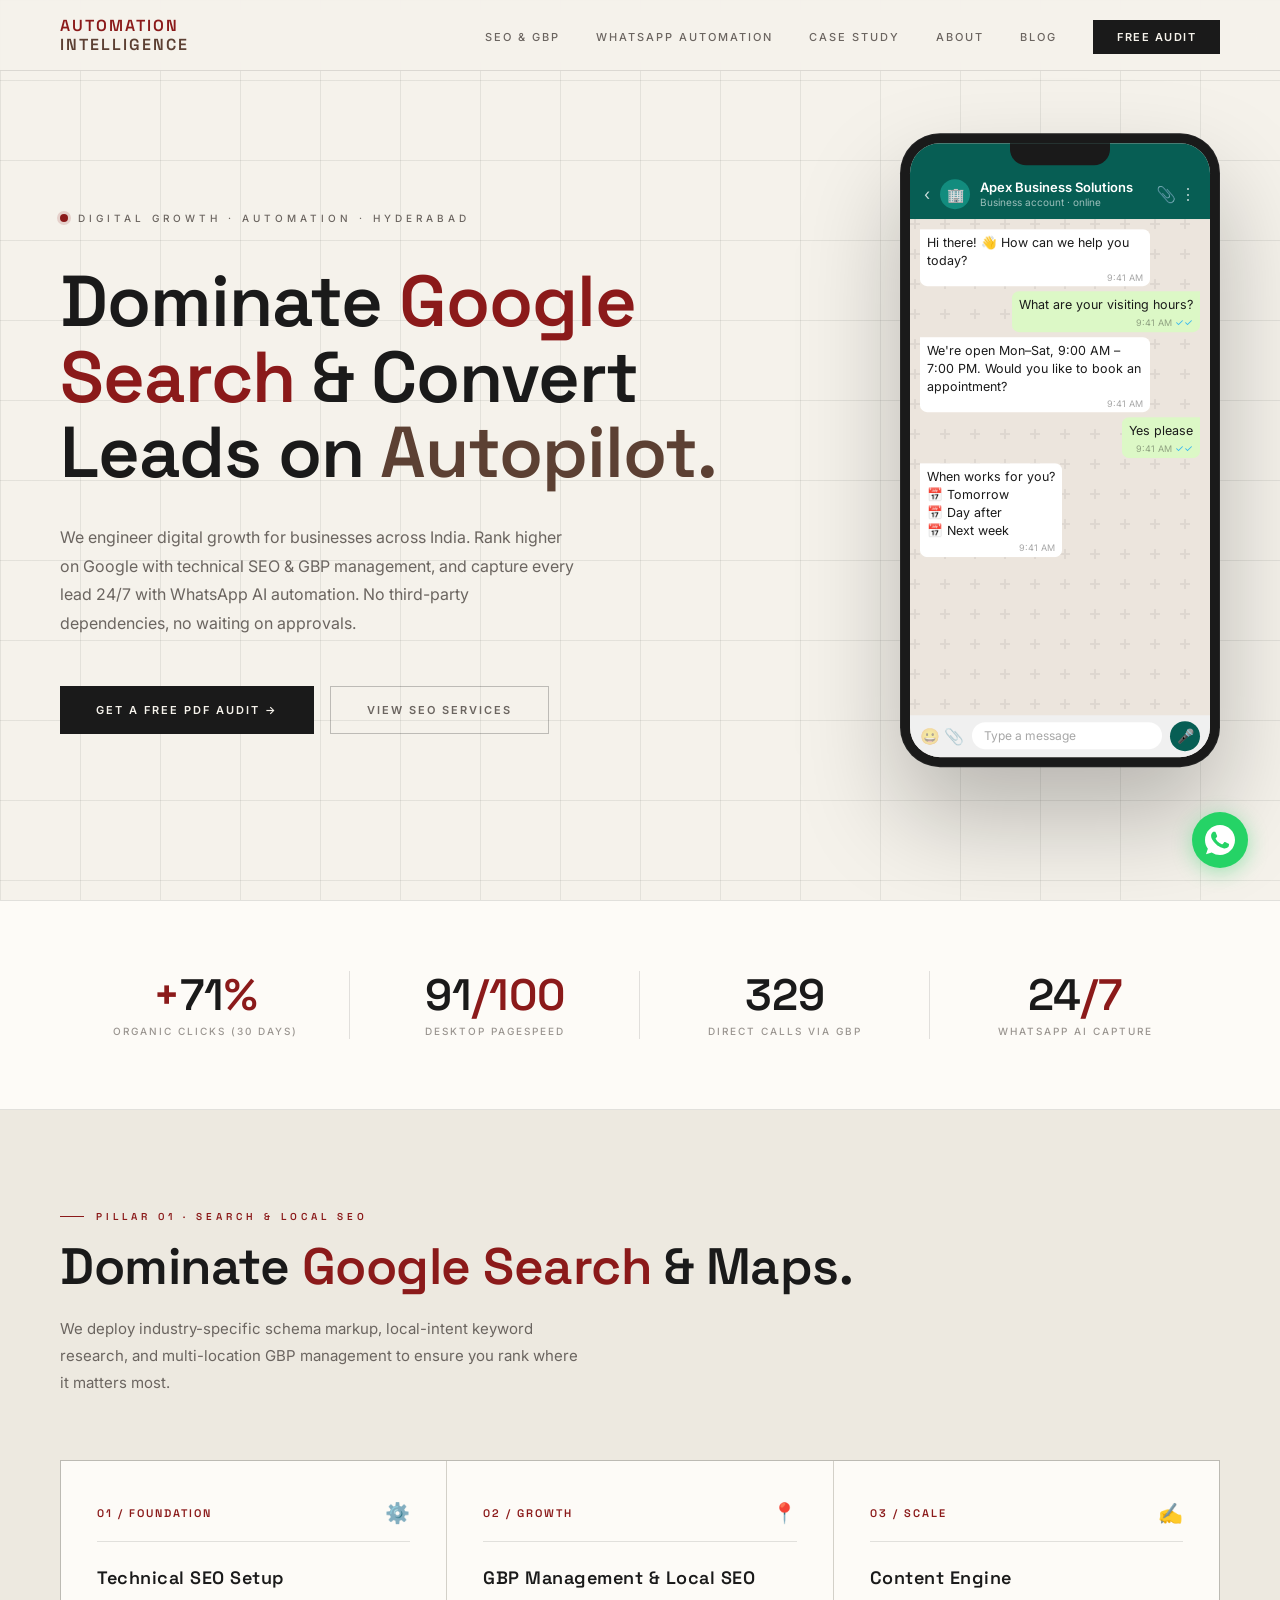
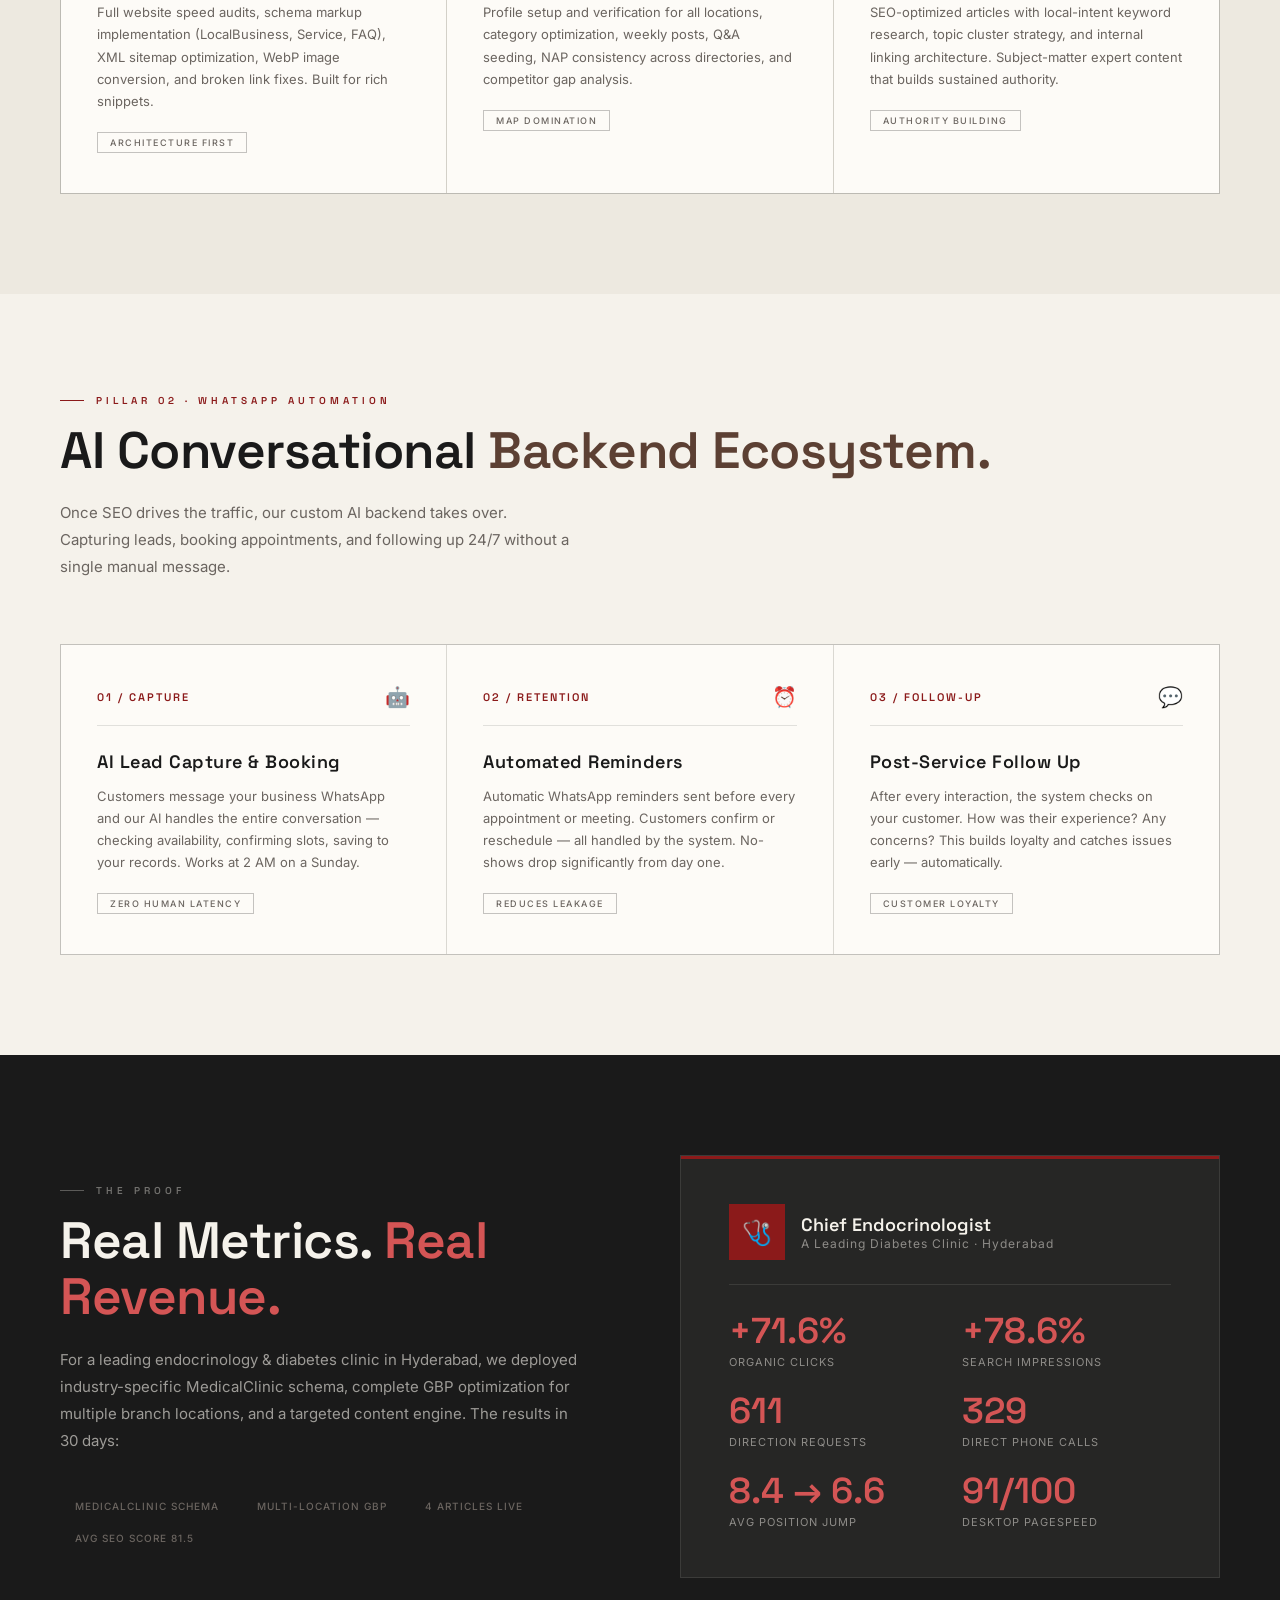
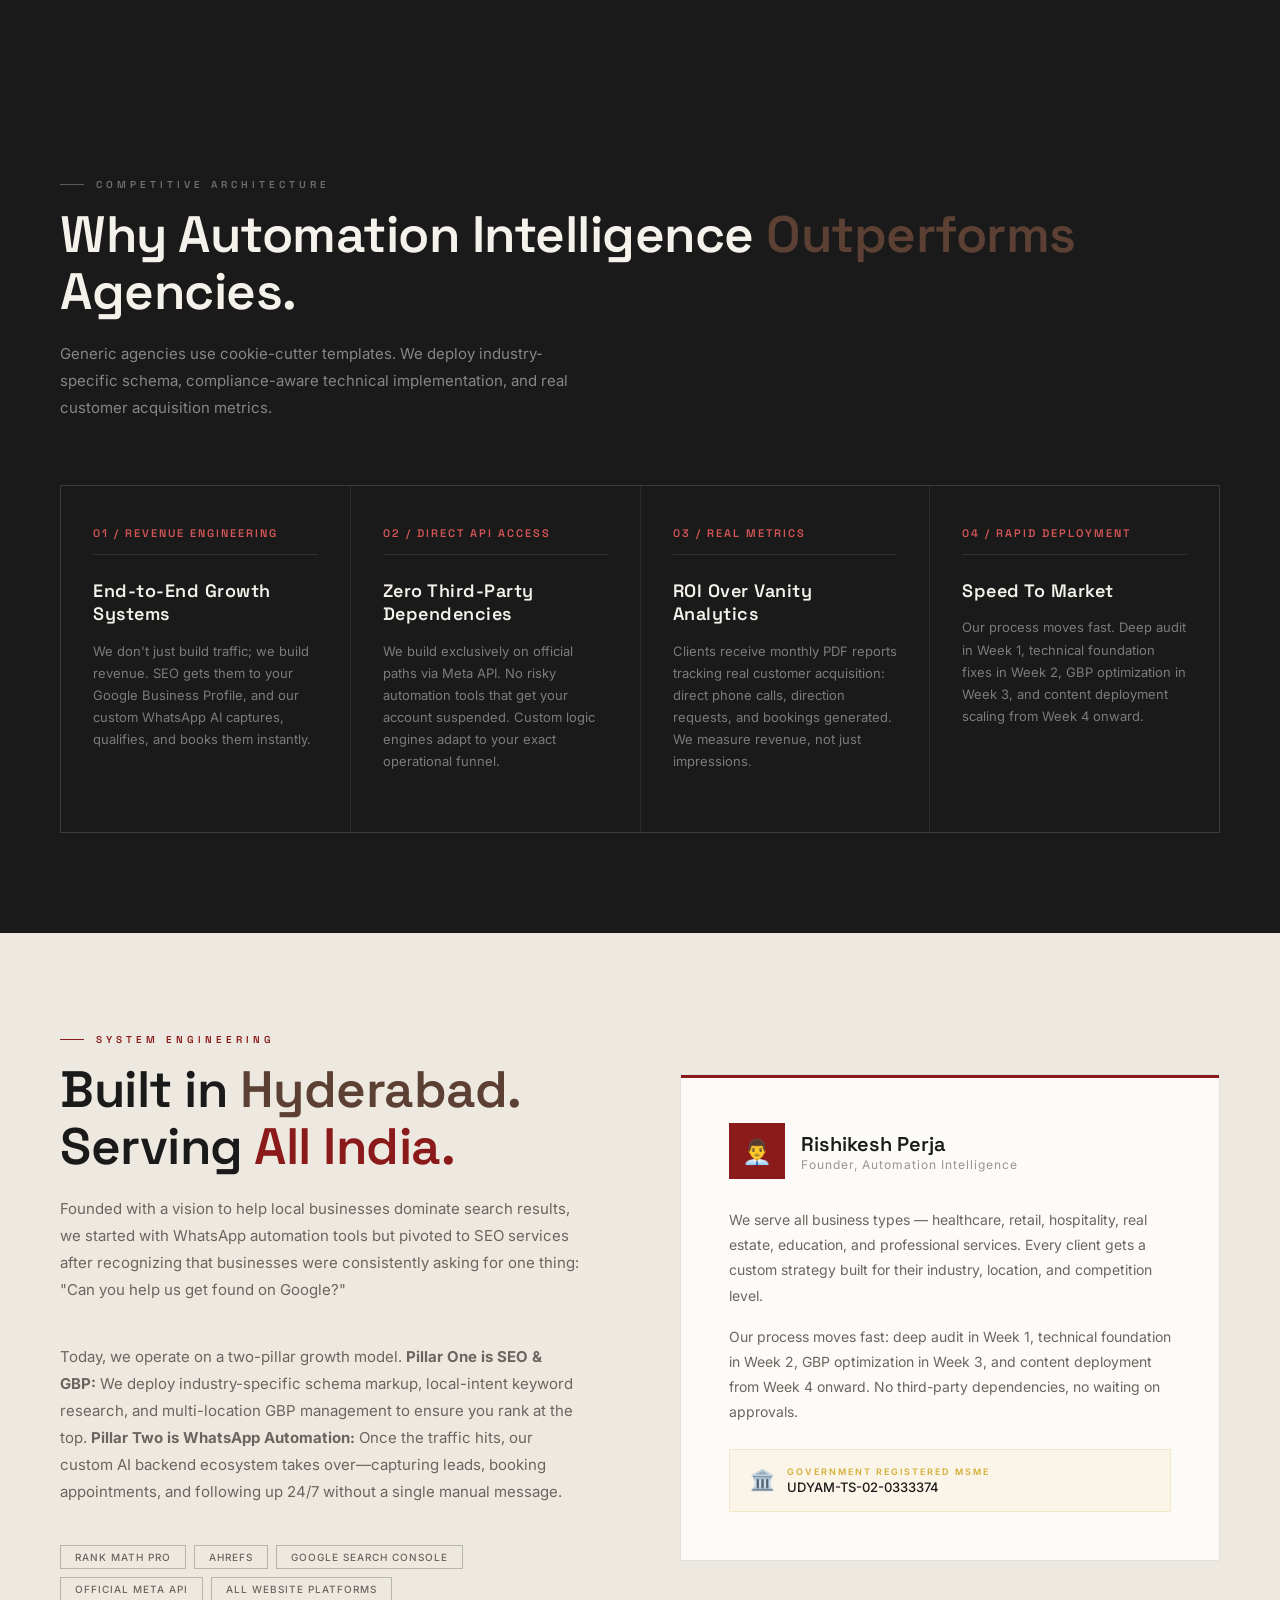
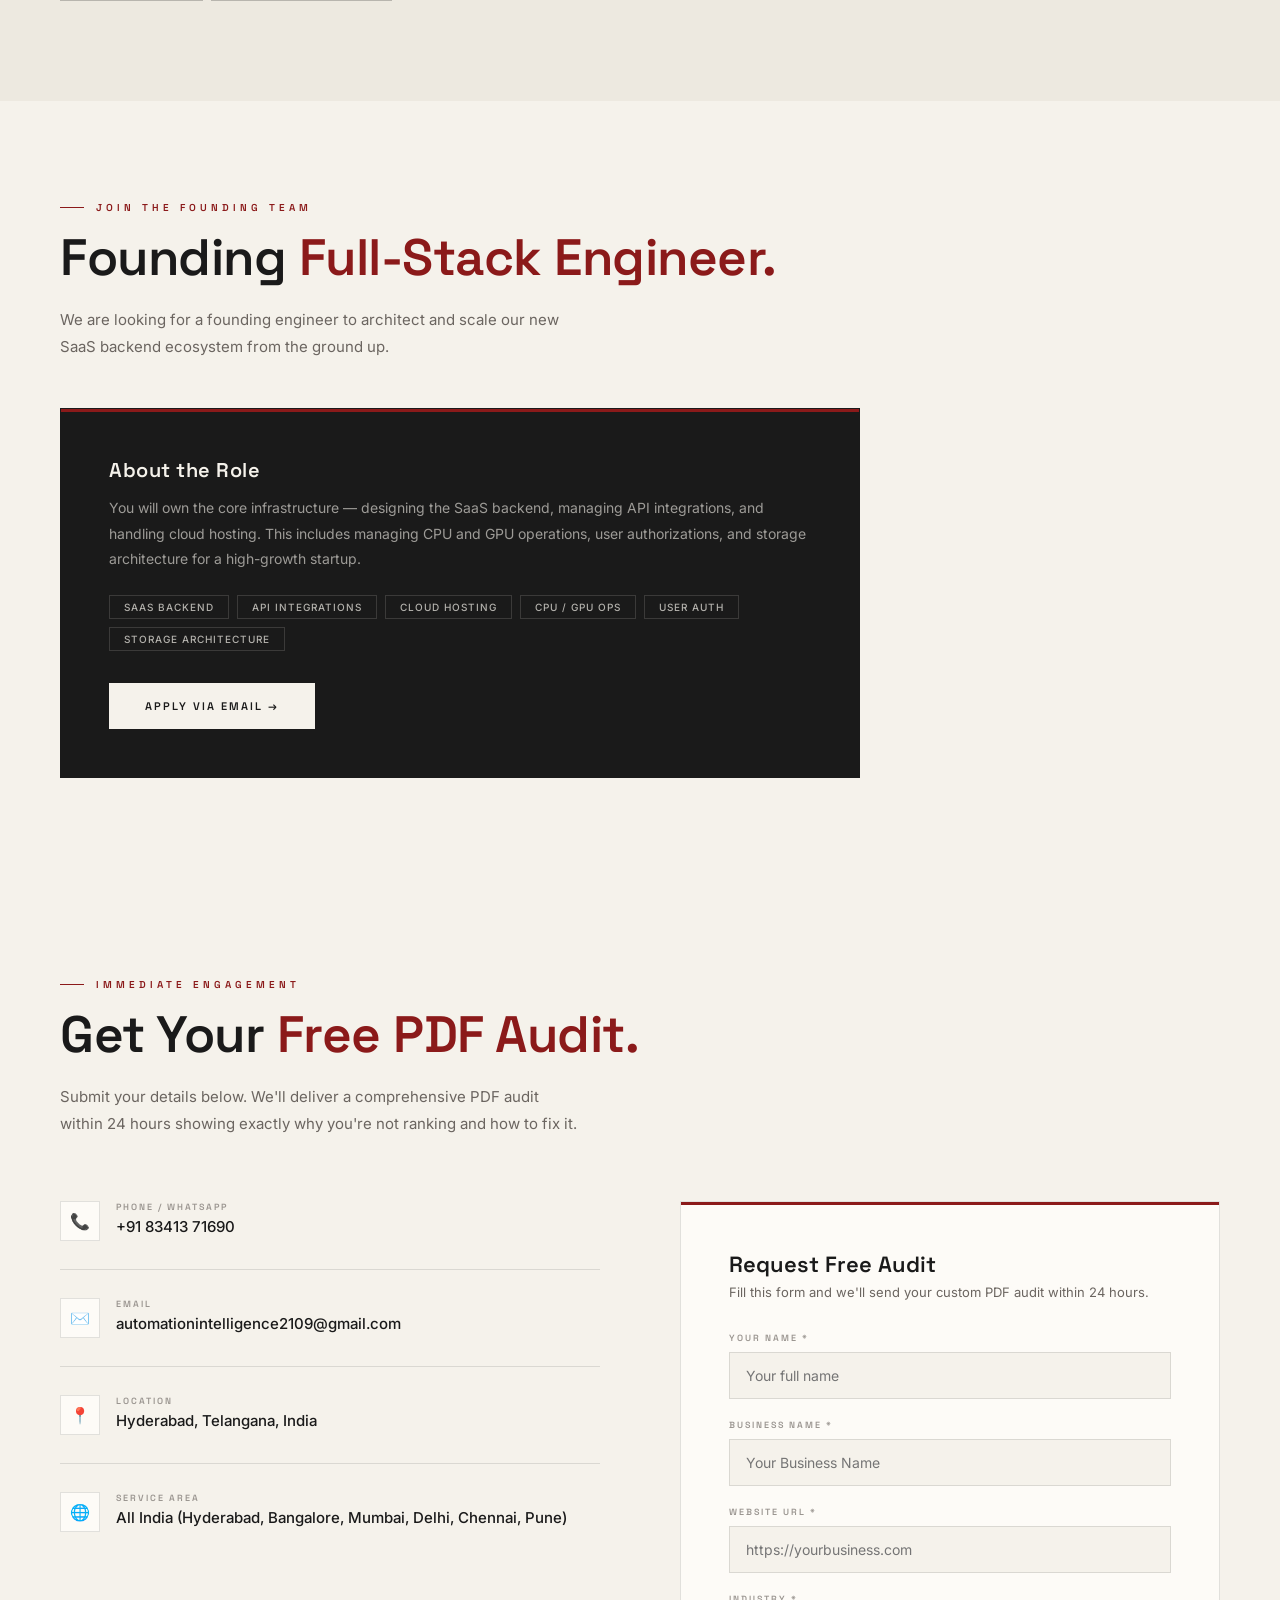
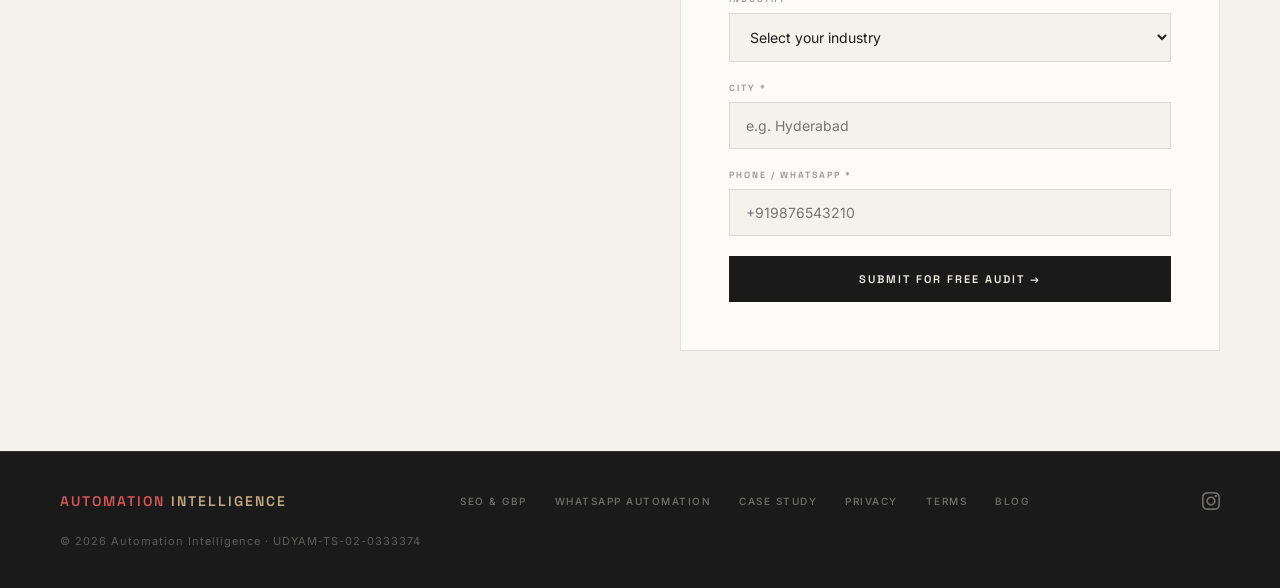
<file: index.html>
<!DOCTYPE html>
<html lang="en">
<head>
<meta charset="UTF-8">
<meta name="viewport" content="width=device-width, initial-scale=1.0">
<title>Automation Intelligence — SEO & WhatsApp Automation for Businesses</title>
<link rel="icon" type="image/x-icon" href="/favicon.ico">
<link rel="icon" type="image/png" sizes="32x32" href="/favicon-32x32.png">
<link rel="icon" type="image/png" sizes="16x16" href="/favicon-16x16.png">
<link rel="apple-touch-icon" sizes="180x180" href="/apple-touch-icon.png">
<link rel="manifest" href="/site.webmanifest">
<meta name="description" content="Automation Intelligence helps businesses across India dominate Google search and automate lead capture. Specializing in Technical SEO, Google Business Profile, and WhatsApp AI automation.">

<meta property="og:title" content="Automation Intelligence — Digital Growth & Automation">
<meta property="og:description" content="Dominate local search with industry-specific SEO and 24/7 WhatsApp AI automation.">
<meta property="og:type" content="website">
<meta property="og:url" content="https://automationintelligence.in/">
<meta property="og:image" content="https://automationintelligence.in/og-image.png">
<meta name="google-site-verification" content="5ESyq07wDT2f8B3qOu12J8its3qr6568YYkRnsnd6F0" />
<link rel="canonical" href="https://automationintelligence.in/">
<link href="https://fonts.googleapis.com/css2?family=Space+Grotesk:wght@300;400;500;600;700&family=Inter:wght@300;400;500;600&display=swap" rel="stylesheet">
<style>
:root {
  --bg: #F5F2EB;
  --bg-alt: #EDE9E0;
  --bg-card: #FDFBF7;
  --red: #8B1A1A;
  --red-light: #A63232;
  --brown: #5C4033;
  --brown-light: #7A6258;
  --text: #1A1A1A;
  --text-muted: #6B6560;
  --text-light: #9A9590;
  --border: rgba(26,26,26,0.12);
  --border-strong: rgba(26,26,26,0.25);
  --line: rgba(26,26,26,0.08);
  --wa-dark: #075E54;
  --wa-teal: #128C7E;
  --wa-light: #25D366;
  --wa-bg: #ECE5DD;
  --wa-bot: #FFFFFF;
  --wa-user: #DCF8C6;
}

* { margin: 0; padding: 0; box-sizing: border-box; }

html { scroll-behavior: smooth; }

body {
  font-family: 'Inter', sans-serif;
  background: var(--bg);
  color: var(--text);
  overflow-x: hidden;
  -webkit-font-smoothing: antialiased;
}

body::before {
  content: '';
  position: fixed;
  inset: 0;
  background-image: 
    linear-gradient(var(--line) 1px, transparent 1px),
    linear-gradient(90deg, var(--line) 1px, transparent 1px);
  background-size: 80px 80px;
  pointer-events: none;
  z-index: 0;
}

.circuit-dot {
  width: 8px;
  height: 8px;
  background: var(--red);
  border-radius: 50%;
  flex-shrink: 0;
  box-shadow: 0 0 0 3px rgba(139,26,26,0.15);
}

/* ─── NAVBAR ─── */
nav {
  position: fixed;
  top: 0;
  left: 0;
  right: 0;
  z-index: 100;
  padding: 16px 60px;
  display: flex;
  align-items: center;
  justify-content: space-between;
  backdrop-filter: blur(20px);
  background: rgba(245,242,235,0.9);
  border-bottom: 1px solid var(--border);
  transition: all 0.3s ease;
}

.nav-logo {
  font-family: 'Space Grotesk', sans-serif;
  font-size: 16px;
  font-weight: 600;
  letter-spacing: 2px;
  text-transform: uppercase;
  line-height: 1.2;
}

.nav-logo .red { color: var(--red); }
.nav-logo .brown { color: var(--brown); }

.nav-links {
  display: flex;
  gap: 36px;
  list-style: none;
  align-items: center;
}

.nav-links a {
  color: var(--text-muted);
  text-decoration: none;
  font-size: 11px;
  font-weight: 500;
  letter-spacing: 2px;
  text-transform: uppercase;
  transition: color 0.3s;
}

.nav-links a:hover { color: var(--text); }

.nav-cta {
  background: var(--text) !important;
  color: var(--bg) !important;
  padding: 10px 24px !important;
  border-radius: 0 !important;
  font-weight: 600 !important;
  letter-spacing: 1.5px !important;
}

.nav-cta:hover { background: var(--red) !important; color: white !important; }

/* ─── HAMBURGER ─── */
.nav-hamburger {
  display: none;
  flex-direction: column;
  gap: 5px;
  cursor: pointer;
  padding: 8px;
  z-index: 110;
}

.nav-hamburger span {
  width: 24px;
  height: 1.5px;
  background: var(--text);
  transition: all 0.3s;
}

.nav-hamburger.active span:nth-child(1) { transform: rotate(45deg) translate(5px, 5px); }
.nav-hamburger.active span:nth-child(2) { opacity: 0; }
.nav-hamburger.active span:nth-child(3) { transform: rotate(-45deg) translate(5px, -5px); }

/* ─── MOBILE MENU ─── */
.mobile-menu {
  display: none;
  position: fixed;
  inset: 0;
  background: rgba(245,242,235,0.98);
  z-index: 105;
  flex-direction: column;
  align-items: center;
  justify-content: center;
  gap: 28px;
  opacity: 0;
  pointer-events: none;
  transition: opacity 0.3s;
}

.mobile-menu.open { opacity: 1; pointer-events: all; }

.mobile-menu a {
  font-family: 'Space Grotesk', sans-serif;
  font-size: 24px;
  color: var(--text-muted);
  text-decoration: none;
  letter-spacing: 3px;
  text-transform: uppercase;
  font-weight: 500;
  transition: color 0.3s;
}

.mobile-menu a:hover { color: var(--red); }

/* ─── HERO ─── */
.hero {
  min-height: 100vh;
  display: flex;
  align-items: center;
  position: relative;
  overflow: hidden;
  padding: 140px 60px 100px;
}

.hero-content {
  position: relative;
  z-index: 2;
  max-width: 680px;
}

.hero-badge {
  display: inline-flex;
  align-items: center;
  gap: 10px;
  font-size: 10px;
  letter-spacing: 4px;
  text-transform: uppercase;
  color: var(--text-muted);
  margin-bottom: 40px;
  font-weight: 500;
}

.hero-badge .circuit-dot { animation: pulse 2s infinite; }

@keyframes pulse {
  0%, 100% { opacity: 1; transform: scale(1); }
  50% { opacity: 0.5; transform: scale(1.4); }
}

.hero h1 {
  font-family: 'Space Grotesk', sans-serif;
  font-size: clamp(40px, 6vw, 72px);
  font-weight: 600;
  line-height: 1.05;
  letter-spacing: -1px;
  margin-bottom: 32px;
}

.hero h1 .red { color: var(--red); }
.hero h1 .brown { color: var(--brown); }

.hero p {
  font-size: 16px;
  color: var(--text-muted);
  line-height: 1.8;
  max-width: 520px;
  margin-bottom: 48px;
  font-weight: 400;
}

.hero-actions {
  display: flex;
  gap: 16px;
  flex-wrap: wrap;
}

.btn-primary {
  background: var(--text);
  color: var(--bg);
  padding: 16px 36px;
  font-size: 11px;
  font-weight: 600;
  text-decoration: none;
  border: none;
  cursor: pointer;
  transition: all 0.3s;
  letter-spacing: 2px;
  text-transform: uppercase;
  display: inline-flex;
  align-items: center;
  gap: 8px;
}

.btn-primary:hover {
  background: var(--red);
  color: white;
  transform: translateY(-2px);
}

.btn-secondary {
  background: transparent;
  color: var(--text-muted);
  padding: 16px 36px;
  font-size: 11px;
  font-weight: 600;
  text-decoration: none;
  border: 1px solid var(--border-strong);
  cursor: pointer;
  transition: all 0.3s;
  letter-spacing: 2px;
  text-transform: uppercase;
  display: inline-flex;
  align-items: center;
  gap: 8px;
}

.btn-secondary:hover {
  border-color: var(--text);
  color: var(--text);
}

/* ─── PHONE MOCKUP ─── */
.hero-visual {
  position: absolute;
  right: 60px;
  top: 50%;
  transform: translateY(-50%);
  width: 320px;
}

.phone-frame {
  background: #1a1a1a;
  border-radius: 40px;
  padding: 10px;
  box-shadow: 
    0 50px 100px rgba(0,0,0,0.25),
    0 0 0 1px rgba(255,255,255,0.08),
    inset 0 0 0 1px rgba(255,255,255,0.05);
  position: relative;
}

.phone-notch {
  width: 100px;
  height: 22px;
  background: #1a1a1a;
  border-radius: 0 0 16px 16px;
  position: absolute;
  top: 10px;
  left: 50%;
  transform: translateX(-50%);
  z-index: 10;
}

.phone-screen {
  border-radius: 30px;
  overflow: hidden;
  background: var(--wa-bg);
}

/* ─── WHATSAPP CHAT UI ─── */
.wa-header {
  background: var(--wa-dark);
  padding: 36px 14px 10px;
  display: flex;
  align-items: center;
  gap: 10px;
}

.wa-back {
  color: rgba(255,255,255,0.8);
  font-size: 16px;
  flex-shrink: 0;
}

.wa-avatar {
  width: 30px;
  height: 30px;
  background: var(--wa-teal);
  border-radius: 50%;
  display: flex;
  align-items: center;
  justify-content: center;
  font-size: 14px;
  flex-shrink: 0;
}

.wa-header-info { flex: 1; }

.wa-header-name {
  font-family: 'Inter', sans-serif;
  font-size: 13px;
  font-weight: 600;
  color: white;
  line-height: 1.2;
}

.wa-header-status {
  font-family: 'Inter', sans-serif;
  font-size: 10px;
  color: rgba(255,255,255,0.6);
}

.wa-header-actions {
  display: flex;
  gap: 14px;
  color: rgba(255,255,255,0.7);
  font-size: 16px;
}

.wa-chat {
  padding: 10px 10px 14px;
  min-height: 340px;
  display: flex;
  flex-direction: column;
  gap: 5px;
  background: var(--wa-bg);
  position: relative;
}

.wa-chat::before {
  content: '';
  position: absolute;
  inset: 0;
  opacity: 0.06;
  background-image: url("data:image/svg+xml,%3Csvg width='60' height='60' viewBox='0 0 60 60' xmlns='http://www.w3.org/2000/svg'%3E%3Cg fill='none' fill-rule='evenodd'%3E%3Cg fill='%23000000' fill-opacity='1'%3E%3Cpath d='M36 34v-4h-2v4h-4v2h4v4h2v-4h4v-2h-4zm0-30V0h-2v4h-4v2h4v4h2V6h4V4h-4zM6 34v-4H4v4H0v2h4v4h2v-4h4v-2H6zM6 4V0H4v4H0v2h4v4h2V6h4V4H6z'/%3E%3C/g%3E%3C/g%3E%3C/svg%3E");
  pointer-events: none;
}

.wa-msg {
  max-width: 82%;
  padding: 5px 7px 2px;
  border-radius: 6px;
  font-family: 'Inter', sans-serif;
  font-size: 12.5px;
  line-height: 1.45;
  position: relative;
  z-index: 1;
}

.wa-msg.bot {
  background: var(--wa-bot);
  align-self: flex-start;
  border-radius: 0 7px 7px 7px;
  color: #1a1a1a;
}

.wa-msg.user {
  background: var(--wa-user);
  align-self: flex-end;
  border-radius: 7px 0 7px 7px;
  color: #1a1a1a;
}

.wa-msg .wa-time {
  font-size: 9px;
  color: rgba(0,0,0,0.35);
  text-align: right;
  margin-top: 1px;
  display: flex;
  align-items: center;
  justify-content: flex-end;
  gap: 3px;
}

.wa-msg .wa-time .wa-check {
  color: #34B7F1;
  font-size: 10px;
}

.wa-input-bar {
  background: #F0F0F0;
  padding: 6px 10px;
  display: flex;
  align-items: center;
  gap: 8px;
}

.wa-input {
  flex: 1;
  background: white;
  border-radius: 20px;
  padding: 6px 12px;
  font-size: 12px;
  color: rgba(0,0,0,0.35);
  font-family: 'Inter', sans-serif;
}

.wa-input-icons {
  display: flex;
  gap: 12px;
  color: rgba(0,0,0,0.4);
  font-size: 16px;
}

.wa-send {
  width: 30px;
  height: 30px;
  background: var(--wa-dark);
  border-radius: 50%;
  display: flex;
  align-items: center;
  justify-content: center;
  color: white;
  font-size: 14px;
  flex-shrink: 0;
}

/* ─── STATS ─── */
.stats {
  padding: 48px 60px;
  border-top: 1px solid var(--border);
  border-bottom: 1px solid var(--border);
  display: grid;
  grid-template-columns: repeat(4, 1fr);
  gap: 0;
  background: var(--bg-card);
  position: relative;
}

.stat-item {
  text-align: center;
  padding: 24px;
  position: relative;
}

.stat-item:not(:last-child)::after {
  content: '';
  position: absolute;
  right: 0;
  top: 20%;
  height: 60%;
  width: 1px;
  background: var(--border);
}

.stat-num {
  font-family: 'Space Grotesk', sans-serif;
  font-size: clamp(28px, 4vw, 44px);
  font-weight: 600;
  color: var(--text);
  line-height: 1;
  margin-bottom: 8px;
}

.stat-num span { color: var(--red); }

.stat-label {
  font-size: 10px;
  color: var(--text-light);
  letter-spacing: 2px;
  text-transform: uppercase;
  font-weight: 500;
}

/* ─── SECTION BASE ─── */
section { padding: 100px 60px; position: relative; }

.section-label {
  font-family: 'Space Grotesk', sans-serif;
  font-size: 10px;
  letter-spacing: 4px;
  text-transform: uppercase;
  color: var(--red);
  margin-bottom: 16px;
  font-weight: 600;
  display: flex;
  align-items: center;
  gap: 12px;
}

.section-label::before {
  content: '';
  width: 24px;
  height: 1px;
  background: var(--red);
}

.section-title {
  font-family: 'Space Grotesk', sans-serif;
  font-size: clamp(32px, 4vw, 52px);
  font-weight: 600;
  line-height: 1.1;
  margin-bottom: 20px;
  letter-spacing: -0.5px;
}

.section-title .red { color: var(--red); }
.section-title .brown { color: var(--brown); }

.section-sub {
  font-size: 15px;
  color: var(--text-muted);
  line-height: 1.8;
  max-width: 520px;
  font-weight: 400;
}

/* ─── SERVICES ─── */
#services-seo { background: var(--bg-alt); }
#services-wa { background: var(--bg); }

.services-grid {
  display: grid;
  grid-template-columns: repeat(3, 1fr);
  gap: 1px;
  margin-top: 64px;
  background: var(--border);
  border: 1px solid var(--border);
}

.service-card {
  background: var(--bg-card);
  padding: 40px 36px;
  transition: all 0.3s ease;
  position: relative;
}

.service-card:hover { background: var(--bg-alt); }

.service-card-header {
  display: flex;
  align-items: center;
  justify-content: space-between;
  margin-bottom: 24px;
  padding-bottom: 16px;
  border-bottom: 1px solid var(--border);
}

.service-num {
  font-family: 'Space Grotesk', sans-serif;
  font-size: 11px;
  font-weight: 600;
  color: var(--red);
  letter-spacing: 2px;
}

.service-icon { font-size: 20px; }

.service-card h3 {
  font-family: 'Space Grotesk', sans-serif;
  font-size: 18px;
  font-weight: 600;
  margin-bottom: 12px;
  color: var(--text);
  letter-spacing: 0.5px;
}

.service-card p {
  font-size: 13px;
  color: var(--text-muted);
  line-height: 1.7;
  font-weight: 400;
}

.service-tag {
  display: inline-block;
  border: 1px solid var(--border-strong);
  color: var(--text-muted);
  font-size: 9px;
  padding: 4px 12px;
  margin-top: 20px;
  letter-spacing: 1.5px;
  text-transform: uppercase;
  font-weight: 500;
}

/* ─── CASE STUDY ─── */
#case-study {
  background: var(--text);
  color: var(--bg);
  display: grid;
  grid-template-columns: 1fr 1fr;
  gap: 80px;
  align-items: center;
}

#case-study .section-label { color: rgba(245,242,235,0.4); }
#case-study .section-label::before { background: rgba(245,242,235,0.3); }
#case-study .section-title { color: var(--bg); }
#case-study .section-title .red { color: #D45555; }
#case-study .section-sub { color: rgba(245,242,235,0.6); }

.case-study-card {
  background: rgba(245,242,235,0.05);
  border: 1px solid rgba(245,242,235,0.1);
  padding: 48px;
  position: relative;
}

.case-study-card::before {
  content: '';
  position: absolute;
  top: 0;
  left: 0;
  right: 0;
  height: 3px;
  background: var(--red);
}

.case-study-header {
  display: flex;
  align-items: center;
  gap: 16px;
  margin-bottom: 28px;
  padding-bottom: 24px;
  border-bottom: 1px solid rgba(245,242,235,0.1);
}

.case-study-avatar {
  width: 56px;
  height: 56px;
  background: var(--red);
  display: flex;
  align-items: center;
  justify-content: center;
  font-size: 24px;
  color: white;
}

.case-study-name {
  font-family: 'Space Grotesk', sans-serif;
  font-size: 18px;
  font-weight: 600;
  color: var(--bg);
}

.case-study-title {
  font-size: 12px;
  color: rgba(245,242,235,0.5);
  letter-spacing: 1px;
}

.case-study-stats {
  display: grid;
  grid-template-columns: 1fr 1fr;
  gap: 24px;
}

.cs-stat-num {
  font-family: 'Space Grotesk', sans-serif;
  font-size: clamp(28px, 3vw, 36px);
  font-weight: 600;
  color: #D45555;
  line-height: 1;
  margin-bottom: 6px;
}

.cs-stat-label {
  font-size: 11px;
  color: rgba(245,242,235,0.5);
  letter-spacing: 1px;
  text-transform: uppercase;
}

/* ─── WHY BETTER ─── */
#why {
  background: var(--text);
  color: var(--bg);
}

#why .section-label { color: rgba(245,242,235,0.4); }
#why .section-label::before { background: rgba(245,242,235,0.3); }
#why .section-title { color: var(--bg); }
#why .section-title .red { color: #D45555; }
#why .section-sub { color: rgba(245,242,235,0.5); }

.why-grid {
  display: grid;
  grid-template-columns: repeat(4, 1fr);
  gap: 1px;
  margin-top: 64px;
  background: rgba(245,242,235,0.08);
  border: 1px solid rgba(245,242,235,0.08);
}

.why-card {
  background: var(--text);
  padding: 40px 32px;
  transition: background 0.3s;
}

.why-card:hover { background: rgba(245,242,235,0.03); }

.why-card-num {
  font-family: 'Space Grotesk', sans-serif;
  font-size: 11px;
  font-weight: 600;
  color: #D45555;
  letter-spacing: 2px;
  margin-bottom: 24px;
  padding-bottom: 14px;
  border-bottom: 1px solid rgba(245,242,235,0.1);
}

.why-card h3 {
  font-family: 'Space Grotesk', sans-serif;
  font-size: 18px;
  font-weight: 600;
  color: var(--bg);
  margin-bottom: 14px;
  letter-spacing: 0.5px;
  line-height: 1.3;
}

.why-card > p {
  font-size: 13px;
  color: rgba(245,242,235,0.45);
  line-height: 1.7;
  margin-bottom: 20px;
}

/* ─── ABOUT ─── */
#about {
  background: var(--bg-alt);
  display: grid;
  grid-template-columns: 1fr 1fr;
  gap: 80px;
  align-items: center;
}

.about-card {
  background: var(--bg-card);
  border: 1px solid var(--border);
  padding: 48px;
  position: relative;
}

.about-card::before {
  content: '';
  position: absolute;
  top: 0;
  left: 0;
  right: 0;
  height: 3px;
  background: var(--red);
}

.about-card-header {
  display: flex;
  align-items: center;
  gap: 16px;
  margin-bottom: 28px;
}

.about-avatar {
  width: 56px;
  height: 56px;
  background: var(--red);
  display: flex;
  align-items: center;
  justify-content: center;
  font-size: 24px;
  color: white;
}

.about-name {
  font-family: 'Space Grotesk', sans-serif;
  font-size: 20px;
  font-weight: 600;
  color: var(--text);
}

.about-title { font-size: 12px; color: var(--text-light); letter-spacing: 1px; }

.about-card p {
  font-size: 14px;
  color: var(--text-muted);
  line-height: 1.8;
  font-weight: 400;
  margin-bottom: 16px;
}

.about-tags { display: flex; flex-wrap: wrap; gap: 8px; margin-top: 24px; }

.about-tag {
  border: 1px solid var(--border-strong);
  color: var(--text-muted);
  font-size: 10px;
  padding: 5px 14px;
  letter-spacing: 1px;
  text-transform: uppercase;
  font-weight: 500;
}

.msme-badge {
  background: rgba(212,175,55,0.08);
  border: 1px solid rgba(212,175,55,0.2);
  padding: 16px 20px;
  margin-top: 24px;
  display: flex;
  align-items: center;
  gap: 12px;
}

.msme-badge .icon { font-size: 20px; }
.msme-badge .msme-label { font-size: 9px; color: #D4AF37; letter-spacing: 2px; text-transform: uppercase; font-weight: 600; }
.msme-badge .msme-num { font-size: 13px; color: var(--text); font-weight: 500; margin-top: 2px; }

/* ─── HIRING ─── */
#hiring {
  background: var(--bg);
  position: relative;
}

.hiring-card {
  background: var(--text);
  color: var(--bg);
  border: 1px solid var(--text);
  padding: 48px;
  position: relative;
  margin-top: 48px;
  max-width: 800px;
}

.hiring-card::before {
  content: '';
  position: absolute;
  top: 0;
  left: 0;
  right: 0;
  height: 3px;
  background: var(--red);
}

.hiring-tags {
  display: flex;
  flex-wrap: wrap;
  gap: 8px;
  margin: 24px 0 32px;
}

.hiring-tag {
  border: 1px solid rgba(245,242,235,0.15);
  color: rgba(245,242,235,0.7);
  font-size: 10px;
  padding: 5px 14px;
  letter-spacing: 1px;
  text-transform: uppercase;
  font-weight: 500;
}

.btn-apply {
  display: inline-flex;
  align-items: center;
  gap: 8px;
  background: var(--bg);
  color: var(--text);
  padding: 16px 36px;
  font-family: 'Space Grotesk', sans-serif;
  font-size: 11px;
  font-weight: 600;
  text-decoration: none;
  border: none;
  cursor: pointer;
  transition: all 0.3s;
  letter-spacing: 2px;
  text-transform: uppercase;
}

.btn-apply:hover {
  background: #D45555;
  color: white;
  transform: translateY(-2px);
}

/* ─── CONTACT ─── */
#contact { background: var(--bg); }

.contact-grid {
  display: grid;
  grid-template-columns: 1fr 1fr;
  gap: 80px;
  margin-top: 64px;
  align-items: start;
}

.contact-info { display: flex; flex-direction: column; gap: 28px; }

.contact-item {
  display: flex;
  gap: 16px;
  align-items: flex-start;
  padding-bottom: 28px;
  border-bottom: 1px solid var(--border);
}

.contact-item:last-child { border-bottom: none; padding-bottom: 0; }

.contact-icon {
  width: 40px;
  height: 40px;
  background: var(--bg-card);
  border: 1px solid var(--border);
  display: flex;
  align-items: center;
  justify-content: center;
  font-size: 16px;
  flex-shrink: 0;
}

.contact-label {
  font-family: 'Space Grotesk', sans-serif;
  font-size: 9px;
  color: var(--text-light);
  letter-spacing: 2px;
  text-transform: uppercase;
  margin-bottom: 4px;
  font-weight: 600;
}

.contact-value { font-size: 15px; color: var(--text); font-weight: 500; }
.contact-value a { color: var(--text); text-decoration: none; }
.contact-value a:hover { color: var(--red); }

.contact-form {
  background: var(--bg-card);
  border: 1px solid var(--border);
  padding: 48px;
  position: relative;
}

.contact-form::before {
  content: '';
  position: absolute;
  top: 0;
  left: 0;
  right: 0;
  height: 3px;
  background: var(--red);
}

.contact-form h3 {
  font-family: 'Space Grotesk', sans-serif;
  font-size: 22px;
  margin-bottom: 6px;
  font-weight: 600;
}

.contact-form > p {
  font-size: 13px;
  color: var(--text-muted);
  margin-bottom: 32px;
  font-weight: 400;
}

.form-group { margin-bottom: 20px; }

.form-group label {
  display: block;
  font-family: 'Space Grotesk', sans-serif;
  font-size: 9px;
  color: var(--text-light);
  letter-spacing: 2px;
  text-transform: uppercase;
  margin-bottom: 8px;
  font-weight: 600;
}

.form-group input,
.form-group textarea,
.form-group select {
  width: 100%;
  background: var(--bg);
  border: 1px solid var(--border);
  padding: 14px 16px;
  color: var(--text);
  font-family: 'Inter', sans-serif;
  font-size: 14px;
  transition: border-color 0.3s;
  outline: none;
}

.form-group input:focus,
.form-group textarea:focus,
.form-group select:focus { border-color: var(--red); }

.form-group input.error,
.form-group textarea.error { border-color: #D45555; }

.form-group select option { background: var(--bg); color: var(--text); }
.form-group textarea { height: 80px; resize: none; }

.form-submit {
  width: 100%;
  background: var(--text);
  color: var(--bg);
  border: none;
  padding: 16px;
  font-family: 'Space Grotesk', sans-serif;
  font-size: 11px;
  font-weight: 600;
  letter-spacing: 2px;
  text-transform: uppercase;
  cursor: pointer;
  transition: all 0.3s;
}

.form-submit:hover { background: var(--red); color: white; }
.form-submit:disabled { opacity: 0.5; cursor: not-allowed; }

.form-submit .spinner {
  display: inline-block;
  width: 14px;
  height: 14px;
  border: 2px solid rgba(245,242,235,0.3);
  border-top-color: var(--bg);
  border-radius: 50%;
  animation: spin 0.6s linear infinite;
  vertical-align: middle;
  margin-right: 8px;
}

@keyframes spin { to { transform: rotate(360deg); } }

.form-status {
  margin-top: 16px;
  padding: 12px 16px;
  font-size: 13px;
  display: none;
}

.form-status.success {
  display: block;
  background: rgba(139,26,26,0.06);
  border: 1px solid rgba(139,26,26,0.2);
  color: var(--red);
}

.form-status.error {
  display: block;
  background: rgba(212,85,85,0.06);
  border: 1px solid rgba(212,85,85,0.2);
  color: #D45555;
}

/* ─── TOAST ─── */
.toast {
  position: fixed;
  bottom: 32px;
  left: 50%;
  transform: translateX(-50%) translateY(20px);
  background: var(--text);
  color: var(--bg);
  padding: 14px 28px;
  font-size: 12px;
  font-weight: 500;
  letter-spacing: 1px;
  z-index: 200;
  opacity: 0;
  pointer-events: none;
  transition: all 0.3s ease;
}

.toast.show { opacity: 1; transform: translateX(-50%) translateY(0); }

/* ─── FOOTER ─── */
footer {
  background: var(--text);
  border-top: 1px solid rgba(245,242,235,0.1);
  padding: 40px 60px;
  display: flex;
  align-items: center;
  justify-content: space-between;
  flex-wrap: wrap;
  gap: 24px;
}

.footer-logo {
  font-family: 'Space Grotesk', sans-serif;
  font-size: 14px;
  font-weight: 600;
  color: var(--bg);
  letter-spacing: 2px;
  text-transform: uppercase;
}

.footer-logo .red { color: #D45555; }
.footer-logo .brown { color: #C4A882; }

.footer-links { display: flex; gap: 28px; flex-wrap: wrap; }

.footer-links a {
  color: rgba(245,242,235,0.4);
  text-decoration: none;
  font-size: 10px;
  letter-spacing: 1.5px;
  text-transform: uppercase;
  font-weight: 500;
  transition: color 0.3s;
}

.footer-links a:hover { color: var(--bg); }

.footer-social { display: flex; gap: 16px; align-items: center; }
.footer-social a { color: rgba(245,242,235,0.4); transition: color 0.3s; display: flex; align-items: center; }
.footer-social a:hover { color: var(--bg); }
.footer-social svg { width: 18px; height: 18px; fill: currentColor; }

.footer-copy { font-size: 11px; color: rgba(245,242,235,0.3); letter-spacing: 1px; }

/* ─── ANIMATIONS ─── */
@keyframes fadeUp {
  from { opacity: 0; transform: translateY(30px); }
  to { opacity: 1; transform: translateY(0); }
}

.reveal {
  opacity: 0;
  transform: translateY(40px);
  transition: all 0.7s ease;
}

.reveal.visible { opacity: 1; transform: translateY(0); }

/* ─── WHATSAPP FLOAT ─── */
.wa-float {
  position: fixed;
  bottom: 32px;
  right: 32px;
  background: #25D366;
  width: 56px;
  height: 56px;
  border-radius: 50%;
  display: flex;
  align-items: center;
  justify-content: center;
  box-shadow: 0 4px 20px rgba(37,211,102,0.4);
  text-decoration: none;
  z-index: 99;
  transition: all 0.3s;
  animation: bounceIn 1s ease 1s both;
}

.wa-float:hover {
  transform: scale(1.1);
  box-shadow: 0 8px 30px rgba(37,211,102,0.5);
}

.wa-float svg {
  width: 30px;
  height: 30px;
  fill: white;
}

@keyframes bounceIn {
  from { opacity: 0; transform: scale(0); }
  to { opacity: 1; transform: scale(1); }
}

/* ─── MOBILE ─── */
@media (max-width: 900px) {
  nav { padding: 14px 24px; }
  .nav-links { display: none; }
  .nav-hamburger { display: flex; }
  .mobile-menu { display: flex; }

  .hero {
    padding: 120px 24px 60px;
    flex-direction: column;
    min-height: auto;
  }

  .hero-content {
    max-width: 100%;
  }

  .hero-visual {
    position: relative;
    right: auto;
    top: auto;
    transform: none;
    width: 100%;
    max-width: 340px;
    margin: 48px auto 0;
  }

  .wa-chat {
    min-height: 260px;
  }

  .stats { grid-template-columns: repeat(2, 1fr); padding: 32px 24px; gap: 0; }
  .stat-item:not(:last-child)::after { display: none; }
  .stat-item { border-bottom: 1px solid var(--border); padding-bottom: 20px; }
  section { padding: 60px 24px; }
  .services-grid { grid-template-columns: 1fr; }
  .service-card { padding: 28px 24px; }
  .why-grid { grid-template-columns: 1fr; }
  .why-card { padding: 32px 24px; }
  #case-study { grid-template-columns: 1fr; gap: 40px; }
  .case-study-card { padding: 32px 24px; }
  #about { grid-template-columns: 1fr; padding: 60px 24px; }
  .about-card { padding: 32px 24px; }
  .contact-grid { grid-template-columns: 1fr; }
  .contact-form { padding: 32px 24px; }
  footer { flex-direction: column; gap: 20px; padding: 32px 24px; text-align: center; }
  .footer-links { flex-wrap: wrap; justify-content: center; }
  .wa-float { bottom: 20px; right: 20px; width: 48px; height: 48px; }
  .wa-float svg { width: 26px; height: 26px; }
}
</style>
  <meta name="google-site-verification" content="fMJnXVGP9mSZp2E3HaQVcEvlOTZJjWzz9yiZ0RetNEw" />
  <meta name="facebook-domain-verification" content="6gsje1o5a2cf0ddndj0oj4sil7uveu" />
</head>
<body>

<!-- NAVBAR -->
<nav>
  <div class="nav-logo"><span class="red">Automation</span><br><span class="brown">Intelligence</span></div>
  <ul class="nav-links">
    <li><a href="#services-seo">SEO & GBP</a></li>
    <li><a href="#services-wa">WhatsApp Automation</a></li>
    <li><a href="#case-study">Case Study</a></li>
    <li><a href="#about">About</a></li>
    <li><a href="/blog/">Blog</a></li>
    <li><a href="#contact" class="nav-cta">Free Audit</a></li>
  </ul>
  <div class="nav-hamburger" id="hamburger" aria-label="Menu" role="button" tabindex="0">
    <span></span><span></span><span></span>
  </div>
</nav>

<!-- MOBILE MENU -->
<div class="mobile-menu" id="mobileMenu">
  <a href="#services-seo" class="mobile-nav-link">SEO & GBP</a>
  <a href="#services-wa" class="mobile-nav-link">WhatsApp Automation</a>
  <a href="#case-study" class="mobile-nav-link">Case Study</a>
  <a href="#about" class="mobile-nav-link">About</a>
  <a href="/blog/" class="mobile-nav-link">Blog</a>
  <a href="#contact" class="mobile-nav-link" style="color: var(--red);">Free Audit →</a>
</div>

<!-- HERO -->
<section class="hero">
  <div class="hero-content">
    <div class="hero-badge">
      <div class="circuit-dot"></div>
      Digital Growth · Automation · Hyderabad
    </div>
    <h1>Dominate <span class="red">Google Search</span> & Convert Leads on <span class="brown">Autopilot.</span></h1>
    <p>We engineer digital growth for businesses across India. Rank higher on Google with technical SEO & GBP management, and capture every lead 24/7 with WhatsApp AI automation. No third-party dependencies, no waiting on approvals.</p>
    <div class="hero-actions">
      <a href="#contact" class="btn-primary">Get a Free PDF Audit →</a>
      <a href="#services-seo" class="btn-secondary">View SEO Services</a>
    </div>
  </div>
  <div class="hero-visual">
    <div class="phone-frame">
      <div class="phone-notch"></div>
      <div class="phone-screen">
        <div class="wa-header">
          <div class="wa-back">‹</div>
          <div class="wa-avatar">🏢</div>
          <div class="wa-header-info">
            <div class="wa-header-name">Apex Business Solutions</div>
            <div class="wa-header-status">Business account · online</div>
          </div>
          <div class="wa-header-actions">📎 ⋮</div>
        </div>
        <div class="wa-chat">
          <div class="wa-msg bot">
            Hi there! 👋 How can we help you today?
            <div class="wa-time">9:41 AM</div>
          </div>
          <div class="wa-msg user">
            What are your visiting hours?
            <div class="wa-time">9:41 AM <span class="wa-check">✓✓</span></div>
          </div>
          <div class="wa-msg bot">
            We're open Mon–Sat, 9:00 AM – 7:00 PM. Would you like to book an appointment?
            <div class="wa-time">9:41 AM</div>
          </div>
          <div class="wa-msg user">
            Yes please
            <div class="wa-time">9:41 AM <span class="wa-check">✓✓</span></div>
          </div>
          <div class="wa-msg bot">
            When works for you?<br>📅 Tomorrow<br>📅 Day after<br>📅 Next week
            <div class="wa-time">9:41 AM</div>
          </div>
          <div class="wa-msg user">
            Tomorrow
            <div class="wa-time">9:41 AM <span class="wa-check">✓✓</span></div>
          </div>
          <div class="wa-msg bot">
            ✅ Appointment confirmed!<br>Tomorrow, 11:00 AM.<br>We'll send you a reminder. See you tomorrow! 😊
            <div class="wa-time">9:41 AM</div>
          </div>
        </div>
        <div class="wa-input-bar">
          <div class="wa-input-icons">😀 📎</div>
          <div class="wa-input">Type a message</div>
          <div class="wa-send">🎤</div>
        </div>
      </div>
    </div>
  </div>
</section>

<!-- STATS -->
<div class="stats">
  <div class="stat-item reveal">
    <div class="stat-num"><span>+</span>71<span>%</span></div>
    <div class="stat-label">Organic Clicks (30 Days)</div>
  </div>
  <div class="stat-item reveal">
    <div class="stat-num">91<span>/100</span></div>
    <div class="stat-label">Desktop PageSpeed</div>
  </div>
  <div class="stat-item reveal">
    <div class="stat-num">329</div>
    <div class="stat-label">Direct Calls via GBP</div>
  </div>
  <div class="stat-item reveal">
    <div class="stat-num">24<span>/7</span></div>
    <div class="stat-label">WhatsApp AI Capture</div>
  </div>
</div>

<!-- SERVICES: SEO & GBP (Primary) -->
<section id="services-seo">
  <div class="section-label">Pillar 01 · Search & Local SEO</div>
  <h2 class="section-title">Dominate <span class="red">Google Search</span> & Maps.</h2>
  <p class="section-sub">We deploy industry-specific schema markup, local-intent keyword research, and multi-location GBP management to ensure you rank where it matters most.</p>

  <div class="services-grid">
    <div class="service-card reveal">
      <div class="service-card-header">
        <div class="service-num">01 / FOUNDATION</div>
        <div class="service-icon">⚙️</div>
      </div>
      <h3>Technical SEO Setup</h3>
      <p>Full website speed audits, schema markup implementation (LocalBusiness, Service, FAQ), XML sitemap optimization, WebP image conversion, and broken link fixes. Built for rich snippets.</p>
      <span class="service-tag">Architecture First</span>
    </div>
    <div class="service-card reveal">
      <div class="service-card-header">
        <div class="service-num">02 / GROWTH</div>
        <div class="service-icon">📍</div>
      </div>
      <h3>GBP Management & Local SEO</h3>
      <p>Profile setup and verification for all locations, category optimization, weekly posts, Q&A seeding, NAP consistency across directories, and competitor gap analysis.</p>
      <span class="service-tag">Map Domination</span>
    </div>
    <div class="service-card reveal">
      <div class="service-card-header">
        <div class="service-num">03 / SCALE</div>
        <div class="service-icon">✍️</div>
      </div>
      <h3>Content Engine</h3>
      <p>SEO-optimized articles with local-intent keyword research, topic cluster strategy, and internal linking architecture. Subject-matter expert content that builds sustained authority.</p>
      <span class="service-tag">Authority Building</span>
    </div>
  </div>
</section>

<!-- SERVICES: WHATSAPP AUTOMATION -->
<section id="services-wa">
  <div class="section-label">Pillar 02 · WhatsApp Automation</div>
  <h2 class="section-title">AI Conversational <span class="brown">Backend Ecosystem.</span></h2>
  <p class="section-sub">Once SEO drives the traffic, our custom AI backend takes over. Capturing leads, booking appointments, and following up 24/7 without a single manual message.</p>

  <div class="services-grid">
    <div class="service-card reveal">
      <div class="service-card-header">
        <div class="service-num">01 / CAPTURE</div>
        <div class="service-icon">🤖</div>
      </div>
      <h3>AI Lead Capture & Booking</h3>
      <p>Customers message your business WhatsApp and our AI handles the entire conversation — checking availability, confirming slots, saving to your records. Works at 2 AM on a Sunday.</p>
      <span class="service-tag">Zero Human Latency</span>
    </div>
    <div class="service-card reveal">
      <div class="service-card-header">
        <div class="service-num">02 / RETENTION</div>
        <div class="service-icon">⏰</div>
      </div>
      <h3>Automated Reminders</h3>
      <p>Automatic WhatsApp reminders sent before every appointment or meeting. Customers confirm or reschedule — all handled by the system. No-shows drop significantly from day one.</p>
      <span class="service-tag">Reduces Leakage</span>
    </div>
    <div class="service-card reveal">
      <div class="service-card-header">
        <div class="service-num">03 / FOLLOW-UP</div>
        <div class="service-icon">💬</div>
      </div>
      <h3>Post-Service Follow Up</h3>
      <p>After every interaction, the system checks on your customer. How was their experience? Any concerns? This builds loyalty and catches issues early — automatically.</p>
      <span class="service-tag">Customer Loyalty</span>
    </div>
  </div>
</section>

<!-- CASE STUDY -->
<section id="case-study">
  <div>
    <div class="section-label">The Proof</div>
    <h2 class="section-title">Real Metrics. <span class="red">Real Revenue.</span></h2>
<p class="section-sub" style="margin-bottom:40px;">For a leading endocrinology & diabetes clinic in Hyderabad, we deployed industry-specific MedicalClinic schema, complete GBP optimization for multiple branch locations, and a targeted content engine. The results in 30 days:</p>    <div class="about-tags">
      <span class="about-tag">MedicalClinic Schema</span>
      <span class="about-tag">Multi-Location GBP</span>
      <span class="about-tag">4 Articles Live</span>
      <span class="about-tag">Avg SEO Score 81.5</span>
    </div>
  </div>

  <div class="case-study-card reveal">
    <div class="case-study-header">
      <div class="case-study-avatar">🩺</div>
      <div>
       <!--- <div class="case-study-name">Dr. Shalini Patlolla</div>
        <div class="case-study-title">Endocrinologist · Asian Diabetes Center</div> -->
      <div class="case-study-name">Chief Endocrinologist</div>
      <div class="case-study-title">A Leading Diabetes Clinic · Hyderabad</div>  
      </div>
    </div>
    <div class="case-study-stats">
      <div><div class="cs-stat-num">+71.6%</div><div class="cs-stat-label">Organic Clicks</div></div>
      <div><div class="cs-stat-num">+78.6%</div><div class="cs-stat-label">Search Impressions</div></div>
      <div><div class="cs-stat-num">611</div><div class="cs-stat-label">Direction Requests</div></div>
      <div><div class="cs-stat-num">329</div><div class="cs-stat-label">Direct Phone Calls</div></div>
      <div><div class="cs-stat-num">8.4 → 6.6</div><div class="cs-stat-label">Avg Position Jump</div></div>
      <div><div class="cs-stat-num">91/100</div><div class="cs-stat-label">Desktop PageSpeed</div></div>
    </div>
  </div>
</section>

<!-- WHY BETTER -->
<section id="why">
  <div class="section-label">Competitive Architecture</div>
  <h2 class="section-title">Why Automation Intelligence <span class="brown">Outperforms</span> Agencies.</h2>
  <p class="section-sub">Generic agencies use cookie-cutter templates. We deploy industry-specific schema, compliance-aware technical implementation, and real customer acquisition metrics.</p>

  <div class="why-grid">
    <div class="why-card reveal">
      <div class="why-card-num">01 / REVENUE ENGINEERING</div>
      <h3>End-to-End Growth Systems</h3>
      <p>We don't just build traffic; we build revenue. SEO gets them to your Google Business Profile, and our custom WhatsApp AI captures, qualifies, and books them instantly.</p>
    </div>
    <div class="why-card reveal">
      <div class="why-card-num">02 / DIRECT API ACCESS</div>
      <h3>Zero Third-Party Dependencies</h3>
      <p>We build exclusively on official paths via Meta API. No risky automation tools that get your account suspended. Custom logic engines adapt to your exact operational funnel.</p>
    </div>
    <div class="why-card reveal">
      <div class="why-card-num">03 / REAL METRICS</div>
      <h3>ROI Over Vanity Analytics</h3>
      <p>Clients receive monthly PDF reports tracking real customer acquisition: direct phone calls, direction requests, and bookings generated. We measure revenue, not just impressions.</p>
    </div>
    <div class="why-card reveal">
      <div class="why-card-num">04 / RAPID DEPLOYMENT</div>
      <h3>Speed To Market</h3>
      <p>Our process moves fast. Deep audit in Week 1, technical foundation fixes in Week 2, GBP optimization in Week 3, and content deployment scaling from Week 4 onward.</p>
    </div>
  </div>
</section>

<!-- ABOUT -->
<section id="about">
  <div>
    <div class="section-label">System Engineering</div>
    <h2 class="section-title">Built in <span class="brown">Hyderabad.</span><br>Serving <span class="red">All India.</span></h2>
    <p class="section-sub" style="margin-bottom:40px;">Founded with a vision to help local businesses dominate search results, we started with WhatsApp automation tools but pivoted to SEO services after recognizing that businesses were consistently asking for one thing: "Can you help us get found on Google?"</p>
    <p class="section-sub" style="margin-bottom:40px;">Today, we operate on a two-pillar growth model. <strong>Pillar One is SEO & GBP:</strong> We deploy industry-specific schema markup, local-intent keyword research, and multi-location GBP management to ensure you rank at the top. <strong>Pillar Two is WhatsApp Automation:</strong> Once the traffic hits, our custom AI backend ecosystem takes over—capturing leads, booking appointments, and following up 24/7 without a single manual message.</p>
    <div class="about-tags">
      <span class="about-tag">Rank Math Pro</span>
      <span class="about-tag">Ahrefs</span>
      <span class="about-tag">Google Search Console</span>
      <span class="about-tag">Official Meta API</span>
      <span class="about-tag">All Website Platforms</span>
    </div>
  </div>

  <div class="about-card reveal">
    <div class="about-card-header">
      <div class="about-avatar">👨‍💼</div>
      <div>
        <div class="about-name">Rishikesh Perja</div>
        <div class="about-title">Founder, Automation Intelligence</div>
      </div>
    </div>
    <p>We serve all business types — healthcare, retail, hospitality, real estate, education, and professional services. Every client gets a custom strategy built for their industry, location, and competition level.</p>
    <p>Our process moves fast: deep audit in Week 1, technical foundation in Week 2, GBP optimization in Week 3, and content deployment from Week 4 onward. No third-party dependencies, no waiting on approvals.</p>
    <div class="msme-badge">
      <div class="icon">🏛️</div>
      <div>
        <div class="msme-label">Government Registered MSME</div>
        <div class="msme-num">UDYAM-TS-02-0333374</div>
      </div>
    </div>
  </div>
</section>

<!-- HIRING -->
<section id="hiring">
  <div class="section-label">Join the Founding Team</div>
  <h2 class="section-title">Founding <span class="red">Full-Stack Engineer.</span></h2>
  <p class="section-sub">We are looking for a founding engineer to architect and scale our new SaaS backend ecosystem from the ground up.</p>

  <div class="hiring-card reveal">
    <h3 style="font-family: 'Space Grotesk', sans-serif; font-size: 20px; font-weight: 600; color: var(--bg); margin-bottom: 12px; letter-spacing: 0.5px;">About the Role</h3>
    <p style="font-size: 14px; color: rgba(245,242,235,0.6); line-height: 1.8; margin-bottom: 8px;">
      You will own the core infrastructure — designing the SaaS backend, managing API integrations, and handling cloud hosting. This includes managing CPU and GPU operations, user authorizations, and storage architecture for a high-growth startup.
    </p>

    <div class="hiring-tags">
      <span class="hiring-tag">SaaS Backend</span>
      <span class="hiring-tag">API Integrations</span>
      <span class="hiring-tag">Cloud Hosting</span>
      <span class="hiring-tag">CPU / GPU Ops</span>
      <span class="hiring-tag">User Auth</span>
      <span class="hiring-tag">Storage Architecture</span>
    </div>

    <a href="mailto:automationintelligence2109@gmail.com?subject=Application: Founding Full-Stack Engineer" class="btn-apply">
      Apply via Email →
    </a>
  </div>
</section>

<!-- CONTACT -->
<section id="contact">
  <div class="section-label">Immediate Engagement</div>
  <h2 class="section-title">Get Your <span class="red">Free PDF Audit.</span></h2>
  <p class="section-sub">Submit your details below. We'll deliver a comprehensive PDF audit within 24 hours showing exactly why you're not ranking and how to fix it.</p>

  <div class="contact-grid">
    <div class="contact-info reveal">
      <div class="contact-item">
        <div class="contact-icon">📞</div>
        <div>
          <div class="contact-label">Phone / WhatsApp</div>
          <div class="contact-value"><a href="https://wa.me/918341371690">+91 83413 71690</a></div>
        </div>
      </div>
      <div class="contact-item">
        <div class="contact-icon">✉️</div>
        <div>
          <div class="contact-label">Email</div>
          <div class="contact-value"><a href="mailto:automationintelligence2109@gmail.com">automationintelligence2109@gmail.com</a></div>
        </div>
      </div>
      <div class="contact-item">
        <div class="contact-icon">📍</div>
        <div>
          <div class="contact-label">Location</div>
          <div class="contact-value">Hyderabad, Telangana, India</div>
        </div>
      </div>
      <div class="contact-item">
        <div class="contact-icon">🌐</div>
        <div>
          <div class="contact-label">Service Area</div>
          <div class="contact-value">All India (Hyderabad, Bangalore, Mumbai, Delhi, Chennai, Pune)</div>
        </div>
      </div>
    </div>

    <div class="contact-form reveal">
      <h3>Request Free Audit</h3>
      <p>Fill this form and we'll send your custom PDF audit within 24 hours.</p>
      <form id="demoForm">
        <input type="hidden" name="access_key" value="YOUR_ACCESS_KEY_HERE">
        <input type="hidden" name="subject" value="New Free SEO Audit Request — Automation Intelligence">
        <input type="hidden" name="from_name" value="Automation Intelligence Website">
        <input type="checkbox" name="botcheck" style="display:none">

        <div class="form-group">
          <label for="formName">Your Name *</label>
          <input type="text" id="formName" name="name" placeholder="Your full name" required>
        </div>
        <div class="form-group">
          <label for="formBusiness">Business Name *</label>
          <input type="text" id="formBusiness" name="business" placeholder="Your Business Name" required>
        </div>
        <div class="form-group">
          <label for="formUrl">Website URL *</label>
          <input type="url" id="formUrl" name="website" placeholder="https://yourbusiness.com" required>
        </div>
        <div class="form-group">
          <label for="formIndustry">Industry *</label>
          <select id="formIndustry" name="industry" required>
            <option value="">Select your industry</option>
            <option value="Healthcare">Healthcare / Medical</option>
            <option value="Retail">Retail</option>
            <option value="Hospitality">Hospitality</option>
            <option value="Real Estate">Real Estate</option>
            <option value="Education">Education</option>
            <option value="Professional Services">Professional Services</option>
            <option value="Other">Other</option>
          </select>
        </div>
        <div class="form-group">
          <label for="formCity">City *</label>
          <input type="text" id="formCity" name="city" placeholder="e.g. Hyderabad" required>
        </div>
        <div class="form-group">
          <label for="formPhone">Phone / WhatsApp *</label>
          <input type="tel" id="formPhone" name="phone" placeholder="+919876543210" required>
        </div>
        <button type="submit" class="form-submit" id="submitBtn">
          Submit for Free Audit →
        </button>
        <div class="form-status" id="formStatus"></div>
      </form>
    </div>
  </div>
</section>

<!-- FOOTER -->
<footer>
  <div class="footer-logo"><span class="red">Automation</span> <span class="brown">Intelligence</span></div>
  <div class="footer-links">
    <a href="#services-seo">SEO & GBP</a>
    <a href="#services-wa">WhatsApp Automation</a>
    <a href="#case-study">Case Study</a>
    <a href="privacy-policy.html">Privacy</a>
    <a href="terms-of-service.html">Terms</a>
    <a href="/blog/">Blog</a>
  </div>
  <div class="footer-social">
    <a href="https://www.instagram.com/automationintelligence.in" target="_blank" aria-label="Instagram">
      <svg viewBox="0 0 24 24"><path d="M12 2.163c3.204 0 3.584.012 4.85.07 3.252.148 4.771 1.691 4.919 4.919.058 1.265.069 1.645.069 4.849 0 3.205-.012 3.584-.069 4.849-.149 3.225-1.664 4.771-4.919 4.919-1.266.058-1.644.07-4.85.07-3.204 0-3.584-.012-4.849-.07-3.26-.149-4.771-1.699-4.919-4.92-.058-1.265-.07-1.644-.07-4.849 0-3.204.013-3.583.07-4.849.149-3.227 1.664-4.771 4.919-4.919 1.266-.057 1.645-.069 4.849-.069zm0-2.163c-3.259 0-3.667.014-4.947.072-4.358.2-6.78 2.618-6.98 6.98-.059 1.281-.073 1.689-.073 4.948 0 3.259.014 3.668.072 4.948.2 4.358 2.618 6.78 6.98 6.98 1.281.058 1.689.072 4.948.072 3.259 0 3.668-.014 4.948-.072 4.354-.2 6.782-2.618 6.979-6.98.059-1.28.073-1.689.073-4.948 0-3.259-.014-3.667-.072-4.947-.196-4.354-2.617-6.78-6.979-6.98-1.281-.059-1.69-.073-4.949-.073zm0 5.838c-3.403 0-6.162 2.759-6.162 6.162s2.759 6.163 6.162 6.163 6.162-2.759 6.162-6.163c0-3.403-2.759-6.162-6.162-6.162zm0 10.162c-2.209 0-4-1.79-4-4 0-2.209 1.791-4 4-4s4 1.791 4 4c0 2.21-1.791 4-4 4zm6.406-11.845c-.796 0-1.441.645-1.441 1.44s.645 1.44 1.441 1.44c.795 0 1.439-.645 1.439-1.44s-.644-1.44-1.439-1.44z"/></svg>
    </a>
  </div>
  <div class="footer-copy">© <span id="currentYear"></span> Automation Intelligence · UDYAM-TS-02-0333374</div>
</footer>

<!-- WHATSAPP FLOAT -->
<a href="https://wa.me/918341371690?text=Hi%20Rishikesh%2C%20I%20want%20to%20know%20more%20about%20business%20automation." class="wa-float" target="_blank" aria-label="Chat on WhatsApp">
  <svg viewBox="0 0 32 32" xmlns="http://www.w3.org/2000/svg">
    <path d="M16.004 0h-.008C7.174 0 0 7.176 0 16c0 3.5 1.132 6.742 3.054 9.38L1.054 31.2l6.054-1.952A15.914 15.914 0 0016.004 32C24.826 32 32 24.822 32 16S24.826 0 16.004 0zm9.314 22.61c-.39 1.1-1.932 2.014-3.17 2.282-.846.18-1.95.322-5.67-1.218-4.762-1.97-7.826-6.81-8.064-7.126-.23-.316-1.928-2.568-1.928-4.896s1.22-3.474 1.654-3.95c.434-.476.948-.596 1.264-.596.316 0 .632.004.908.016.292.014.684-.11 1.07.816.39.934 1.326 3.236 1.442 3.47.116.234.194.508.04.816-.156.316-.234.508-.47.784-.234.278-.494.62-.706.832-.236.236-.48.49-.206.962.274.47 1.222 2.016 2.624 3.266 1.804 1.608 3.324 2.106 3.796 2.34.47.234.744.196 1.018-.118.278-.316 1.186-1.382 1.502-1.858.316-.47.632-.39 1.066-.234.434.156 2.742 1.294 3.214 1.528.47.234.784.352.902.548.116.196.116 1.126-.274 2.226z"/>
  </svg>
</a>

<!-- TOAST -->
<div class="toast" id="toast"></div>

<script>
document.getElementById('currentYear').textContent = new Date().getFullYear();

const reveals = document.querySelectorAll('.reveal');
const observer = new IntersectionObserver((entries) => {
  entries.forEach((entry, i) => {
    if (entry.isIntersecting) {
      setTimeout(() => entry.target.classList.add('visible'), i * 80);
      observer.unobserve(entry.target);
    }
  });
}, { threshold: 0.1 });
reveals.forEach(el => observer.observe(el));

window.addEventListener('scroll', () => {
  const nav = document.querySelector('nav');
  nav.style.padding = window.scrollY > 50 ? '12px 60px' : '16px 60px';
});

const hamburger = document.getElementById('hamburger');
const mobileMenu = document.getElementById('mobileMenu');

hamburger.addEventListener('click', () => {
  hamburger.classList.toggle('active');
  mobileMenu.classList.toggle('open');
  document.body.style.overflow = mobileMenu.classList.contains('open') ? 'hidden' : '';
});

document.querySelectorAll('.mobile-nav-link').forEach(link => {
  link.addEventListener('click', () => {
    hamburger.classList.remove('active');
    mobileMenu.classList.remove('open');
    document.body.style.overflow = '';
  });
});

function showToast(message, duration = 3000) {
  const toast = document.getElementById('toast');
  toast.textContent = message;
  toast.classList.add('show');
  setTimeout(() => toast.classList.remove('show'), duration);
}

const demoForm = document.getElementById('demoForm');
const submitBtn = document.getElementById('submitBtn');
const formStatus = document.getElementById('formStatus');

demoForm.addEventListener('submit', async function(e) {
  e.preventDefault();

  document.querySelectorAll('.form-group input, .form-group select, .form-group textarea').forEach(el => el.classList.remove('error'));
  formStatus.className = 'form-status';
  formStatus.style.display = 'none';

  const name = document.getElementById('formName').value.trim();
  const business = document.getElementById('formBusiness').value.trim();
  const url = document.getElementById('formUrl').value.trim();
  const industry = document.getElementById('formIndustry').value;
  const city = document.getElementById('formCity').value.trim();
  const phone = document.getElementById('formPhone').value.trim();

  let hasError = false;
  if (!name) { document.getElementById('formName').classList.add('error'); hasError = true; }
  if (!business) { document.getElementById('formBusiness').classList.add('error'); hasError = true; }
  if (!url) { document.getElementById('formUrl').classList.add('error'); hasError = true; }
  if (!industry) { document.getElementById('formIndustry').classList.add('error'); hasError = true; }
  if (!city) { document.getElementById('formCity').classList.add('error'); hasError = true; }
  if (!phone) { document.getElementById('formPhone').classList.add('error'); hasError = true; }

  if (hasError) {
    formStatus.className = 'form-status error';
    formStatus.textContent = 'Please fill in all required fields correctly.';
    formStatus.style.display = 'block';
    return;
  }

  submitBtn.disabled = true;
  submitBtn.innerHTML = '<span class="spinner"></span> SUBMITTING…';

  try {
    const formData = new FormData(demoForm);
    const response = await fetch('https://api.web3forms.com/submit', {
      method: 'POST',
      body: formData
    });
    const result = await response.json();

    if (result.success) {
      formStatus.className = 'form-status success';
      formStatus.innerHTML = '✓ Thank you! We will review your site and send your comprehensive PDF audit within 24 hours.';
      formStatus.style.display = 'block';
      demoForm.reset();
      showToast('Audit request submitted successfully!');
    } else {
      throw new Error(result.message || 'Submission failed');
    }
  } catch (error) {
    formStatus.className = 'form-status error';
    formStatus.textContent = 'Something went wrong. Please try again or contact us directly on WhatsApp.';
    formStatus.style.display = 'block';
    showToast('Submission failed. Please try again.');
  } finally {
    submitBtn.disabled = false;
    submitBtn.innerHTML = 'Submit for Free Audit →';
  }
});

// WhatsApp chat animation
const waMsgs = document.querySelectorAll('.wa-msg');
waMsgs.forEach((msg, i) => {
  msg.style.opacity = '0';
  msg.style.transform = 'translateY(8px)';
  msg.style.transition = 'all 0.35s ease';
  setTimeout(() => {
    msg.style.opacity = '1';
    msg.style.transform = 'translateY(0)';
  }, 600 + i * 500);
});
</script>

</body>
</html>
</file>
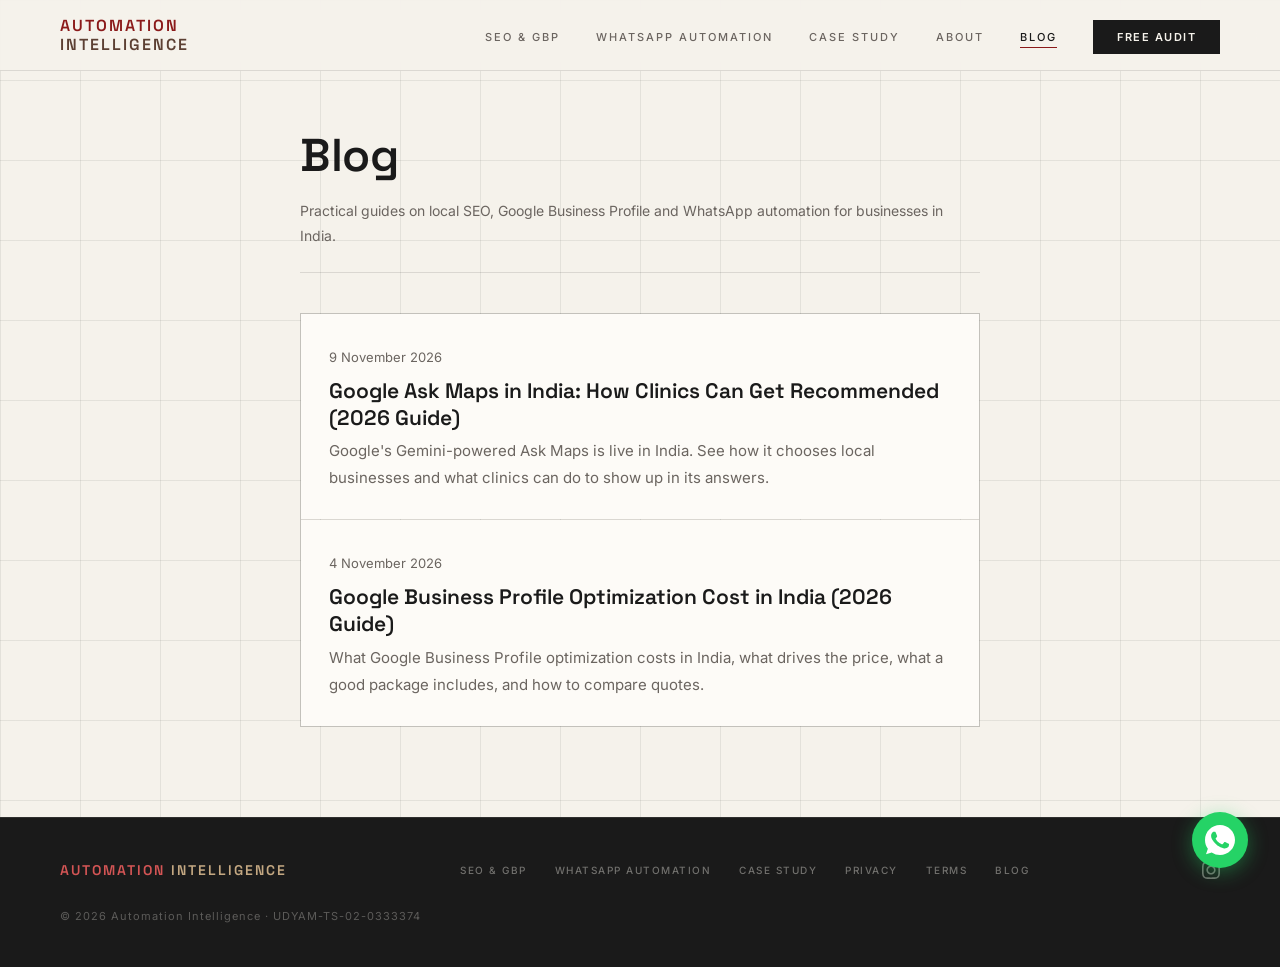
<file: blog/index.html>
<!DOCTYPE html>
<html lang="en"><head>
<meta charset="UTF-8"><meta name="viewport" content="width=device-width, initial-scale=1.0">
<link rel="icon" type="image/x-icon" href="/favicon.ico"><link rel="apple-touch-icon" sizes="180x180" href="/apple-touch-icon.png"><link rel="manifest" href="/site.webmanifest">
<link href="https://fonts.googleapis.com/css2?family=Space+Grotesk:wght@300;400;500;600;700&family=Inter:wght@300;400;500;600&display=swap" rel="stylesheet">
<link rel="stylesheet" href="/blog/blog.css">
<title>Blog: Local SEO, Google Business Profile &amp; WhatsApp Automation | Automation Intelligence</title>
<meta name="description" content="Practical guides on local SEO, Google Business Profile optimization and WhatsApp automation for clinics and local businesses in India.">
<link rel="canonical" href="https://automationintelligence.in/blog/">
</head><body>
<nav>
  <a class="nav-logo" href="/"><span class="red">Automation</span><br><span class="brown">Intelligence</span></a>
  <ul class="nav-links">
    <li><a href="/#services-seo">SEO &amp; GBP</a></li>
    <li><a href="/#services-wa">WhatsApp Automation</a></li>
    <li><a href="/#case-study">Case Study</a></li>
    <li><a href="/#about">About</a></li>
    <li><a href="/blog/" class="active">Blog</a></li>
    <li><a href="/#contact" class="nav-cta">Free Audit</a></li>
  </ul>
  <div class="nav-hamburger" id="hamburger" aria-label="Menu" role="button" tabindex="0"><span></span><span></span><span></span></div>
</nav>
<div class="mobile-menu" id="mobileMenu">
  <a href="/#services-seo" class="mobile-nav-link">SEO &amp; GBP</a>
  <a href="/#services-wa" class="mobile-nav-link">WhatsApp Automation</a>
  <a href="/#case-study" class="mobile-nav-link">Case Study</a>
  <a href="/#about" class="mobile-nav-link">About</a>
  <a href="/blog/" class="mobile-nav-link">Blog</a>
  <a href="/#contact" class="mobile-nav-link" style="color: var(--red);">Free Audit →</a>
</div>
<main><h1>Blog</h1>
<p class="meta">Practical guides on local SEO, Google Business Profile and WhatsApp automation for businesses in India.</p>
<div class="list"><a class="card" href="/blog/google-ask-maps-india-clinics/"><time datetime="2026-11-09">9 November 2026</time><h2>Google Ask Maps in India: How Clinics Can Get Recommended (2026 Guide)</h2><p>Google&#x27;s Gemini-powered Ask Maps is live in India. See how it chooses local businesses and what clinics can do to show up in its answers.</p></a><a class="card" href="/blog/gbp-optimization-cost-india/"><time datetime="2026-11-04">4 November 2026</time><h2>Google Business Profile Optimization Cost in India (2026 Guide)</h2><p>What Google Business Profile optimization costs in India, what drives the price, what a good package includes, and how to compare quotes.</p></a></div></main>
<footer>
  <div class="footer-logo"><span class="red">Automation</span> <span class="brown">Intelligence</span></div>
  <div class="footer-links">
    <a href="/#services-seo">SEO &amp; GBP</a>
    <a href="/#services-wa">WhatsApp Automation</a>
    <a href="/#case-study">Case Study</a>
    <a href="/privacy-policy.html">Privacy</a>
    <a href="/terms-of-service.html">Terms</a>
    <a href="/blog/">Blog</a>
  </div>
  <div class="footer-social">
    <a href="https://www.instagram.com/automationintelligence.in" target="_blank" rel="noopener" aria-label="Instagram">
      <svg viewBox="0 0 24 24"><path d="M12 2.163c3.204 0 3.584.012 4.85.07 3.252.148 4.771 1.691 4.919 4.919.058 1.265.069 1.645.069 4.849 0 3.205-.012 3.584-.069 4.849-.149 3.225-1.664 4.771-4.919 4.919-1.266.058-1.644.07-4.85.07-3.204 0-3.584-.012-4.849-.07-3.26-.149-4.771-1.699-4.919-4.92-.058-1.265-.07-1.644-.07-4.849 0-3.204.013-3.583.07-4.849.149-3.227 1.664-4.771 4.919-4.919 1.266-.057 1.645-.069 4.849-.069zm0-2.163c-3.259 0-3.667.014-4.947.072-4.358.2-6.78 2.618-6.98 6.98-.059 1.281-.073 1.689-.073 4.948 0 3.259.014 3.668.072 4.948.2 4.358 2.618 6.78 6.98 6.98 1.281.058 1.689.072 4.948.072 3.259 0 3.668-.014 4.948-.072 4.354-.2 6.782-2.618 6.979-6.98.059-1.28.073-1.689.073-4.948 0-3.259-.014-3.667-.072-4.947-.196-4.354-2.617-6.78-6.979-6.98-1.281-.059-1.69-.073-4.949-.073zm0 5.838c-3.403 0-6.162 2.759-6.162 6.162s2.759 6.163 6.162 6.163 6.162-2.759 6.162-6.163c0-3.403-2.759-6.162-6.162-6.162zm0 10.162c-2.209 0-4-1.79-4-4 0-2.209 1.791-4 4-4s4 1.791 4 4c0 2.21-1.791 4-4 4zm6.406-11.845c-.796 0-1.441.645-1.441 1.44s.645 1.44 1.441 1.44c.795 0 1.439-.645 1.439-1.44s-.644-1.44-1.439-1.44z"/></svg>
    </a>
  </div>
  <div class="footer-copy">© <span id="currentYear"></span> Automation Intelligence · UDYAM-TS-02-0333374</div>
</footer>
<a href="https://wa.me/918341371690?text=Hi%20Rishikesh%2C%20I%20want%20to%20know%20more%20about%20business%20automation." class="wa-float" target="_blank" rel="noopener" aria-label="Chat on WhatsApp">
  <svg viewBox="0 0 32 32" xmlns="http://www.w3.org/2000/svg"><path d="M16.004 0h-.008C7.174 0 0 7.176 0 16c0 3.5 1.132 6.742 3.054 9.38L1.054 31.2l6.054-1.952A15.914 15.914 0 0016.004 32C24.826 32 32 24.822 32 16S24.826 0 16.004 0zm9.314 22.61c-.39 1.1-1.932 2.014-3.17 2.282-.846.18-1.95.322-5.67-1.218-4.762-1.97-7.826-6.81-8.064-7.126-.23-.316-1.928-2.568-1.928-4.896s1.22-3.474 1.654-3.95c.434-.476.948-.596 1.264-.596.316 0 .632.004.908.016.292.014.684-.11 1.07.816.39.934 1.326 3.236 1.442 3.47.116.234.194.508.04.816-.156.316-.234.508-.47.784-.234.278-.494.62-.706.832-.236.236-.48.49-.206.962.274.47 1.222 2.016 2.624 3.266 1.804 1.608 3.324 2.106 3.796 2.34.47.234.744.196 1.018-.118.278-.316 1.186-1.382 1.502-1.858.316-.47.632-.39 1.066-.234.434.156 2.742 1.294 3.214 1.528.47.234.784.352.902.548.116.196.116 1.126-.274 2.226z"/></svg>
</a>
<script>
document.getElementById('currentYear').textContent = new Date().getFullYear();
var h=document.getElementById('hamburger'),m=document.getElementById('mobileMenu');
function tog(){h.classList.toggle('active');m.classList.toggle('open');document.body.style.overflow=m.classList.contains('open')?'hidden':'';}
h.addEventListener('click',tog);
h.addEventListener('keydown',function(e){if(e.key==='Enter'||e.key===' '){e.preventDefault();tog();}});
document.querySelectorAll('.mobile-nav-link').forEach(function(l){l.addEventListener('click',function(){h.classList.remove('active');m.classList.remove('open');document.body.style.overflow='';});});
window.addEventListener('scroll',function(){var n=document.querySelector('nav');if(window.innerWidth>900)n.style.padding=window.scrollY>50?'12px 60px':'16px 60px';});
</script>
</body></html>
</file>
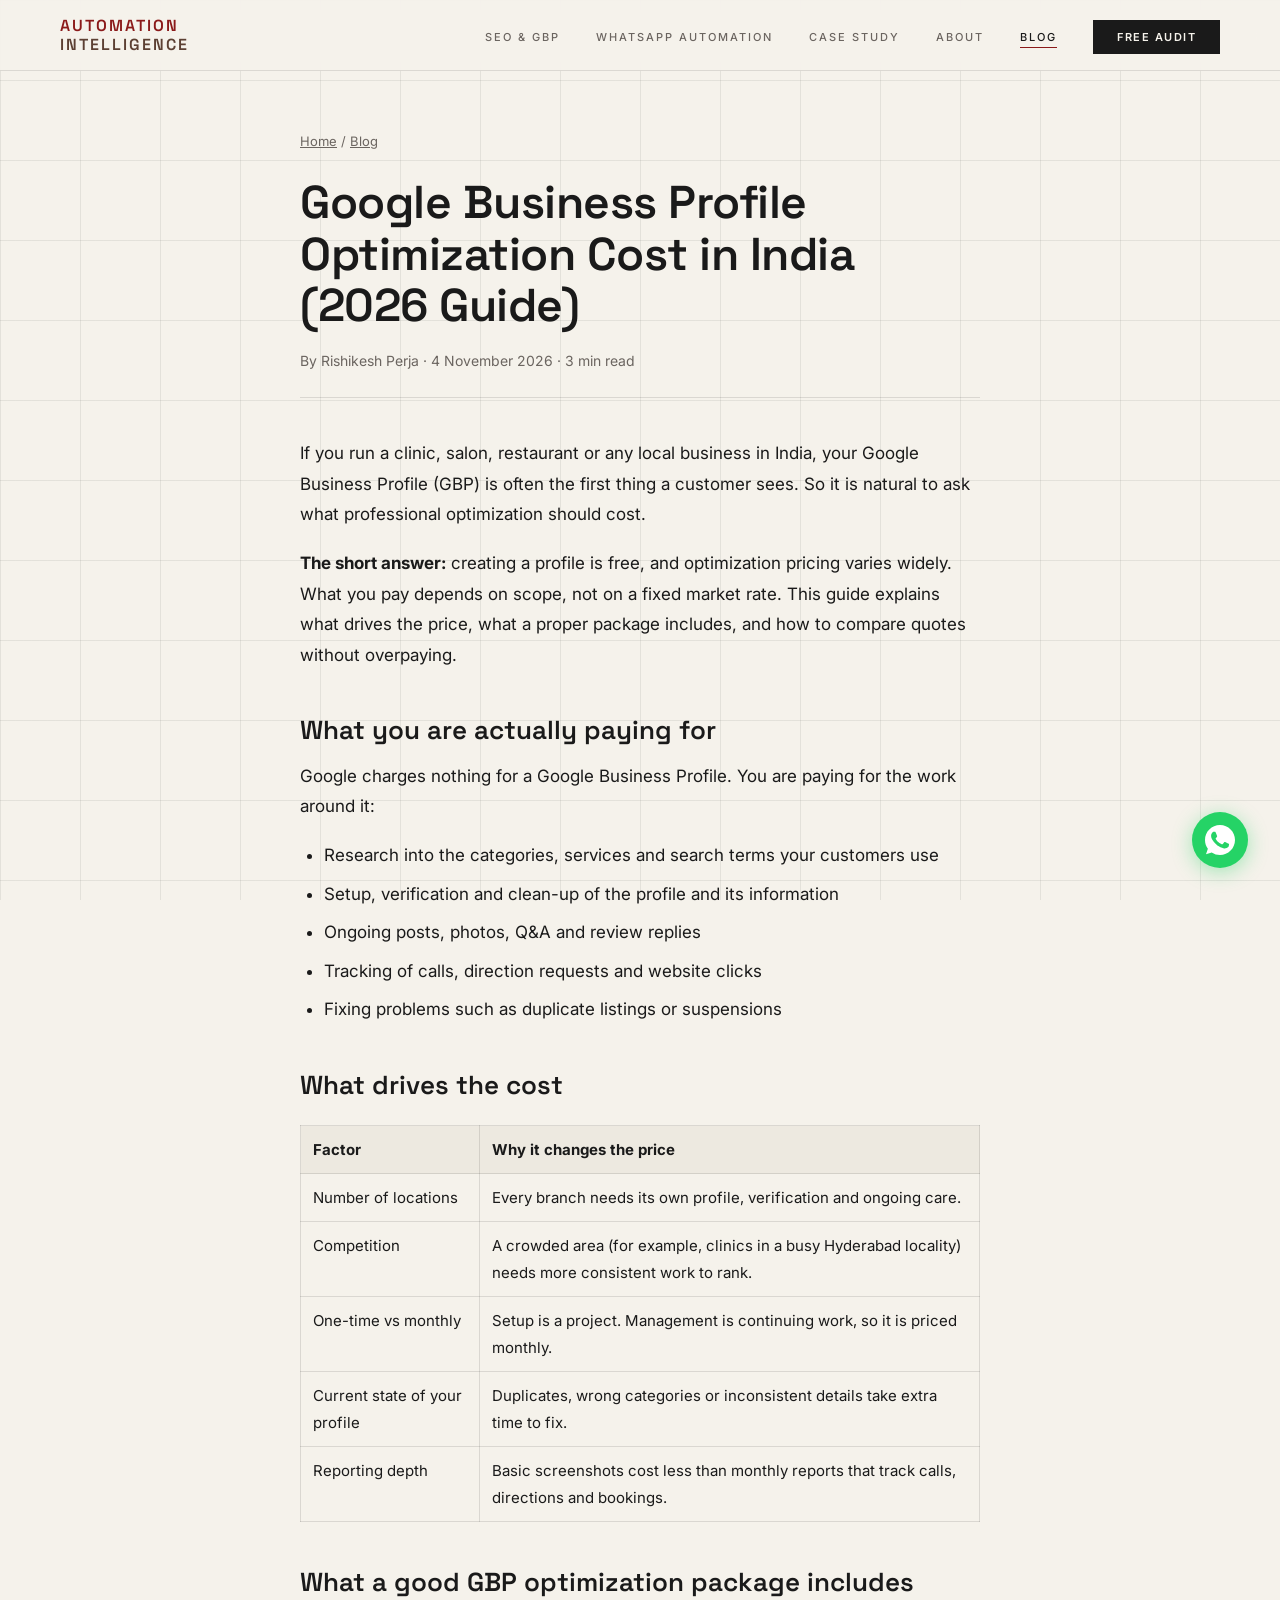
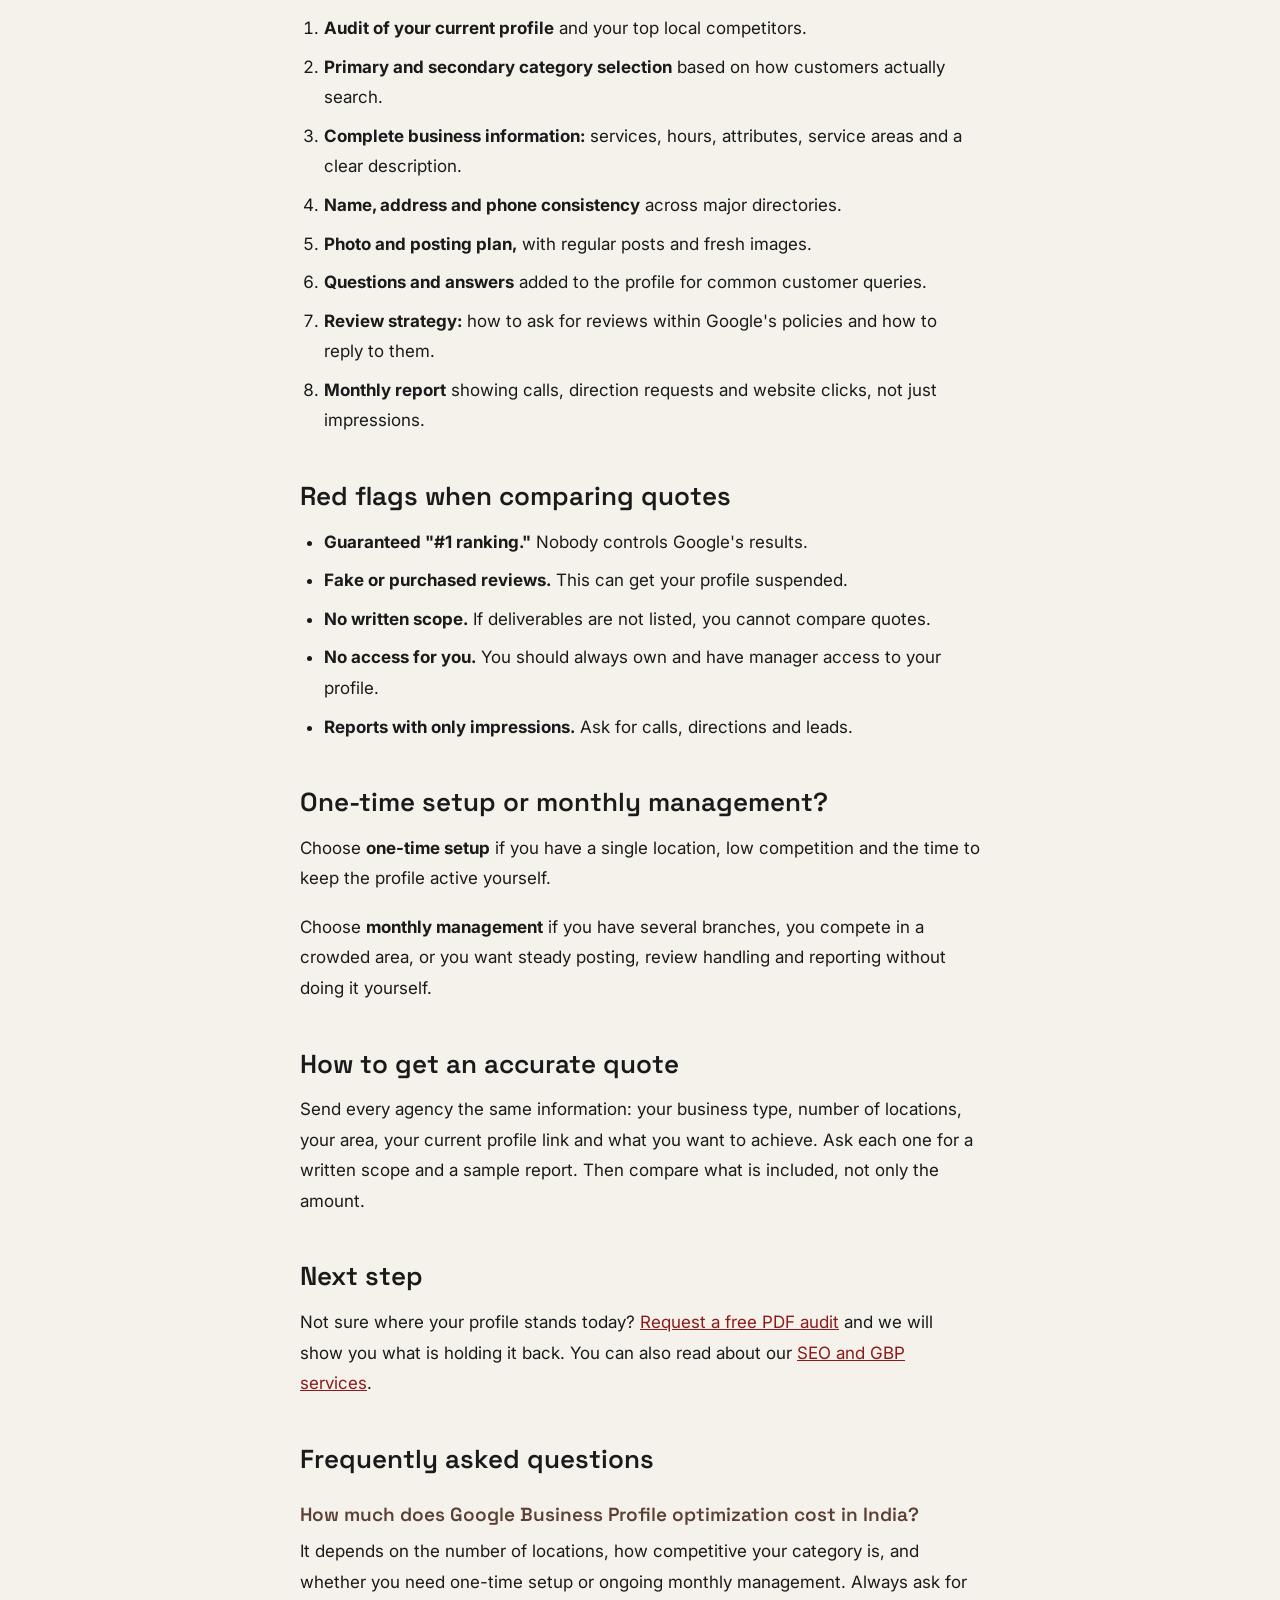
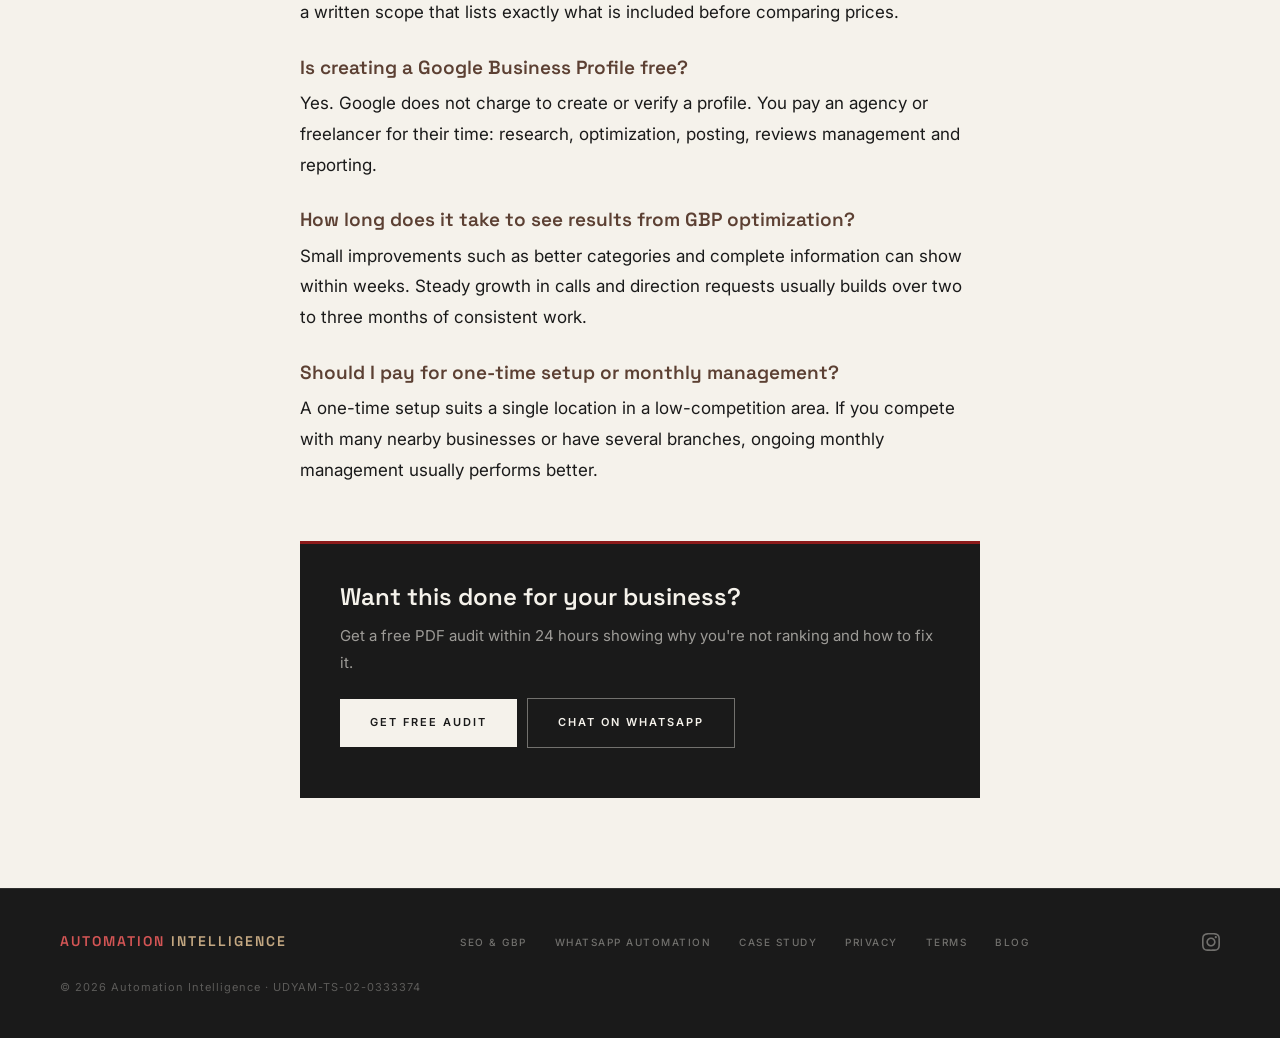
<file: blog/gbp-optimization-cost-india/index.html>
<!DOCTYPE html>
<html lang="en"><head>
<meta charset="UTF-8"><meta name="viewport" content="width=device-width, initial-scale=1.0">
<link rel="icon" type="image/x-icon" href="/favicon.ico"><link rel="apple-touch-icon" sizes="180x180" href="/apple-touch-icon.png"><link rel="manifest" href="/site.webmanifest">
<link href="https://fonts.googleapis.com/css2?family=Space+Grotesk:wght@300;400;500;600;700&family=Inter:wght@300;400;500;600&display=swap" rel="stylesheet">
<link rel="stylesheet" href="/blog/blog.css">
<title>Google Business Profile Optimization Cost in India (2026 Guide) | Automation Intelligence</title>
<meta name="description" content="What Google Business Profile optimization costs in India, what drives the price, what a good package includes, and how to compare quotes.">
<link rel="canonical" href="https://automationintelligence.in/blog/gbp-optimization-cost-india/">
<meta property="og:type" content="article"><meta property="og:title" content="Google Business Profile Optimization Cost in India (2026 Guide)">
<meta property="og:description" content="What Google Business Profile optimization costs in India, what drives the price, what a good package includes, and how to compare quotes."><meta property="og:url" content="https://automationintelligence.in/blog/gbp-optimization-cost-india/">
<meta property="og:image" content="https://automationintelligence.in/og-image.png">
<meta name="twitter:card" content="summary_large_image">
<script type="application/ld+json">{"@context": "https://schema.org", "@graph": [{"@type": "Article", "headline": "Google Business Profile Optimization Cost in India (2026 Guide)", "description": "What Google Business Profile optimization costs in India, what drives the price, what a good package includes, and how to compare quotes.", "datePublished": "2026-11-04", "dateModified": "2026-11-04", "mainEntityOfPage": "https://automationintelligence.in/blog/gbp-optimization-cost-india/", "image": "https://automationintelligence.in/og-image.png", "author": {"@type": "Person", "name": "Rishikesh Perja"}, "publisher": {"@type": "Organization", "name": "Automation Intelligence", "logo": {"@type": "ImageObject", "url": "https://automationintelligence.in/web-app-manifest-512x512.png"}}}, {"@type": "BreadcrumbList", "itemListElement": [{"@type": "ListItem", "position": 1, "name": "Home", "item": "https://automationintelligence.in/"}, {"@type": "ListItem", "position": 2, "name": "Blog", "item": "https://automationintelligence.in/blog/"}, {"@type": "ListItem", "position": 3, "name": "Google Business Profile Optimization Cost in India (2026 Guide)", "item": "https://automationintelligence.in/blog/gbp-optimization-cost-india/"}]}, {"@type": "FAQPage", "mainEntity": [{"@type": "Question", "name": "How much does Google Business Profile optimization cost in India?", "acceptedAnswer": {"@type": "Answer", "text": "It depends on the number of locations, how competitive your category is, and whether you need one-time setup or ongoing monthly management. Always ask for a written scope that lists exactly what is included before comparing prices."}}, {"@type": "Question", "name": "Is creating a Google Business Profile free?", "acceptedAnswer": {"@type": "Answer", "text": "Yes. Google does not charge to create or verify a profile. You pay an agency or freelancer for their time: research, optimization, posting, reviews management and reporting."}}, {"@type": "Question", "name": "How long does it take to see results from GBP optimization?", "acceptedAnswer": {"@type": "Answer", "text": "Small improvements such as better categories and complete information can show within weeks. Steady growth in calls and direction requests usually builds over two to three months of consistent work."}}, {"@type": "Question", "name": "Should I pay for one-time setup or monthly management?", "acceptedAnswer": {"@type": "Answer", "text": "A one-time setup suits a single location in a low-competition area. If you compete with many nearby businesses or have several branches, ongoing monthly management usually performs better."}}]}]}</script>
</head><body>
<nav>
  <a class="nav-logo" href="/"><span class="red">Automation</span><br><span class="brown">Intelligence</span></a>
  <ul class="nav-links">
    <li><a href="/#services-seo">SEO &amp; GBP</a></li>
    <li><a href="/#services-wa">WhatsApp Automation</a></li>
    <li><a href="/#case-study">Case Study</a></li>
    <li><a href="/#about">About</a></li>
    <li><a href="/blog/" class="active">Blog</a></li>
    <li><a href="/#contact" class="nav-cta">Free Audit</a></li>
  </ul>
  <div class="nav-hamburger" id="hamburger" aria-label="Menu" role="button" tabindex="0"><span></span><span></span><span></span></div>
</nav>
<div class="mobile-menu" id="mobileMenu">
  <a href="/#services-seo" class="mobile-nav-link">SEO &amp; GBP</a>
  <a href="/#services-wa" class="mobile-nav-link">WhatsApp Automation</a>
  <a href="/#case-study" class="mobile-nav-link">Case Study</a>
  <a href="/#about" class="mobile-nav-link">About</a>
  <a href="/blog/" class="mobile-nav-link">Blog</a>
  <a href="/#contact" class="mobile-nav-link" style="color: var(--red);">Free Audit →</a>
</div>
<main>
<p class="crumbs"><a href="/">Home</a> / <a href="/blog/">Blog</a></p>
<h1>Google Business Profile Optimization Cost in India (2026 Guide)</h1>
<p class="meta">By Rishikesh Perja &middot; <time datetime="2026-11-04">4 November 2026</time> &middot; 3 min read</p>
<article><p>If you run a clinic, salon, restaurant or any local business in India, your Google Business Profile (GBP) is often the first thing a customer sees. So it is natural to ask what professional optimization should cost.</p>
<p><strong>The short answer:</strong> creating a profile is free, and optimization pricing varies widely. What you pay depends on scope, not on a fixed market rate. This guide explains what drives the price, what a proper package includes, and how to compare quotes without overpaying.</p>
<h2>What you are actually paying for</h2>
<p>Google charges nothing for a Google Business Profile. You are paying for the work around it:</p>
<ul>
<li>Research into the categories, services and search terms your customers use</li>
<li>Setup, verification and clean-up of the profile and its information</li>
<li>Ongoing posts, photos, Q&amp;A and review replies</li>
<li>Tracking of calls, direction requests and website clicks</li>
<li>Fixing problems such as duplicate listings or suspensions</li>
</ul>
<h2>What drives the cost</h2>
<table>
<thead>
<tr>
<th>Factor</th>
<th>Why it changes the price</th>
</tr>
</thead>
<tbody>
<tr>
<td>Number of locations</td>
<td>Every branch needs its own profile, verification and ongoing care.</td>
</tr>
<tr>
<td>Competition</td>
<td>A crowded area (for example, clinics in a busy Hyderabad locality) needs more consistent work to rank.</td>
</tr>
<tr>
<td>One-time vs monthly</td>
<td>Setup is a project. Management is continuing work, so it is priced monthly.</td>
</tr>
<tr>
<td>Current state of your profile</td>
<td>Duplicates, wrong categories or inconsistent details take extra time to fix.</td>
</tr>
<tr>
<td>Reporting depth</td>
<td>Basic screenshots cost less than monthly reports that track calls, directions and bookings.</td>
</tr>
</tbody>
</table>
<h2>What a good GBP optimization package includes</h2>
<ol>
<li><strong>Audit of your current profile</strong> and your top local competitors.</li>
<li><strong>Primary and secondary category selection</strong> based on how customers actually search.</li>
<li><strong>Complete business information:</strong> services, hours, attributes, service areas and a clear description.</li>
<li><strong>Name, address and phone consistency</strong> across major directories.</li>
<li><strong>Photo and posting plan,</strong> with regular posts and fresh images.</li>
<li><strong>Questions and answers</strong> added to the profile for common customer queries.</li>
<li><strong>Review strategy:</strong> how to ask for reviews within Google's policies and how to reply to them.</li>
<li><strong>Monthly report</strong> showing calls, direction requests and website clicks, not just impressions.</li>
</ol>
<h2>Red flags when comparing quotes</h2>
<ul>
<li><strong>Guaranteed "#1 ranking."</strong> Nobody controls Google's results.</li>
<li><strong>Fake or purchased reviews.</strong> This can get your profile suspended.</li>
<li><strong>No written scope.</strong> If deliverables are not listed, you cannot compare quotes.</li>
<li><strong>No access for you.</strong> You should always own and have manager access to your profile.</li>
<li><strong>Reports with only impressions.</strong> Ask for calls, directions and leads.</li>
</ul>
<h2>One-time setup or monthly management?</h2>
<p>Choose <strong>one-time setup</strong> if you have a single location, low competition and the time to keep the profile active yourself.</p>
<p>Choose <strong>monthly management</strong> if you have several branches, you compete in a crowded area, or you want steady posting, review handling and reporting without doing it yourself.</p>
<h2>How to get an accurate quote</h2>
<p>Send every agency the same information: your business type, number of locations, your area, your current profile link and what you want to achieve. Ask each one for a written scope and a sample report. Then compare what is included, not only the amount.</p>
<h2>Next step</h2>
<p>Not sure where your profile stands today? <a href="/#contact">Request a free PDF audit</a> and we will show you what is holding it back. You can also read about our <a href="/#services-seo">SEO and GBP services</a>.</p><h2>Frequently asked questions</h2><h3>How much does Google Business Profile optimization cost in India?</h3><p>It depends on the number of locations, how competitive your category is, and whether you need one-time setup or ongoing monthly management. Always ask for a written scope that lists exactly what is included before comparing prices.</p><h3>Is creating a Google Business Profile free?</h3><p>Yes. Google does not charge to create or verify a profile. You pay an agency or freelancer for their time: research, optimization, posting, reviews management and reporting.</p><h3>How long does it take to see results from GBP optimization?</h3><p>Small improvements such as better categories and complete information can show within weeks. Steady growth in calls and direction requests usually builds over two to three months of consistent work.</p><h3>Should I pay for one-time setup or monthly management?</h3><p>A one-time setup suits a single location in a low-competition area. If you compete with many nearby businesses or have several branches, ongoing monthly management usually performs better.</p></article>
<div class="cta-box"><h2>Want this done for your business?</h2>
<p>Get a free PDF audit within 24 hours showing why you're not ranking and how to fix it.</p>
<a href="/#contact">Get free audit</a><a class="alt" href="https://wa.me/918341371690?text=Hi%20Rishikesh%2C%20I%20read%20your%20blog%20and%20want%20an%20SEO%20audit.">Chat on WhatsApp</a></div>
</main>
<footer>
  <div class="footer-logo"><span class="red">Automation</span> <span class="brown">Intelligence</span></div>
  <div class="footer-links">
    <a href="/#services-seo">SEO &amp; GBP</a>
    <a href="/#services-wa">WhatsApp Automation</a>
    <a href="/#case-study">Case Study</a>
    <a href="/privacy-policy.html">Privacy</a>
    <a href="/terms-of-service.html">Terms</a>
    <a href="/blog/">Blog</a>
  </div>
  <div class="footer-social">
    <a href="https://www.instagram.com/automationintelligence.in" target="_blank" rel="noopener" aria-label="Instagram">
      <svg viewBox="0 0 24 24"><path d="M12 2.163c3.204 0 3.584.012 4.85.07 3.252.148 4.771 1.691 4.919 4.919.058 1.265.069 1.645.069 4.849 0 3.205-.012 3.584-.069 4.849-.149 3.225-1.664 4.771-4.919 4.919-1.266.058-1.644.07-4.85.07-3.204 0-3.584-.012-4.849-.07-3.26-.149-4.771-1.699-4.919-4.92-.058-1.265-.07-1.644-.07-4.849 0-3.204.013-3.583.07-4.849.149-3.227 1.664-4.771 4.919-4.919 1.266-.057 1.645-.069 4.849-.069zm0-2.163c-3.259 0-3.667.014-4.947.072-4.358.2-6.78 2.618-6.98 6.98-.059 1.281-.073 1.689-.073 4.948 0 3.259.014 3.668.072 4.948.2 4.358 2.618 6.78 6.98 6.98 1.281.058 1.689.072 4.948.072 3.259 0 3.668-.014 4.948-.072 4.354-.2 6.782-2.618 6.979-6.98.059-1.28.073-1.689.073-4.948 0-3.259-.014-3.667-.072-4.947-.196-4.354-2.617-6.78-6.979-6.98-1.281-.059-1.69-.073-4.949-.073zm0 5.838c-3.403 0-6.162 2.759-6.162 6.162s2.759 6.163 6.162 6.163 6.162-2.759 6.162-6.163c0-3.403-2.759-6.162-6.162-6.162zm0 10.162c-2.209 0-4-1.79-4-4 0-2.209 1.791-4 4-4s4 1.791 4 4c0 2.21-1.791 4-4 4zm6.406-11.845c-.796 0-1.441.645-1.441 1.44s.645 1.44 1.441 1.44c.795 0 1.439-.645 1.439-1.44s-.644-1.44-1.439-1.44z"/></svg>
    </a>
  </div>
  <div class="footer-copy">© <span id="currentYear"></span> Automation Intelligence · UDYAM-TS-02-0333374</div>
</footer>
<a href="https://wa.me/918341371690?text=Hi%20Rishikesh%2C%20I%20want%20to%20know%20more%20about%20business%20automation." class="wa-float" target="_blank" rel="noopener" aria-label="Chat on WhatsApp">
  <svg viewBox="0 0 32 32" xmlns="http://www.w3.org/2000/svg"><path d="M16.004 0h-.008C7.174 0 0 7.176 0 16c0 3.5 1.132 6.742 3.054 9.38L1.054 31.2l6.054-1.952A15.914 15.914 0 0016.004 32C24.826 32 32 24.822 32 16S24.826 0 16.004 0zm9.314 22.61c-.39 1.1-1.932 2.014-3.17 2.282-.846.18-1.95.322-5.67-1.218-4.762-1.97-7.826-6.81-8.064-7.126-.23-.316-1.928-2.568-1.928-4.896s1.22-3.474 1.654-3.95c.434-.476.948-.596 1.264-.596.316 0 .632.004.908.016.292.014.684-.11 1.07.816.39.934 1.326 3.236 1.442 3.47.116.234.194.508.04.816-.156.316-.234.508-.47.784-.234.278-.494.62-.706.832-.236.236-.48.49-.206.962.274.47 1.222 2.016 2.624 3.266 1.804 1.608 3.324 2.106 3.796 2.34.47.234.744.196 1.018-.118.278-.316 1.186-1.382 1.502-1.858.316-.47.632-.39 1.066-.234.434.156 2.742 1.294 3.214 1.528.47.234.784.352.902.548.116.196.116 1.126-.274 2.226z"/></svg>
</a>
<script>
document.getElementById('currentYear').textContent = new Date().getFullYear();
var h=document.getElementById('hamburger'),m=document.getElementById('mobileMenu');
function tog(){h.classList.toggle('active');m.classList.toggle('open');document.body.style.overflow=m.classList.contains('open')?'hidden':'';}
h.addEventListener('click',tog);
h.addEventListener('keydown',function(e){if(e.key==='Enter'||e.key===' '){e.preventDefault();tog();}});
document.querySelectorAll('.mobile-nav-link').forEach(function(l){l.addEventListener('click',function(){h.classList.remove('active');m.classList.remove('open');document.body.style.overflow='';});});
window.addEventListener('scroll',function(){var n=document.querySelector('nav');if(window.innerWidth>900)n.style.padding=window.scrollY>50?'12px 60px':'16px 60px';});
</script>
</body></html>
</file>
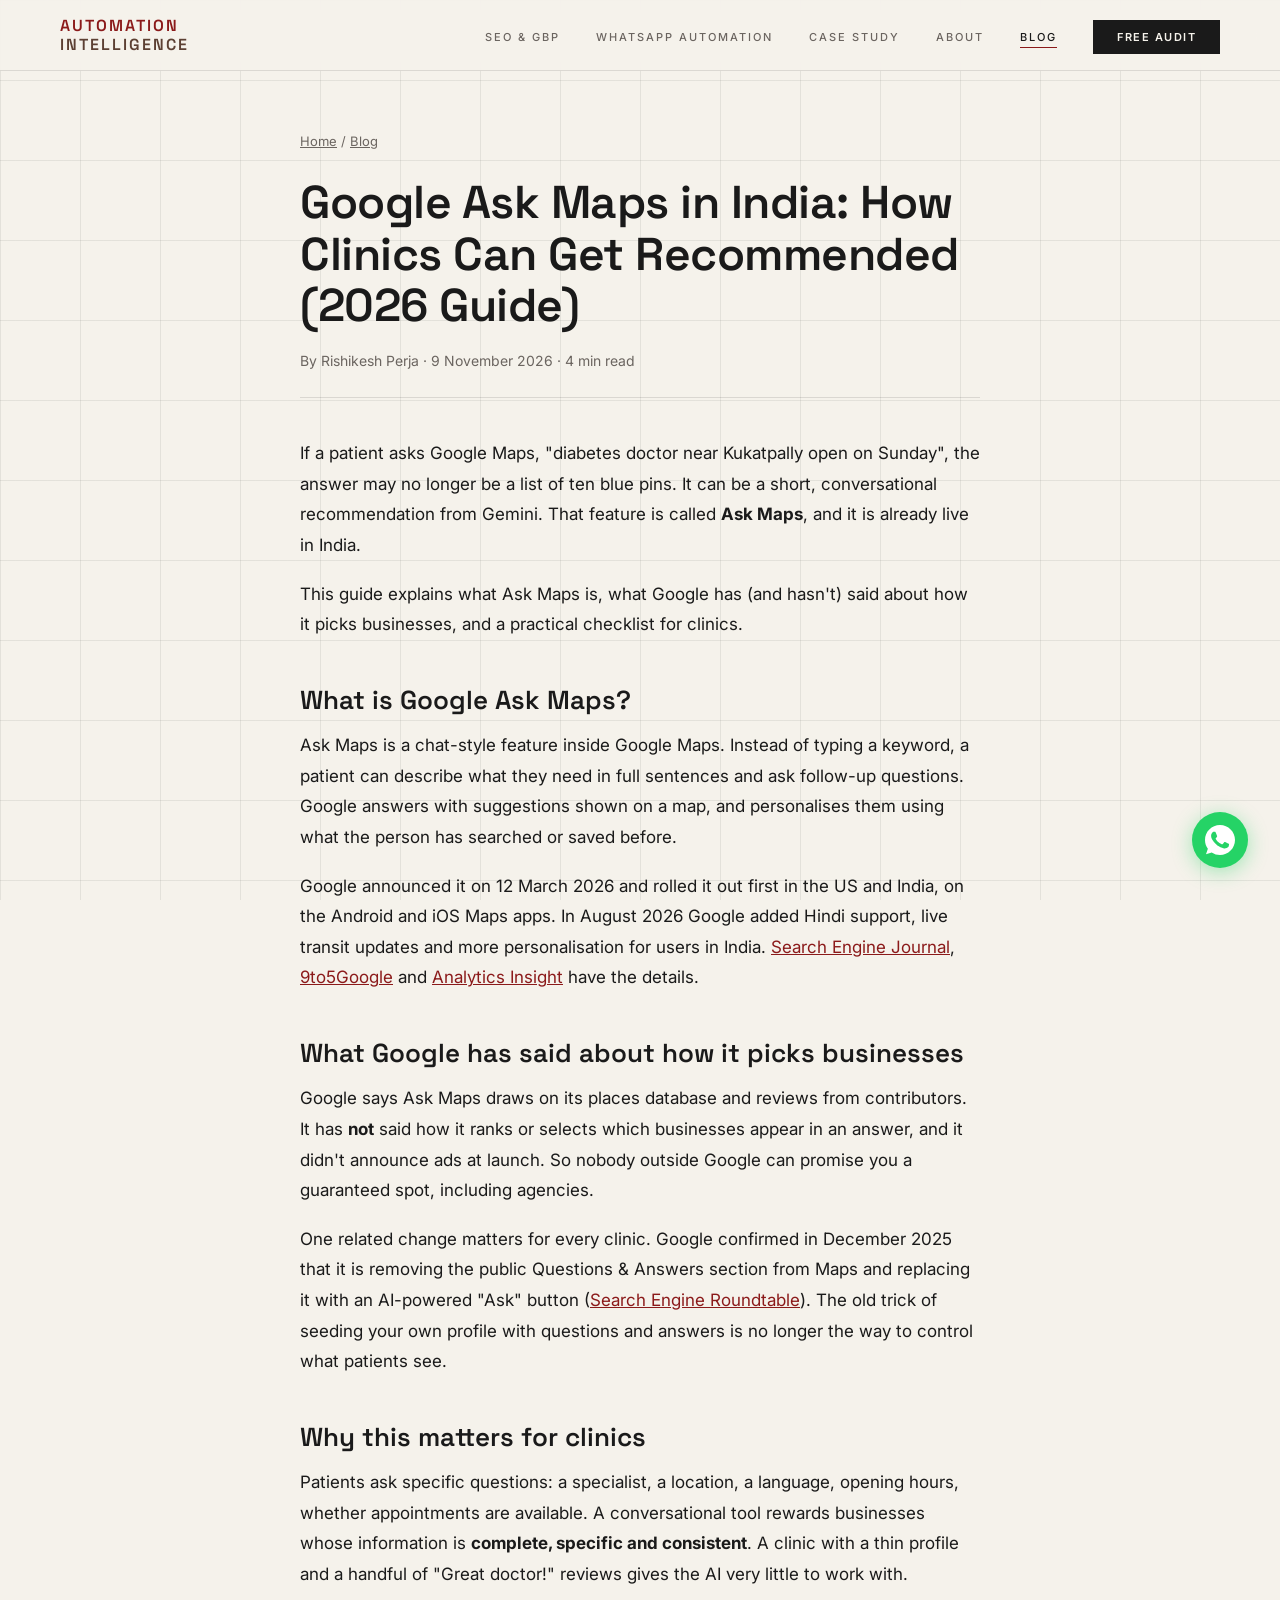
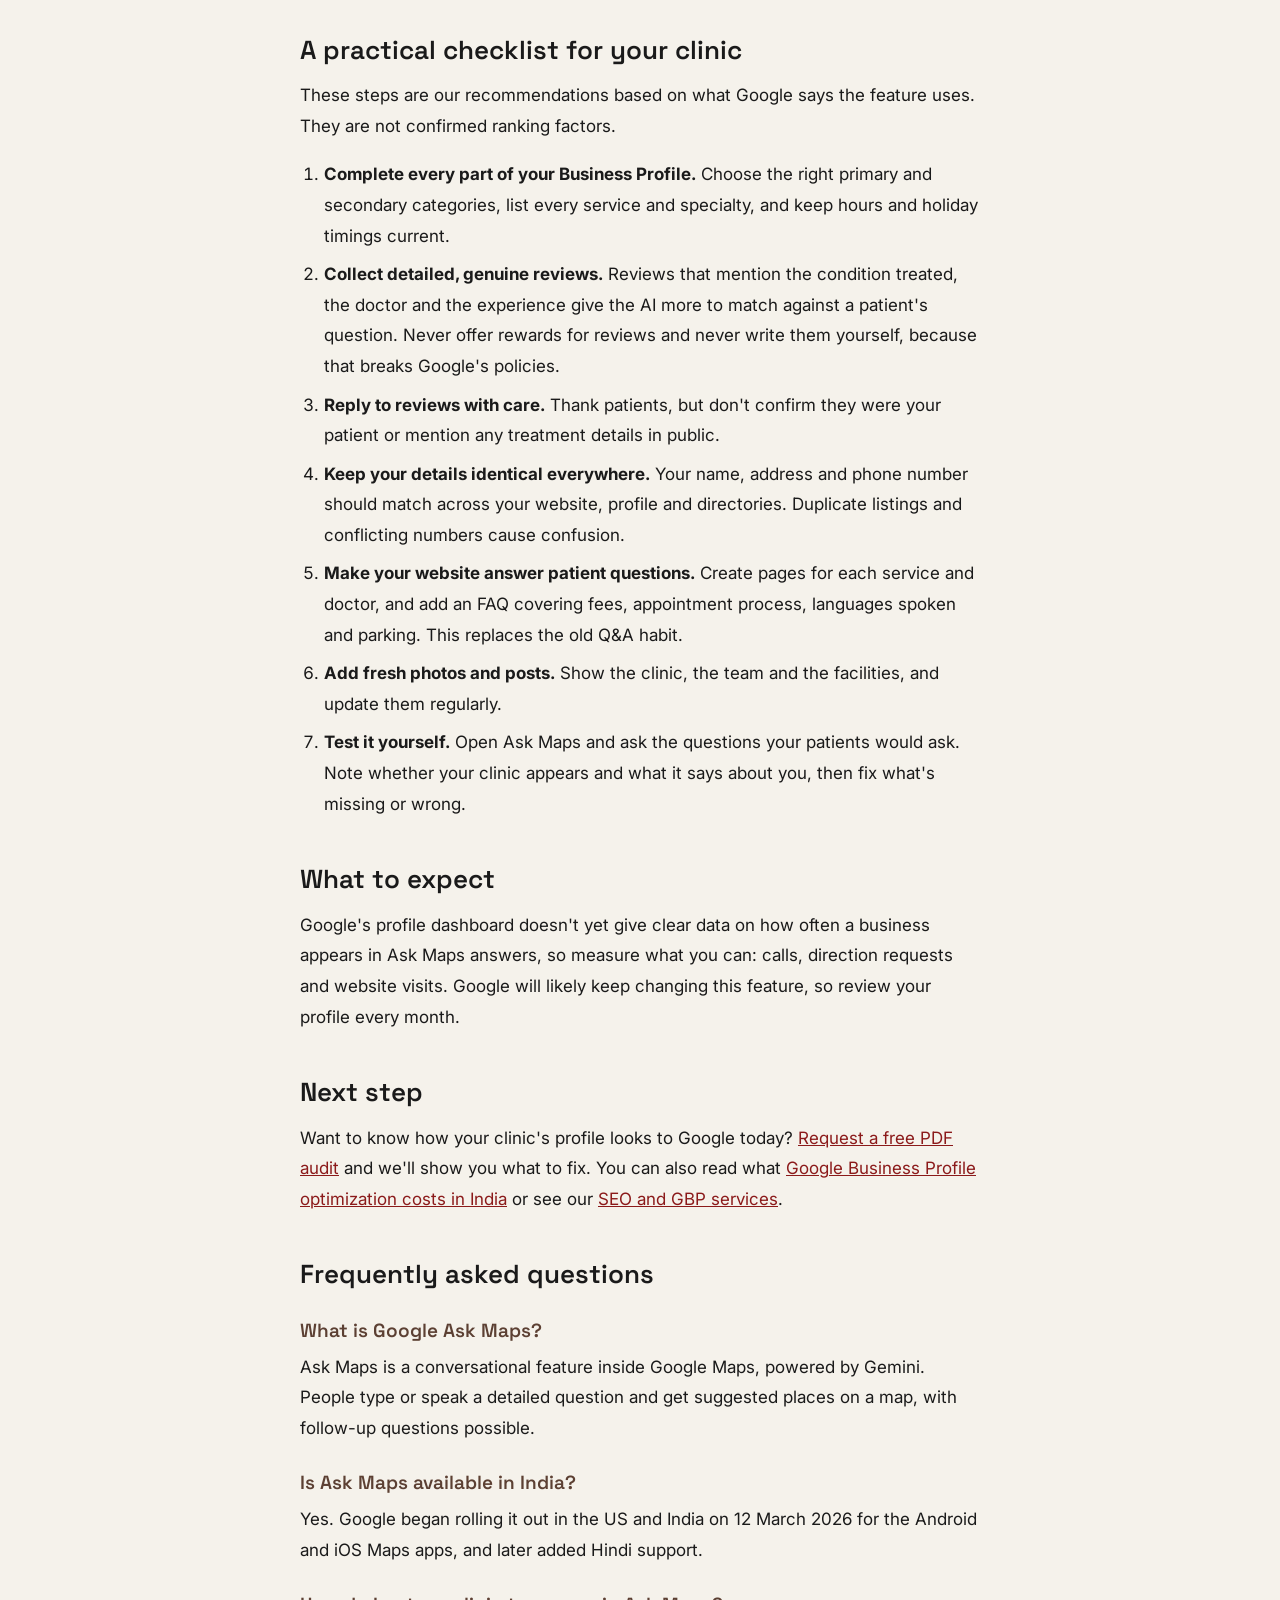
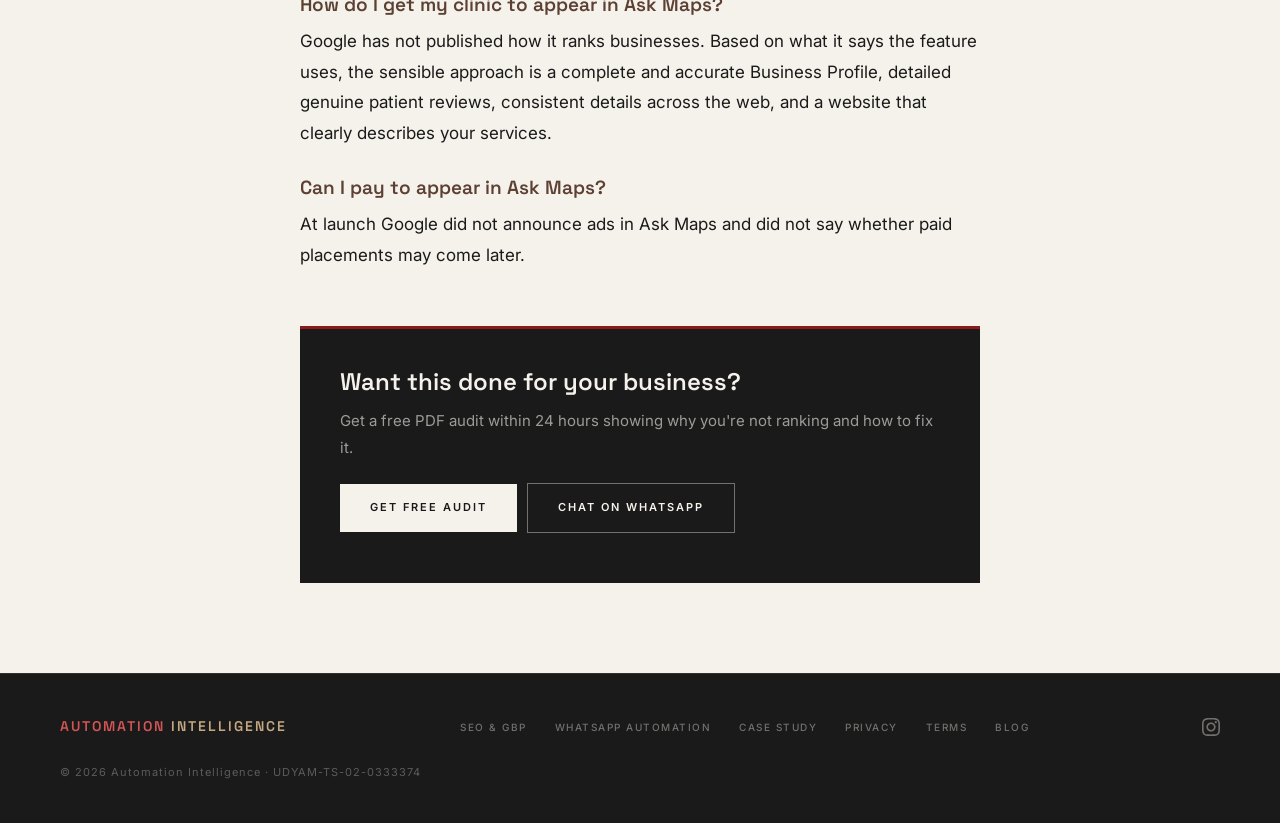
<file: blog/google-ask-maps-india-clinics/index.html>
<!DOCTYPE html>
<html lang="en"><head>
<meta charset="UTF-8"><meta name="viewport" content="width=device-width, initial-scale=1.0">
<link rel="icon" type="image/x-icon" href="/favicon.ico"><link rel="apple-touch-icon" sizes="180x180" href="/apple-touch-icon.png"><link rel="manifest" href="/site.webmanifest">
<link href="https://fonts.googleapis.com/css2?family=Space+Grotesk:wght@300;400;500;600;700&family=Inter:wght@300;400;500;600&display=swap" rel="stylesheet">
<link rel="stylesheet" href="/blog/blog.css">
<title>Google Ask Maps in India: How Clinics Can Get Recommended (2026 Guide) | Automation Intelligence</title>
<meta name="description" content="Google&#x27;s Gemini-powered Ask Maps is live in India. See how it chooses local businesses and what clinics can do to show up in its answers.">
<link rel="canonical" href="https://automationintelligence.in/blog/google-ask-maps-india-clinics/">
<meta property="og:type" content="article"><meta property="og:title" content="Google Ask Maps in India: How Clinics Can Get Recommended (2026 Guide)">
<meta property="og:description" content="Google&#x27;s Gemini-powered Ask Maps is live in India. See how it chooses local businesses and what clinics can do to show up in its answers."><meta property="og:url" content="https://automationintelligence.in/blog/google-ask-maps-india-clinics/">
<meta property="og:image" content="https://automationintelligence.in/og-image.png">
<meta name="twitter:card" content="summary_large_image">
<script type="application/ld+json">{"@context": "https://schema.org", "@graph": [{"@type": "Article", "headline": "Google Ask Maps in India: How Clinics Can Get Recommended (2026 Guide)", "description": "Google's Gemini-powered Ask Maps is live in India. See how it chooses local businesses and what clinics can do to show up in its answers.", "datePublished": "2026-11-09", "dateModified": "2026-11-09", "mainEntityOfPage": "https://automationintelligence.in/blog/google-ask-maps-india-clinics/", "image": "https://automationintelligence.in/og-image.png", "author": {"@type": "Person", "name": "Rishikesh Perja"}, "publisher": {"@type": "Organization", "name": "Automation Intelligence", "logo": {"@type": "ImageObject", "url": "https://automationintelligence.in/web-app-manifest-512x512.png"}}}, {"@type": "BreadcrumbList", "itemListElement": [{"@type": "ListItem", "position": 1, "name": "Home", "item": "https://automationintelligence.in/"}, {"@type": "ListItem", "position": 2, "name": "Blog", "item": "https://automationintelligence.in/blog/"}, {"@type": "ListItem", "position": 3, "name": "Google Ask Maps in India: How Clinics Can Get Recommended (2026 Guide)", "item": "https://automationintelligence.in/blog/google-ask-maps-india-clinics/"}]}, {"@type": "FAQPage", "mainEntity": [{"@type": "Question", "name": "What is Google Ask Maps?", "acceptedAnswer": {"@type": "Answer", "text": "Ask Maps is a conversational feature inside Google Maps, powered by Gemini. People type or speak a detailed question and get suggested places on a map, with follow-up questions possible."}}, {"@type": "Question", "name": "Is Ask Maps available in India?", "acceptedAnswer": {"@type": "Answer", "text": "Yes. Google began rolling it out in the US and India on 12 March 2026 for the Android and iOS Maps apps, and later added Hindi support."}}, {"@type": "Question", "name": "How do I get my clinic to appear in Ask Maps?", "acceptedAnswer": {"@type": "Answer", "text": "Google has not published how it ranks businesses. Based on what it says the feature uses, the sensible approach is a complete and accurate Business Profile, detailed genuine patient reviews, consistent details across the web, and a website that clearly describes your services."}}, {"@type": "Question", "name": "Can I pay to appear in Ask Maps?", "acceptedAnswer": {"@type": "Answer", "text": "At launch Google did not announce ads in Ask Maps and did not say whether paid placements may come later."}}]}]}</script>
</head><body>
<nav>
  <a class="nav-logo" href="/"><span class="red">Automation</span><br><span class="brown">Intelligence</span></a>
  <ul class="nav-links">
    <li><a href="/#services-seo">SEO &amp; GBP</a></li>
    <li><a href="/#services-wa">WhatsApp Automation</a></li>
    <li><a href="/#case-study">Case Study</a></li>
    <li><a href="/#about">About</a></li>
    <li><a href="/blog/" class="active">Blog</a></li>
    <li><a href="/#contact" class="nav-cta">Free Audit</a></li>
  </ul>
  <div class="nav-hamburger" id="hamburger" aria-label="Menu" role="button" tabindex="0"><span></span><span></span><span></span></div>
</nav>
<div class="mobile-menu" id="mobileMenu">
  <a href="/#services-seo" class="mobile-nav-link">SEO &amp; GBP</a>
  <a href="/#services-wa" class="mobile-nav-link">WhatsApp Automation</a>
  <a href="/#case-study" class="mobile-nav-link">Case Study</a>
  <a href="/#about" class="mobile-nav-link">About</a>
  <a href="/blog/" class="mobile-nav-link">Blog</a>
  <a href="/#contact" class="mobile-nav-link" style="color: var(--red);">Free Audit →</a>
</div>
<main>
<p class="crumbs"><a href="/">Home</a> / <a href="/blog/">Blog</a></p>
<h1>Google Ask Maps in India: How Clinics Can Get Recommended (2026 Guide)</h1>
<p class="meta">By Rishikesh Perja &middot; <time datetime="2026-11-09">9 November 2026</time> &middot; 4 min read</p>
<article><p>If a patient asks Google Maps, "diabetes doctor near Kukatpally open on Sunday", the answer may no longer be a list of ten blue pins. It can be a short, conversational recommendation from Gemini. That feature is called <strong>Ask Maps</strong>, and it is already live in India.</p>
<p>This guide explains what Ask Maps is, what Google has (and hasn't) said about how it picks businesses, and a practical checklist for clinics.</p>
<h2>What is Google Ask Maps?</h2>
<p>Ask Maps is a chat-style feature inside Google Maps. Instead of typing a keyword, a patient can describe what they need in full sentences and ask follow-up questions. Google answers with suggestions shown on a map, and personalises them using what the person has searched or saved before.</p>
<p>Google announced it on 12 March 2026 and rolled it out first in the US and India, on the Android and iOS Maps apps. In August 2026 Google added Hindi support, live transit updates and more personalisation for users in India. <a href="https://www.searchenginejournal.com/google-maps-launches-ai-conversational-search-with-ask-maps/569585/">Search Engine Journal</a>, <a href="https://9to5google.com/2026/03/31/google-shows-how-you-should-use-ask-maps-as-the-feature-rolls-out-widely/">9to5Google</a> and <a href="https://www.analyticsinsight.net/news/google-maps-adds-hindi-live-transit-updates-to-ask-maps">Analytics Insight</a> have the details.</p>
<h2>What Google has said about how it picks businesses</h2>
<p>Google says Ask Maps draws on its places database and reviews from contributors. It has <strong>not</strong> said how it ranks or selects which businesses appear in an answer, and it didn't announce ads at launch. So nobody outside Google can promise you a guaranteed spot, including agencies.</p>
<p>One related change matters for every clinic. Google confirmed in December 2025 that it is removing the public Questions &amp; Answers section from Maps and replacing it with an AI-powered "Ask" button (<a href="https://www.seroundtable.com/google-maps-qa-feature-ask-40594.html">Search Engine Roundtable</a>). The old trick of seeding your own profile with questions and answers is no longer the way to control what patients see.</p>
<h2>Why this matters for clinics</h2>
<p>Patients ask specific questions: a specialist, a location, a language, opening hours, whether appointments are available. A conversational tool rewards businesses whose information is <strong>complete, specific and consistent</strong>. A clinic with a thin profile and a handful of "Great doctor!" reviews gives the AI very little to work with.</p>
<h2>A practical checklist for your clinic</h2>
<p>These steps are our recommendations based on what Google says the feature uses. They are not confirmed ranking factors.</p>
<ol>
<li><strong>Complete every part of your Business Profile.</strong> Choose the right primary and secondary categories, list every service and specialty, and keep hours and holiday timings current.</li>
<li><strong>Collect detailed, genuine reviews.</strong> Reviews that mention the condition treated, the doctor and the experience give the AI more to match against a patient's question. Never offer rewards for reviews and never write them yourself, because that breaks Google's policies.</li>
<li><strong>Reply to reviews with care.</strong> Thank patients, but don't confirm they were your patient or mention any treatment details in public.</li>
<li><strong>Keep your details identical everywhere.</strong> Your name, address and phone number should match across your website, profile and directories. Duplicate listings and conflicting numbers cause confusion.</li>
<li><strong>Make your website answer patient questions.</strong> Create pages for each service and doctor, and add an FAQ covering fees, appointment process, languages spoken and parking. This replaces the old Q&amp;A habit.</li>
<li><strong>Add fresh photos and posts.</strong> Show the clinic, the team and the facilities, and update them regularly.</li>
<li><strong>Test it yourself.</strong> Open Ask Maps and ask the questions your patients would ask. Note whether your clinic appears and what it says about you, then fix what's missing or wrong.</li>
</ol>
<h2>What to expect</h2>
<p>Google's profile dashboard doesn't yet give clear data on how often a business appears in Ask Maps answers, so measure what you can: calls, direction requests and website visits. Google will likely keep changing this feature, so review your profile every month.</p>
<h2>Next step</h2>
<p>Want to know how your clinic's profile looks to Google today? <a href="/#contact">Request a free PDF audit</a> and we'll show you what to fix. You can also read what <a href="/blog/gbp-optimization-cost-india/">Google Business Profile optimization costs in India</a> or see our <a href="/#services-seo">SEO and GBP services</a>.</p><h2>Frequently asked questions</h2><h3>What is Google Ask Maps?</h3><p>Ask Maps is a conversational feature inside Google Maps, powered by Gemini. People type or speak a detailed question and get suggested places on a map, with follow-up questions possible.</p><h3>Is Ask Maps available in India?</h3><p>Yes. Google began rolling it out in the US and India on 12 March 2026 for the Android and iOS Maps apps, and later added Hindi support.</p><h3>How do I get my clinic to appear in Ask Maps?</h3><p>Google has not published how it ranks businesses. Based on what it says the feature uses, the sensible approach is a complete and accurate Business Profile, detailed genuine patient reviews, consistent details across the web, and a website that clearly describes your services.</p><h3>Can I pay to appear in Ask Maps?</h3><p>At launch Google did not announce ads in Ask Maps and did not say whether paid placements may come later.</p></article>
<div class="cta-box"><h2>Want this done for your business?</h2>
<p>Get a free PDF audit within 24 hours showing why you're not ranking and how to fix it.</p>
<a href="/#contact">Get free audit</a><a class="alt" href="https://wa.me/918341371690?text=Hi%20Rishikesh%2C%20I%20read%20your%20blog%20and%20want%20an%20SEO%20audit.">Chat on WhatsApp</a></div>
</main>
<footer>
  <div class="footer-logo"><span class="red">Automation</span> <span class="brown">Intelligence</span></div>
  <div class="footer-links">
    <a href="/#services-seo">SEO &amp; GBP</a>
    <a href="/#services-wa">WhatsApp Automation</a>
    <a href="/#case-study">Case Study</a>
    <a href="/privacy-policy.html">Privacy</a>
    <a href="/terms-of-service.html">Terms</a>
    <a href="/blog/">Blog</a>
  </div>
  <div class="footer-social">
    <a href="https://www.instagram.com/automationintelligence.in" target="_blank" rel="noopener" aria-label="Instagram">
      <svg viewBox="0 0 24 24"><path d="M12 2.163c3.204 0 3.584.012 4.85.07 3.252.148 4.771 1.691 4.919 4.919.058 1.265.069 1.645.069 4.849 0 3.205-.012 3.584-.069 4.849-.149 3.225-1.664 4.771-4.919 4.919-1.266.058-1.644.07-4.85.07-3.204 0-3.584-.012-4.849-.07-3.26-.149-4.771-1.699-4.919-4.92-.058-1.265-.07-1.644-.07-4.849 0-3.204.013-3.583.07-4.849.149-3.227 1.664-4.771 4.919-4.919 1.266-.057 1.645-.069 4.849-.069zm0-2.163c-3.259 0-3.667.014-4.947.072-4.358.2-6.78 2.618-6.98 6.98-.059 1.281-.073 1.689-.073 4.948 0 3.259.014 3.668.072 4.948.2 4.358 2.618 6.78 6.98 6.98 1.281.058 1.689.072 4.948.072 3.259 0 3.668-.014 4.948-.072 4.354-.2 6.782-2.618 6.979-6.98.059-1.28.073-1.689.073-4.948 0-3.259-.014-3.667-.072-4.947-.196-4.354-2.617-6.78-6.979-6.98-1.281-.059-1.69-.073-4.949-.073zm0 5.838c-3.403 0-6.162 2.759-6.162 6.162s2.759 6.163 6.162 6.163 6.162-2.759 6.162-6.163c0-3.403-2.759-6.162-6.162-6.162zm0 10.162c-2.209 0-4-1.79-4-4 0-2.209 1.791-4 4-4s4 1.791 4 4c0 2.21-1.791 4-4 4zm6.406-11.845c-.796 0-1.441.645-1.441 1.44s.645 1.44 1.441 1.44c.795 0 1.439-.645 1.439-1.44s-.644-1.44-1.439-1.44z"/></svg>
    </a>
  </div>
  <div class="footer-copy">© <span id="currentYear"></span> Automation Intelligence · UDYAM-TS-02-0333374</div>
</footer>
<a href="https://wa.me/918341371690?text=Hi%20Rishikesh%2C%20I%20want%20to%20know%20more%20about%20business%20automation." class="wa-float" target="_blank" rel="noopener" aria-label="Chat on WhatsApp">
  <svg viewBox="0 0 32 32" xmlns="http://www.w3.org/2000/svg"><path d="M16.004 0h-.008C7.174 0 0 7.176 0 16c0 3.5 1.132 6.742 3.054 9.38L1.054 31.2l6.054-1.952A15.914 15.914 0 0016.004 32C24.826 32 32 24.822 32 16S24.826 0 16.004 0zm9.314 22.61c-.39 1.1-1.932 2.014-3.17 2.282-.846.18-1.95.322-5.67-1.218-4.762-1.97-7.826-6.81-8.064-7.126-.23-.316-1.928-2.568-1.928-4.896s1.22-3.474 1.654-3.95c.434-.476.948-.596 1.264-.596.316 0 .632.004.908.016.292.014.684-.11 1.07.816.39.934 1.326 3.236 1.442 3.47.116.234.194.508.04.816-.156.316-.234.508-.47.784-.234.278-.494.62-.706.832-.236.236-.48.49-.206.962.274.47 1.222 2.016 2.624 3.266 1.804 1.608 3.324 2.106 3.796 2.34.47.234.744.196 1.018-.118.278-.316 1.186-1.382 1.502-1.858.316-.47.632-.39 1.066-.234.434.156 2.742 1.294 3.214 1.528.47.234.784.352.902.548.116.196.116 1.126-.274 2.226z"/></svg>
</a>
<script>
document.getElementById('currentYear').textContent = new Date().getFullYear();
var h=document.getElementById('hamburger'),m=document.getElementById('mobileMenu');
function tog(){h.classList.toggle('active');m.classList.toggle('open');document.body.style.overflow=m.classList.contains('open')?'hidden':'';}
h.addEventListener('click',tog);
h.addEventListener('keydown',function(e){if(e.key==='Enter'||e.key===' '){e.preventDefault();tog();}});
document.querySelectorAll('.mobile-nav-link').forEach(function(l){l.addEventListener('click',function(){h.classList.remove('active');m.classList.remove('open');document.body.style.overflow='';});});
window.addEventListener('scroll',function(){var n=document.querySelector('nav');if(window.innerWidth>900)n.style.padding=window.scrollY>50?'12px 60px':'16px 60px';});
</script>
</body></html>
</file>
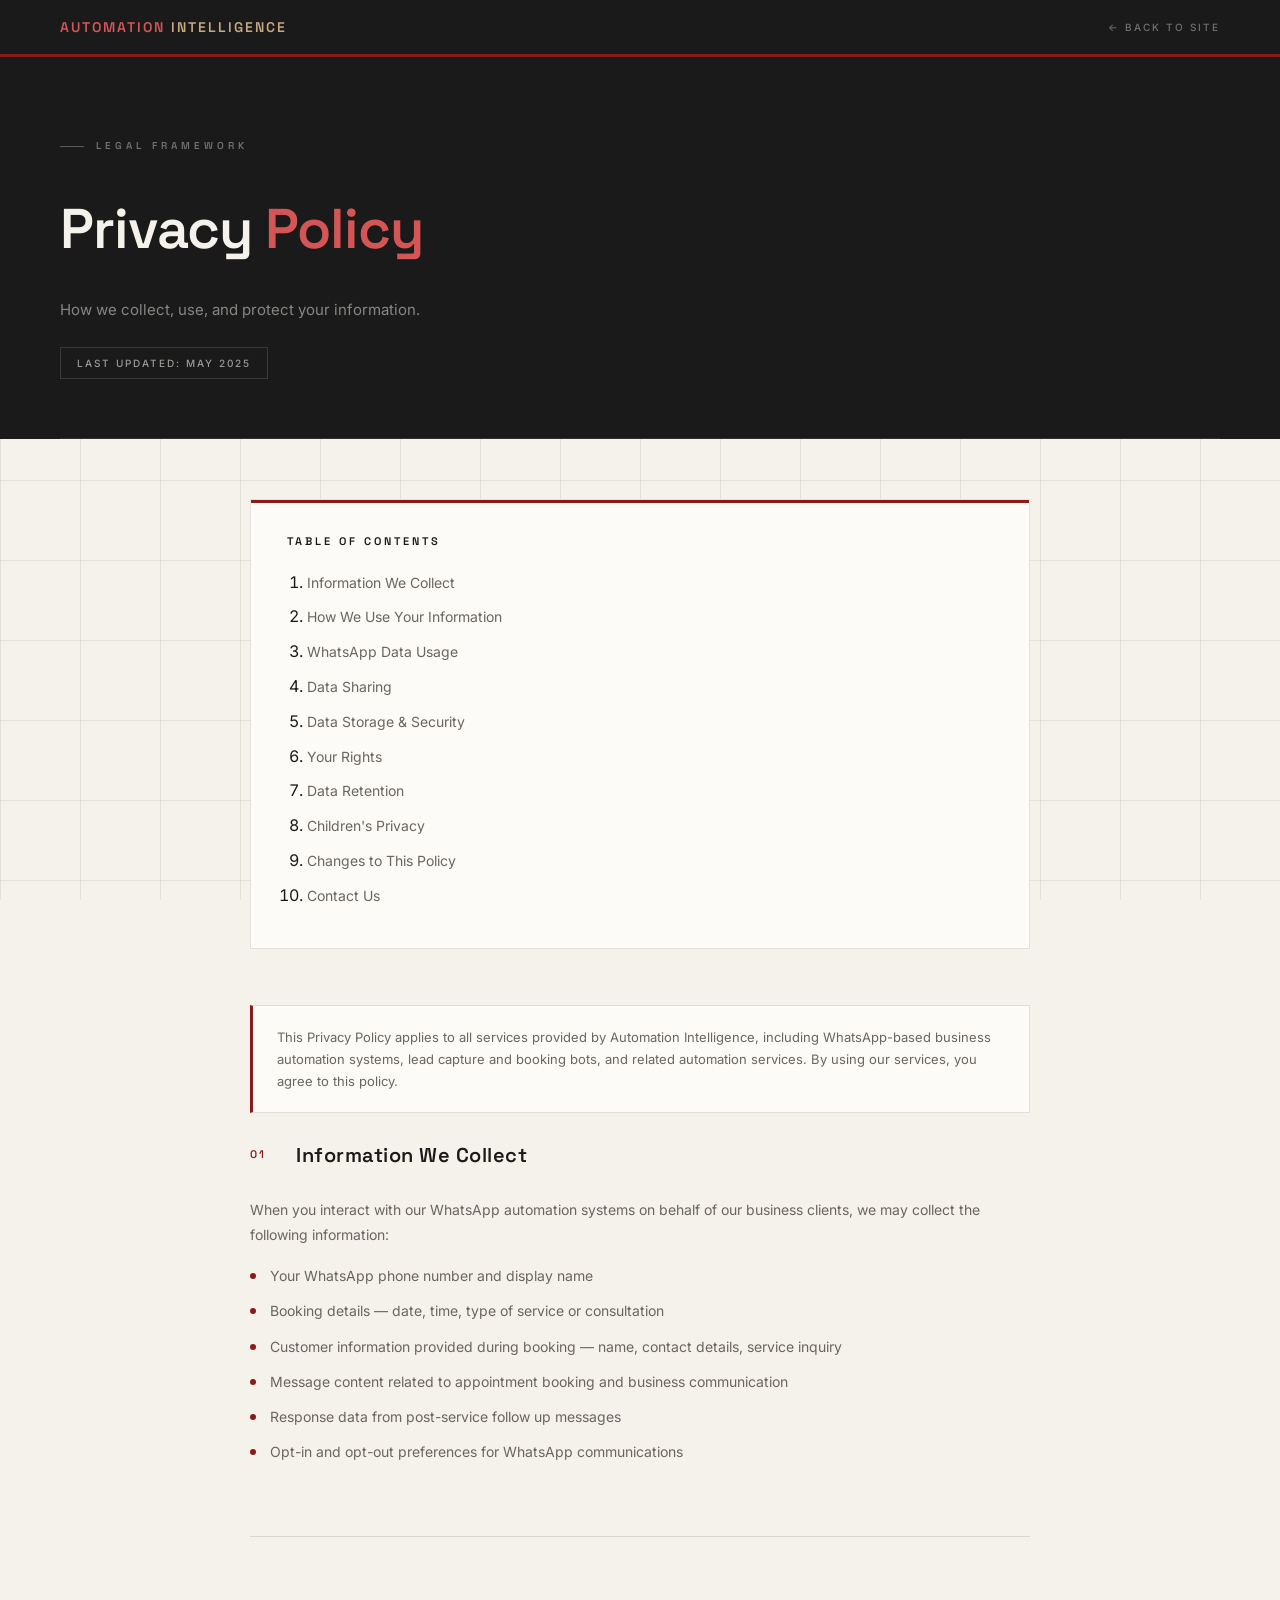
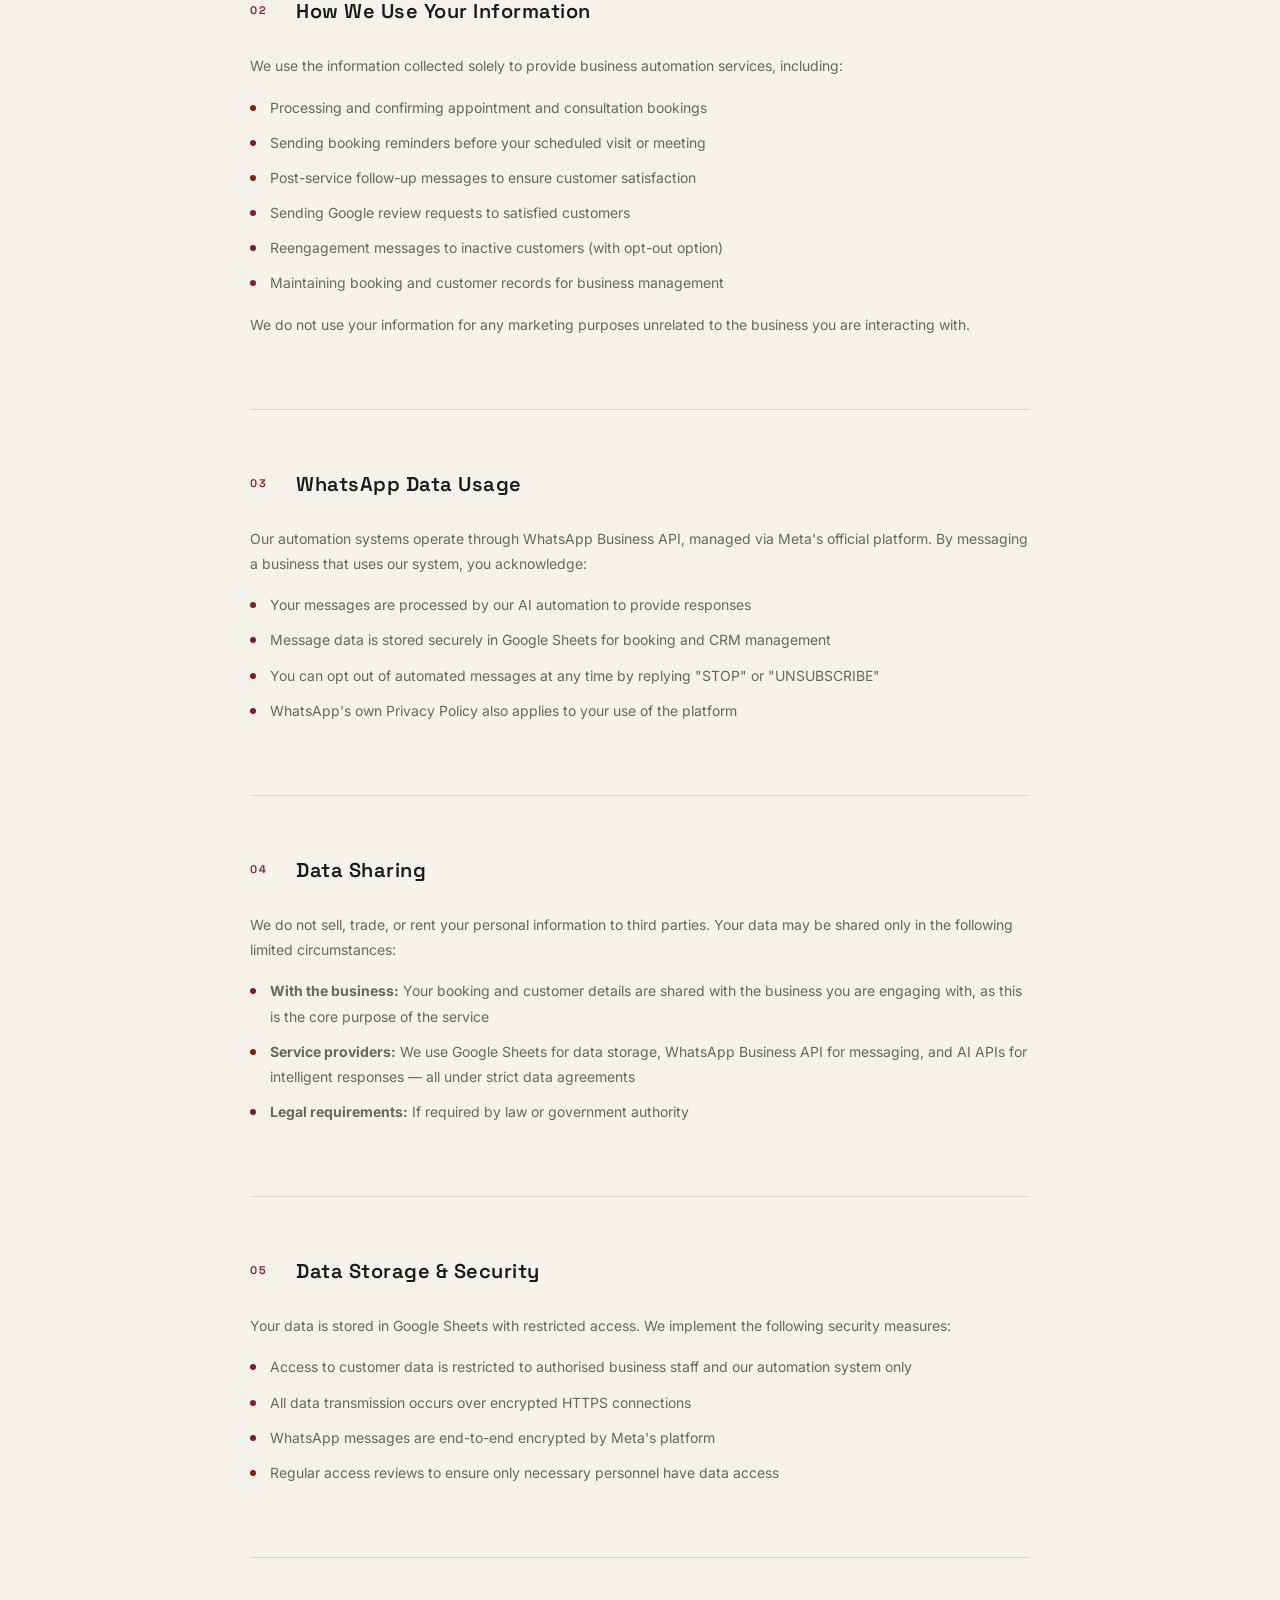
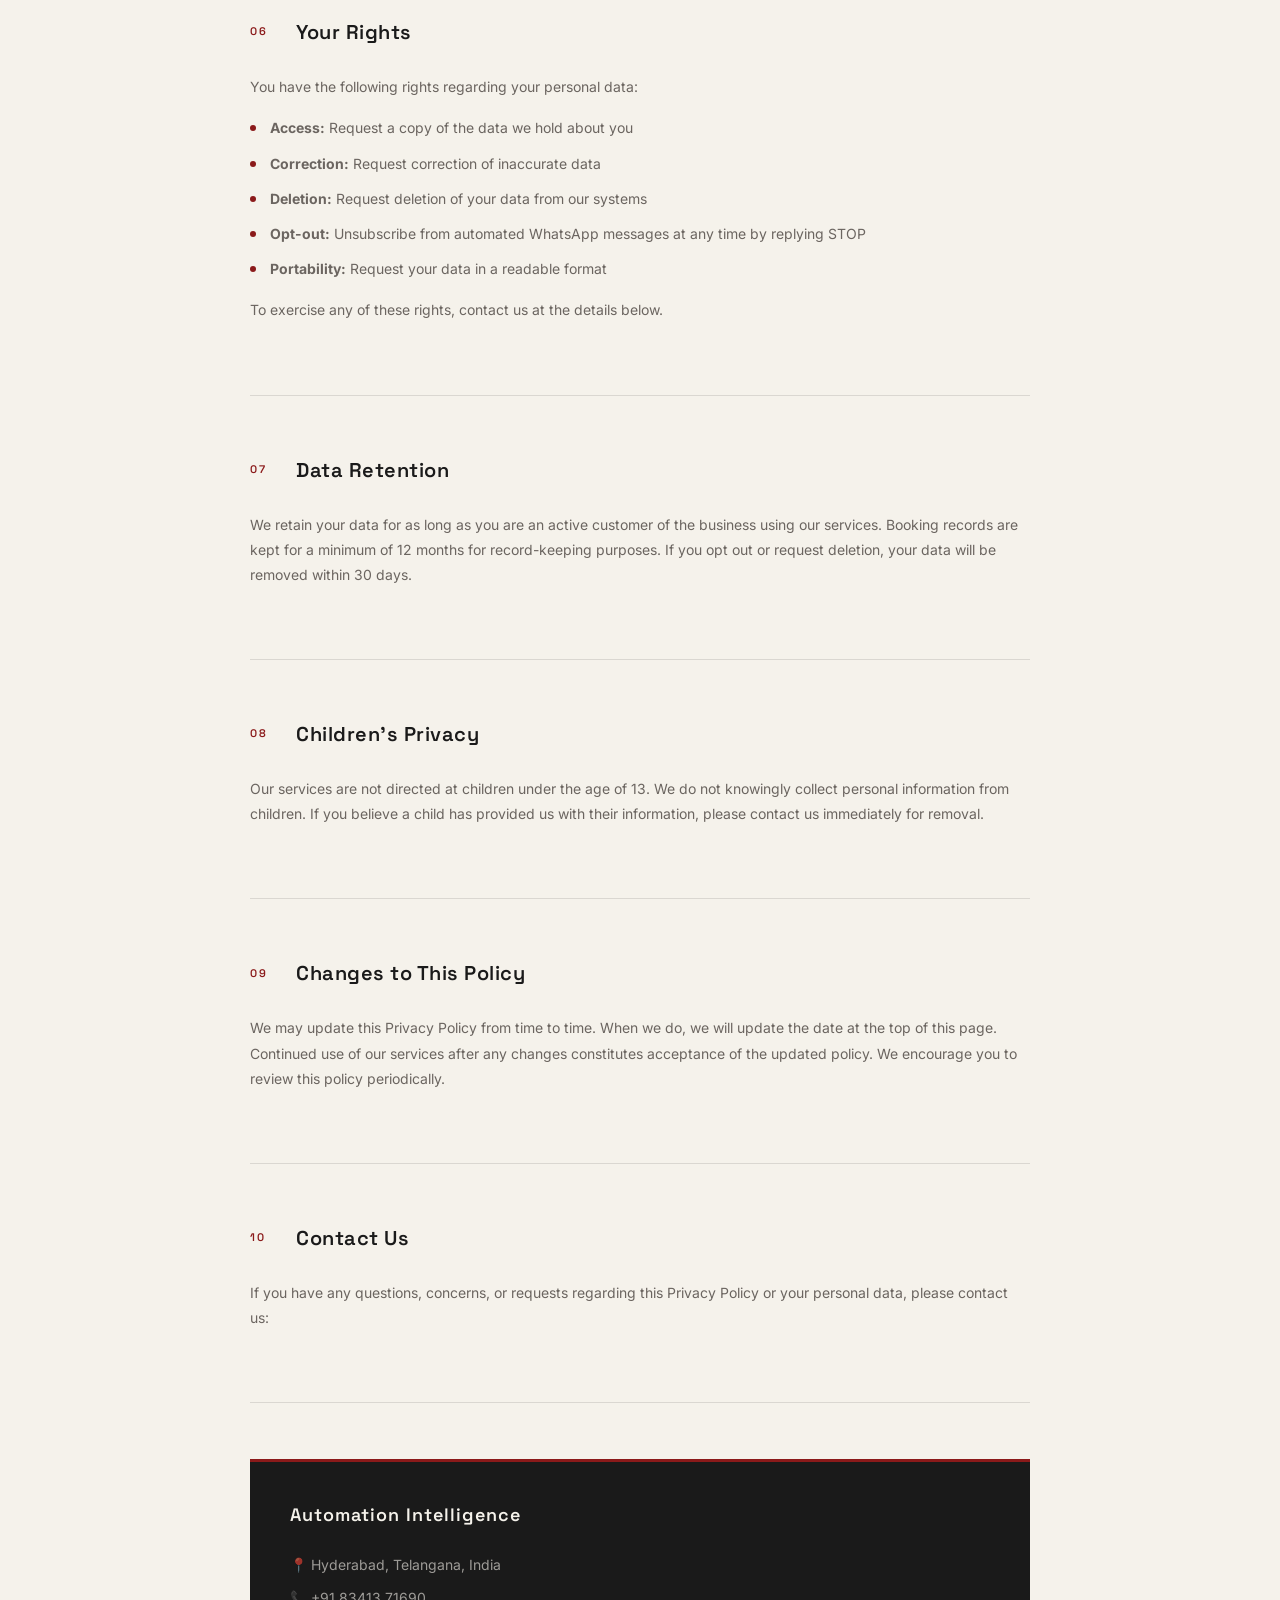
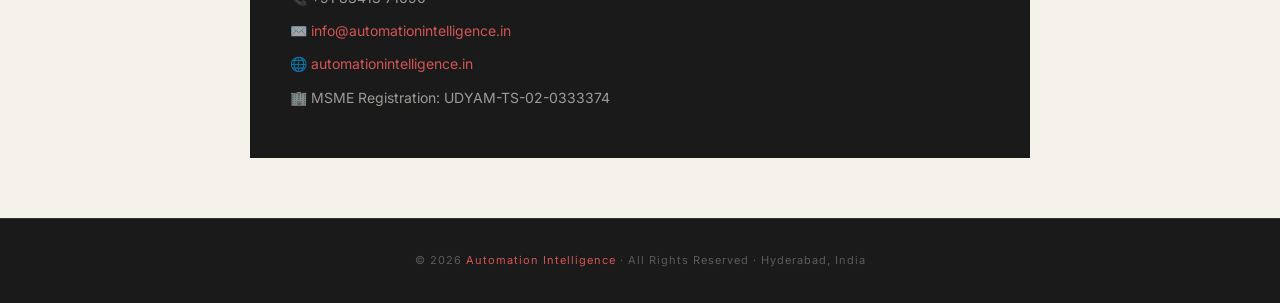
<file: privacy-policy.html>
<!DOCTYPE html>
<html lang="en">
<head>
<meta charset="UTF-8">
<meta name="viewport" content="width=device-width, initial-scale=1.0">
<title>Privacy Policy — Automation Intelligence</title>
<link href="https://fonts.googleapis.com/css2?family=Space+Grotesk:wght@300;400;500;600;700&family=Inter:wght@300;400;500;600&display=swap" rel="stylesheet">
<style>
:root {
  --bg: #F5F2EB;
  --bg-alt: #EDE9E0;
  --bg-card: #FDFBF7;
  --red: #8B1A1A;
  --red-light: #A63232;
  --brown: #5C4033;
  --brown-light: #7A6258;
  --text: #1A1A1A;
  --text-muted: #6B6560;
  --text-light: #9A9590;
  --border: rgba(26,26,26,0.12);
  --border-strong: rgba(26,26,26,0.25);
  --line: rgba(26,26,26,0.08);
}

* { margin: 0; padding: 0; box-sizing: border-box; }
html { scroll-behavior: smooth; }

body {
  font-family: 'Inter', sans-serif;
  background: var(--bg);
  color: var(--text);
  line-height: 1.8;
  -webkit-font-smoothing: antialiased;
}

body::before {
  content: '';
  position: fixed;
  inset: 0;
  background-image: 
    linear-gradient(var(--line) 1px, transparent 1px),
    linear-gradient(90deg, var(--line) 1px, transparent 1px);
  background-size: 80px 80px;
  pointer-events: none;
  z-index: 0;
}

header {
  background: var(--text);
  padding: 18px 60px;
  display: flex;
  align-items: center;
  justify-content: space-between;
  border-bottom: 3px solid var(--red);
  position: sticky;
  top: 0;
  z-index: 50;
}

header .logo {
  font-family: 'Space Grotesk', sans-serif;
  font-size: 14px;
  font-weight: 600;
  letter-spacing: 2px;
  text-transform: uppercase;
  line-height: 1.2;
}

header .logo .red { color: #D45555; }
header .logo .brown { color: #C4A882; }

header .back-link {
  color: rgba(245,242,235,0.4);
  text-decoration: none;
  font-size: 10px;
  letter-spacing: 2px;
  text-transform: uppercase;
  font-weight: 500;
  transition: color 0.3s;
}

header .back-link:hover { color: var(--bg); }

.hero {
  background: var(--text);
  padding: 80px 60px 60px;
  color: var(--bg);
  position: relative;
}

.hero::after {
  content: '';
  position: absolute;
  bottom: 0;
  left: 60px;
  right: 60px;
  height: 1px;
  background: rgba(245,242,235,0.1);
}

.hero-label {
  font-family: 'Space Grotesk', sans-serif;
  font-size: 10px;
  letter-spacing: 4px;
  text-transform: uppercase;
  color: rgba(245,242,235,0.4);
  margin-bottom: 24px;
  font-weight: 600;
  display: flex;
  align-items: center;
  gap: 12px;
}

.hero-label::before {
  content: '';
  width: 24px;
  height: 1px;
  background: rgba(245,242,235,0.3);
}

.hero h1 {
  font-family: 'Space Grotesk', sans-serif;
  font-size: clamp(36px, 5vw, 56px);
  font-weight: 600;
  letter-spacing: -1px;
  margin-bottom: 16px;
}

.hero h1 .red { color: #D45555; }

.hero-sub {
  font-size: 15px;
  color: rgba(245,242,235,0.5);
  max-width: 500px;
  font-weight: 400;
}

.hero-badge {
  display: inline-block;
  border: 1px solid rgba(245,242,235,0.15);
  color: rgba(245,242,235,0.6);
  padding: 6px 16px;
  font-size: 10px;
  letter-spacing: 2px;
  text-transform: uppercase;
  font-weight: 500;
  margin-top: 24px;
}

.container {
  max-width: 860px;
  margin: 0 auto;
  padding: 60px 40px;
  position: relative;
  z-index: 1;
}

.toc {
  background: var(--bg-card);
  border: 1px solid var(--border);
  padding: 32px 36px;
  margin-bottom: 56px;
  position: relative;
}

.toc::before {
  content: '';
  position: absolute;
  top: 0;
  left: 0;
  right: 0;
  height: 3px;
  background: var(--red);
}

.toc h3 {
  font-family: 'Space Grotesk', sans-serif;
  color: var(--text);
  margin-bottom: 16px;
  font-size: 11px;
  letter-spacing: 3px;
  text-transform: uppercase;
  font-weight: 600;
}

.toc ol { padding-left: 20px; }
.toc ol li { margin-bottom: 6px; }

.toc ol li a {
  color: var(--text-muted);
  text-decoration: none;
  font-size: 14px;
  font-weight: 400;
  transition: color 0.3s;
}

.toc ol li a:hover { color: var(--red); }

.policy-section {
  margin-bottom: 56px;
  padding-bottom: 56px;
  border-bottom: 1px solid var(--border);
}

.policy-section:last-child { border-bottom: none; }

.section-header {
  display: flex;
  align-items: center;
  gap: 16px;
  margin-bottom: 24px;
}

.section-num {
  font-family: 'Space Grotesk', sans-serif;
  font-size: 11px;
  font-weight: 600;
  color: var(--red);
  letter-spacing: 2px;
  min-width: 30px;
}

.section-header h2 {
  font-family: 'Space Grotesk', sans-serif;
  font-size: 20px;
  font-weight: 600;
  color: var(--text);
  letter-spacing: 0.5px;
}

.policy-section p {
  margin-bottom: 16px;
  color: var(--text-muted);
  font-size: 14px;
  line-height: 1.8;
}

.policy-section ul {
  margin: 16px 0 16px 0;
  color: var(--text-muted);
  font-size: 14px;
  list-style: none;
}

.policy-section ul li {
  margin-bottom: 10px;
  padding-left: 20px;
  position: relative;
}

.policy-section ul li::before {
  content: '';
  position: absolute;
  left: 0;
  top: 10px;
  width: 6px;
  height: 6px;
  background: var(--red);
  border-radius: 50%;
}

.highlight-box {
  background: var(--bg-card);
  border: 1px solid var(--border);
  border-left: 3px solid var(--red);
  padding: 20px 24px;
  margin: 24px 0;
  font-size: 13px;
  color: var(--text-muted);
  line-height: 1.7;
}

.contact-card {
  background: var(--text);
  color: var(--bg);
  padding: 40px;
  margin-top: 56px;
  position: relative;
}

.contact-card::before {
  content: '';
  position: absolute;
  top: 0;
  left: 0;
  right: 0;
  height: 3px;
  background: var(--red);
}

.contact-card h3 {
  font-family: 'Space Grotesk', sans-serif;
  font-size: 18px;
  margin-bottom: 20px;
  font-weight: 600;
  letter-spacing: 1px;
}

.contact-card p {
  color: rgba(245,242,235,0.6);
  margin-bottom: 8px;
  font-size: 14px;
}

.contact-card a { color: #D45555; text-decoration: none; }
.contact-card a:hover { text-decoration: underline; }

footer {
  background: var(--text);
  border-top: 1px solid rgba(245,242,235,0.1);
  padding: 32px 60px;
  text-align: center;
  font-size: 11px;
  color: rgba(245,242,235,0.3);
  letter-spacing: 1px;
}

footer span { color: #D45555; }

@media (max-width: 900px) {
  header { padding: 14px 24px; }
  .hero { padding: 60px 24px 40px; }
  .hero::after { left: 24px; right: 24px; }
  .container { padding: 40px 24px; }
  .toc { padding: 24px; }
  .contact-card { padding: 28px 24px; }
  footer { padding: 24px; }
}
</style>
</head>
  <!-- Google tag (gtag.js) -->
<script async src="https://www.googletagmanager.com/gtag/js?id=G-CLCTGL1H7X"></script>
<script>
  window.dataLayer = window.dataLayer || [];
  function gtag(){dataLayer.push(arguments);}
  gtag('js', new Date());

  gtag('config', 'G-CLCTGL1H7X');
</script>
<body>

<header>
  <div class="logo">
    <span class="red">Automation</span> <span class="brown">Intelligence</span>
  </div>
  <a href="index.html" class="back-link">← Back to Site</a>
</header>

<div class="hero">
  <div class="hero-label">Legal Framework</div>
  <h1>Privacy <span class="red">Policy</span></h1>
  <p class="hero-sub">How we collect, use, and protect your information.</p>
  <div class="hero-badge">Last Updated: May 2025</div>
</div>

<div class="container">

  <div class="toc">
    <h3>Table of Contents</h3>
    <ol>
      <li><a href="#info">Information We Collect</a></li>
      <li><a href="#use">How We Use Your Information</a></li>
      <li><a href="#whatsapp">WhatsApp Data Usage</a></li>
      <li><a href="#sharing">Data Sharing</a></li>
      <li><a href="#storage">Data Storage & Security</a></li>
      <li><a href="#rights">Your Rights</a></li>
      <li><a href="#retention">Data Retention</a></li>
      <li><a href="#children">Children's Privacy</a></li>
      <li><a href="#changes">Changes to This Policy</a></li>
      <li><a href="#contact">Contact Us</a></li>
    </ol>
  </div>

  <div class="highlight-box">
    This Privacy Policy applies to all services provided by Automation Intelligence, including WhatsApp-based business automation systems, lead capture and booking bots, and related automation services. By using our services, you agree to this policy.
  </div>

  <div class="policy-section" id="info">
    <div class="section-header">
      <div class="section-num">01</div>
      <h2>Information We Collect</h2>
    </div>
    <p>When you interact with our WhatsApp automation systems on behalf of our business clients, we may collect the following information:</p>
    <ul>
      <li>Your WhatsApp phone number and display name</li>
      <li>Booking details — date, time, type of service or consultation</li>
      <li>Customer information provided during booking — name, contact details, service inquiry</li>
      <li>Message content related to appointment booking and business communication</li>
      <li>Response data from post-service follow up messages</li>
      <li>Opt-in and opt-out preferences for WhatsApp communications</li>
    </ul>
  </div>

  <div class="policy-section" id="use">
    <div class="section-header">
      <div class="section-num">02</div>
      <h2>How We Use Your Information</h2>
    </div>
    <p>We use the information collected solely to provide business automation services, including:</p>
    <ul>
      <li>Processing and confirming appointment and consultation bookings</li>
      <li>Sending booking reminders before your scheduled visit or meeting</li>
      <li>Post-service follow-up messages to ensure customer satisfaction</li>
      <li>Sending Google review requests to satisfied customers</li>
      <li>Reengagement messages to inactive customers (with opt-out option)</li>
      <li>Maintaining booking and customer records for business management</li>
    </ul>
    <p>We do not use your information for any marketing purposes unrelated to the business you are interacting with.</p>
  </div>

  <div class="policy-section" id="whatsapp">
    <div class="section-header">
      <div class="section-num">03</div>
      <h2>WhatsApp Data Usage</h2>
    </div>
    <p>Our automation systems operate through WhatsApp Business API, managed via Meta's official platform. By messaging a business that uses our system, you acknowledge:</p>
    <ul>
      <li>Your messages are processed by our AI automation to provide responses</li>
      <li>Message data is stored securely in Google Sheets for booking and CRM management</li>
      <li>You can opt out of automated messages at any time by replying "STOP" or "UNSUBSCRIBE"</li>
      <li>WhatsApp's own Privacy Policy also applies to your use of the platform</li>
    </ul>
  </div>

  <div class="policy-section" id="sharing">
    <div class="section-header">
      <div class="section-num">04</div>
      <h2>Data Sharing</h2>
    </div>
    <p>We do not sell, trade, or rent your personal information to third parties. Your data may be shared only in the following limited circumstances:</p>
    <ul>
      <li><strong>With the business:</strong> Your booking and customer details are shared with the business you are engaging with, as this is the core purpose of the service</li>
      <li><strong>Service providers:</strong> We use Google Sheets for data storage, WhatsApp Business API for messaging, and AI APIs for intelligent responses — all under strict data agreements</li>
      <li><strong>Legal requirements:</strong> If required by law or government authority</li>
    </ul>
  </div>

  <div class="policy-section" id="storage">
    <div class="section-header">
      <div class="section-num">05</div>
      <h2>Data Storage & Security</h2>
    </div>
    <p>Your data is stored in Google Sheets with restricted access. We implement the following security measures:</p>
    <ul>
      <li>Access to customer data is restricted to authorised business staff and our automation system only</li>
      <li>All data transmission occurs over encrypted HTTPS connections</li>
      <li>WhatsApp messages are end-to-end encrypted by Meta's platform</li>
      <li>Regular access reviews to ensure only necessary personnel have data access</li>
    </ul>
  </div>

  <div class="policy-section" id="rights">
    <div class="section-header">
      <div class="section-num">06</div>
      <h2>Your Rights</h2>
    </div>
    <p>You have the following rights regarding your personal data:</p>
    <ul>
      <li><strong>Access:</strong> Request a copy of the data we hold about you</li>
      <li><strong>Correction:</strong> Request correction of inaccurate data</li>
      <li><strong>Deletion:</strong> Request deletion of your data from our systems</li>
      <li><strong>Opt-out:</strong> Unsubscribe from automated WhatsApp messages at any time by replying STOP</li>
      <li><strong>Portability:</strong> Request your data in a readable format</li>
    </ul>
    <p>To exercise any of these rights, contact us at the details below.</p>
  </div>

  <div class="policy-section" id="retention">
    <div class="section-header">
      <div class="section-num">07</div>
      <h2>Data Retention</h2>
    </div>
    <p>We retain your data for as long as you are an active customer of the business using our services. Booking records are kept for a minimum of 12 months for record-keeping purposes. If you opt out or request deletion, your data will be removed within 30 days.</p>
  </div>

  <div class="policy-section" id="children">
    <div class="section-header">
      <div class="section-num">08</div>
      <h2>Children's Privacy</h2>
    </div>
    <p>Our services are not directed at children under the age of 13. We do not knowingly collect personal information from children. If you believe a child has provided us with their information, please contact us immediately for removal.</p>
  </div>

  <div class="policy-section" id="changes">
    <div class="section-header">
      <div class="section-num">09</div>
      <h2>Changes to This Policy</h2>
    </div>
    <p>We may update this Privacy Policy from time to time. When we do, we will update the date at the top of this page. Continued use of our services after any changes constitutes acceptance of the updated policy. We encourage you to review this policy periodically.</p>
  </div>

  <div class="policy-section" id="contact">
    <div class="section-header">
      <div class="section-num">10</div>
      <h2>Contact Us</h2>
    </div>
    <p>If you have any questions, concerns, or requests regarding this Privacy Policy or your personal data, please contact us:</p>
  </div>

  <div class="contact-card">
    <h3>Automation Intelligence</h3>
    <p>📍 Hyderabad, Telangana, India</p>
    <p>📞 +91 83413 71690</p>
    <p>✉️ <a href="mailto:info@automationintelligence.in">info@automationintelligence.in</a></p>
    <p>🌐 <a href="https://automationintelligence.in">automationintelligence.in</a></p>
    <p>🏢 MSME Registration: UDYAM-TS-02-0333374</p>
  </div>

</div>

<footer>
  © <script>document.write(new Date().getFullYear())</script> <span>Automation Intelligence</span> · All Rights Reserved · Hyderabad, India
</footer>

</body>
</html>
</file>
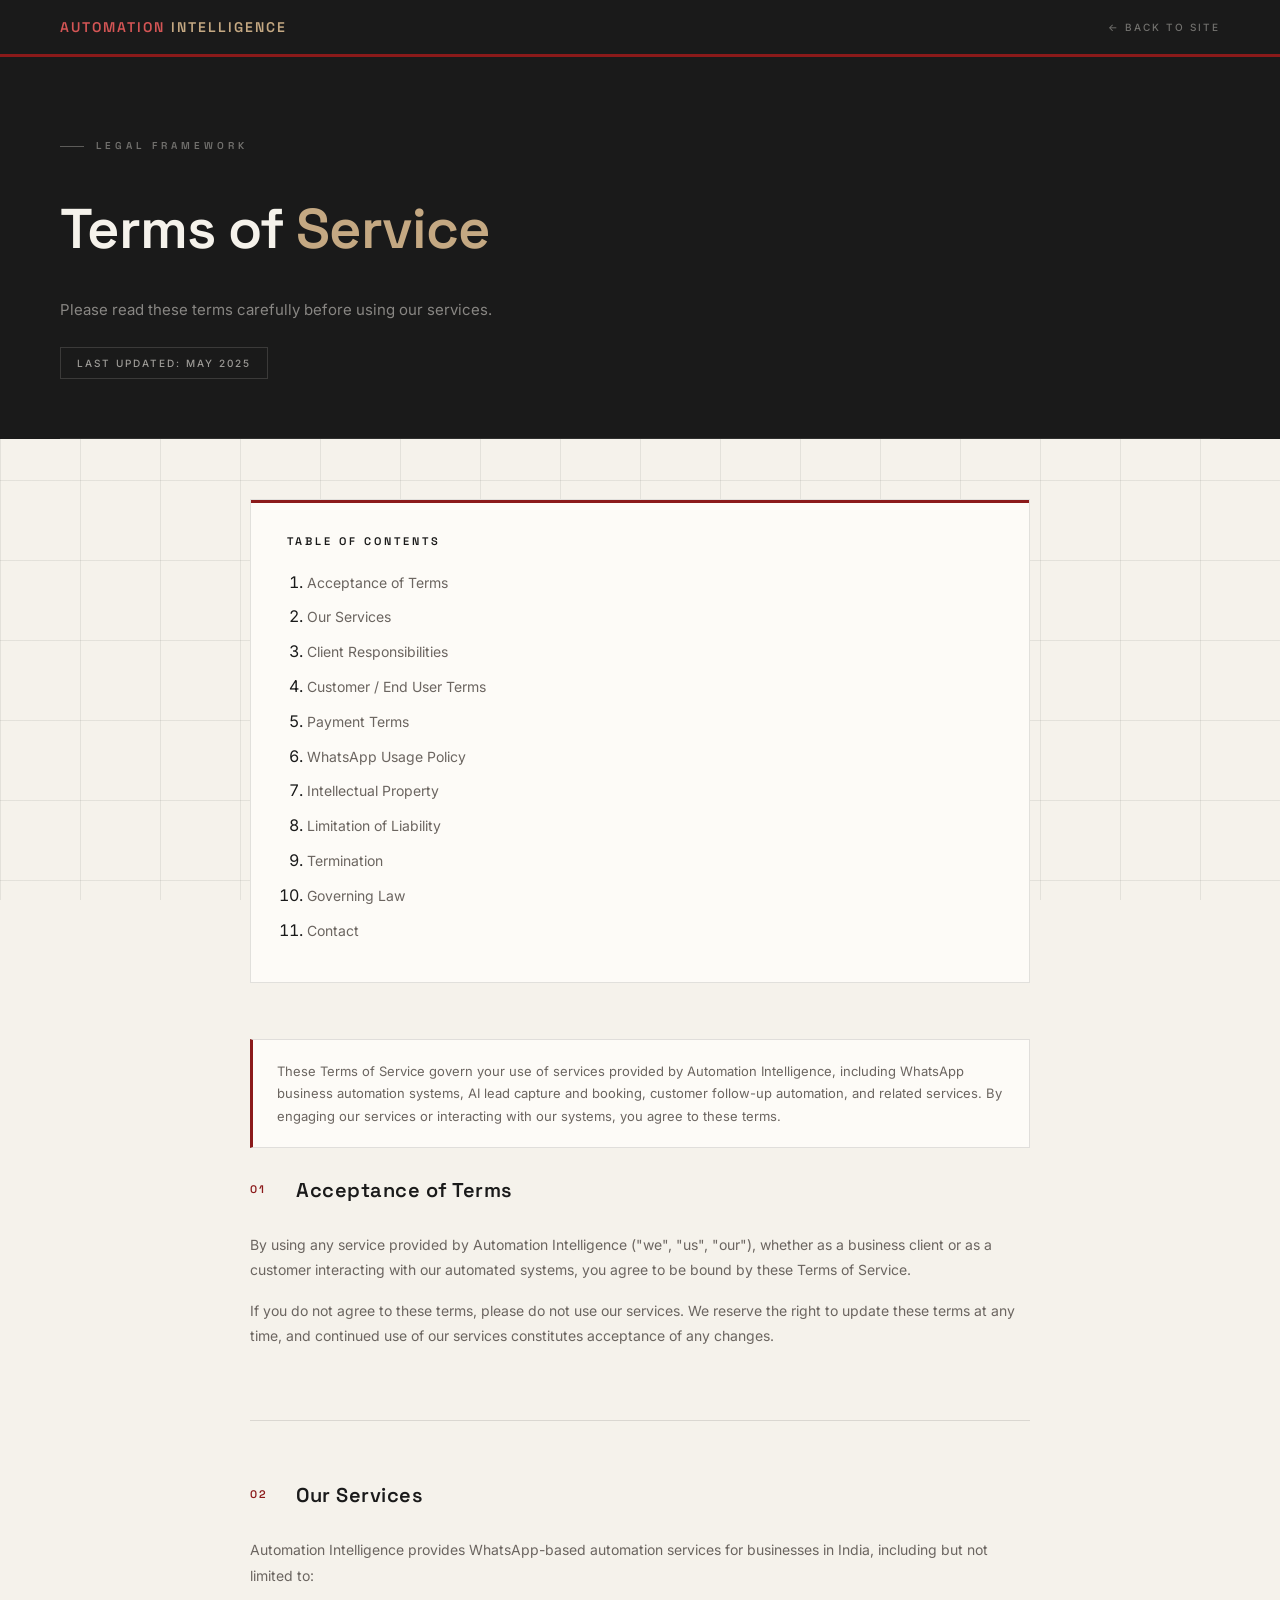
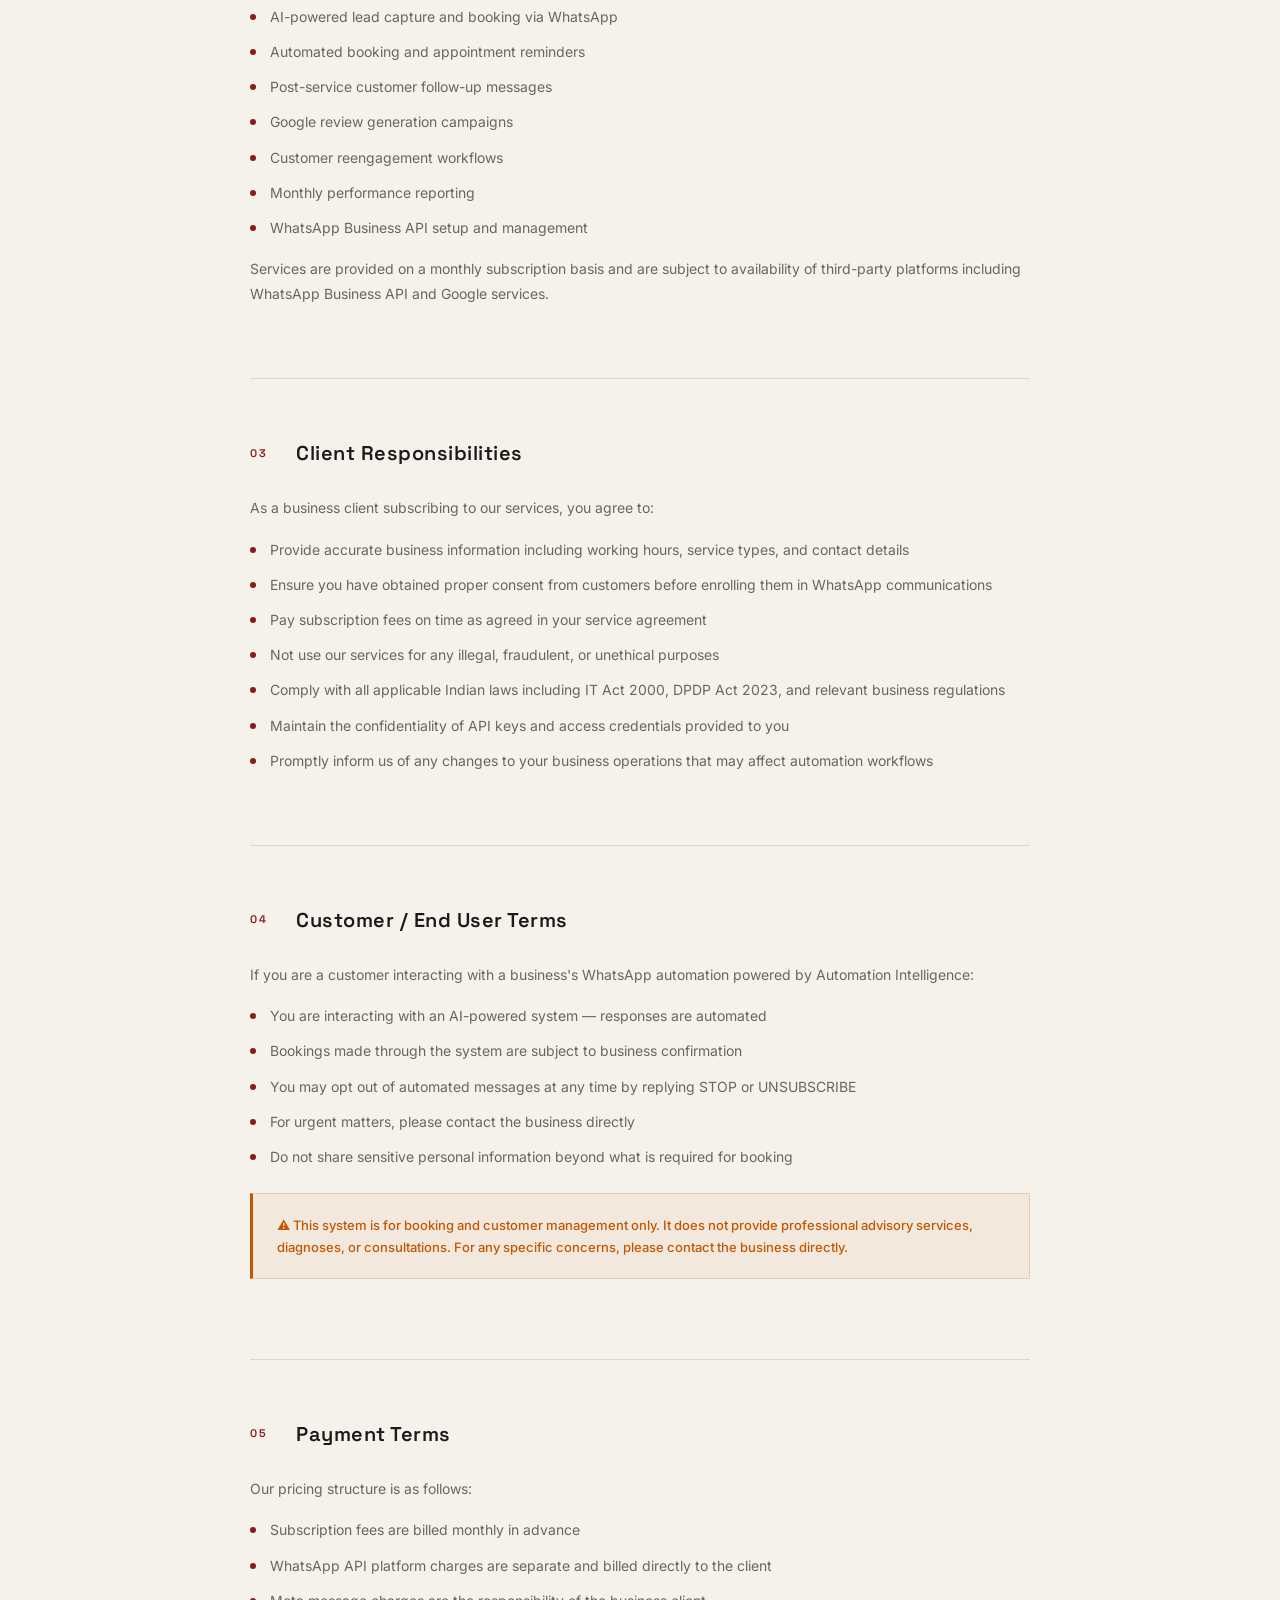
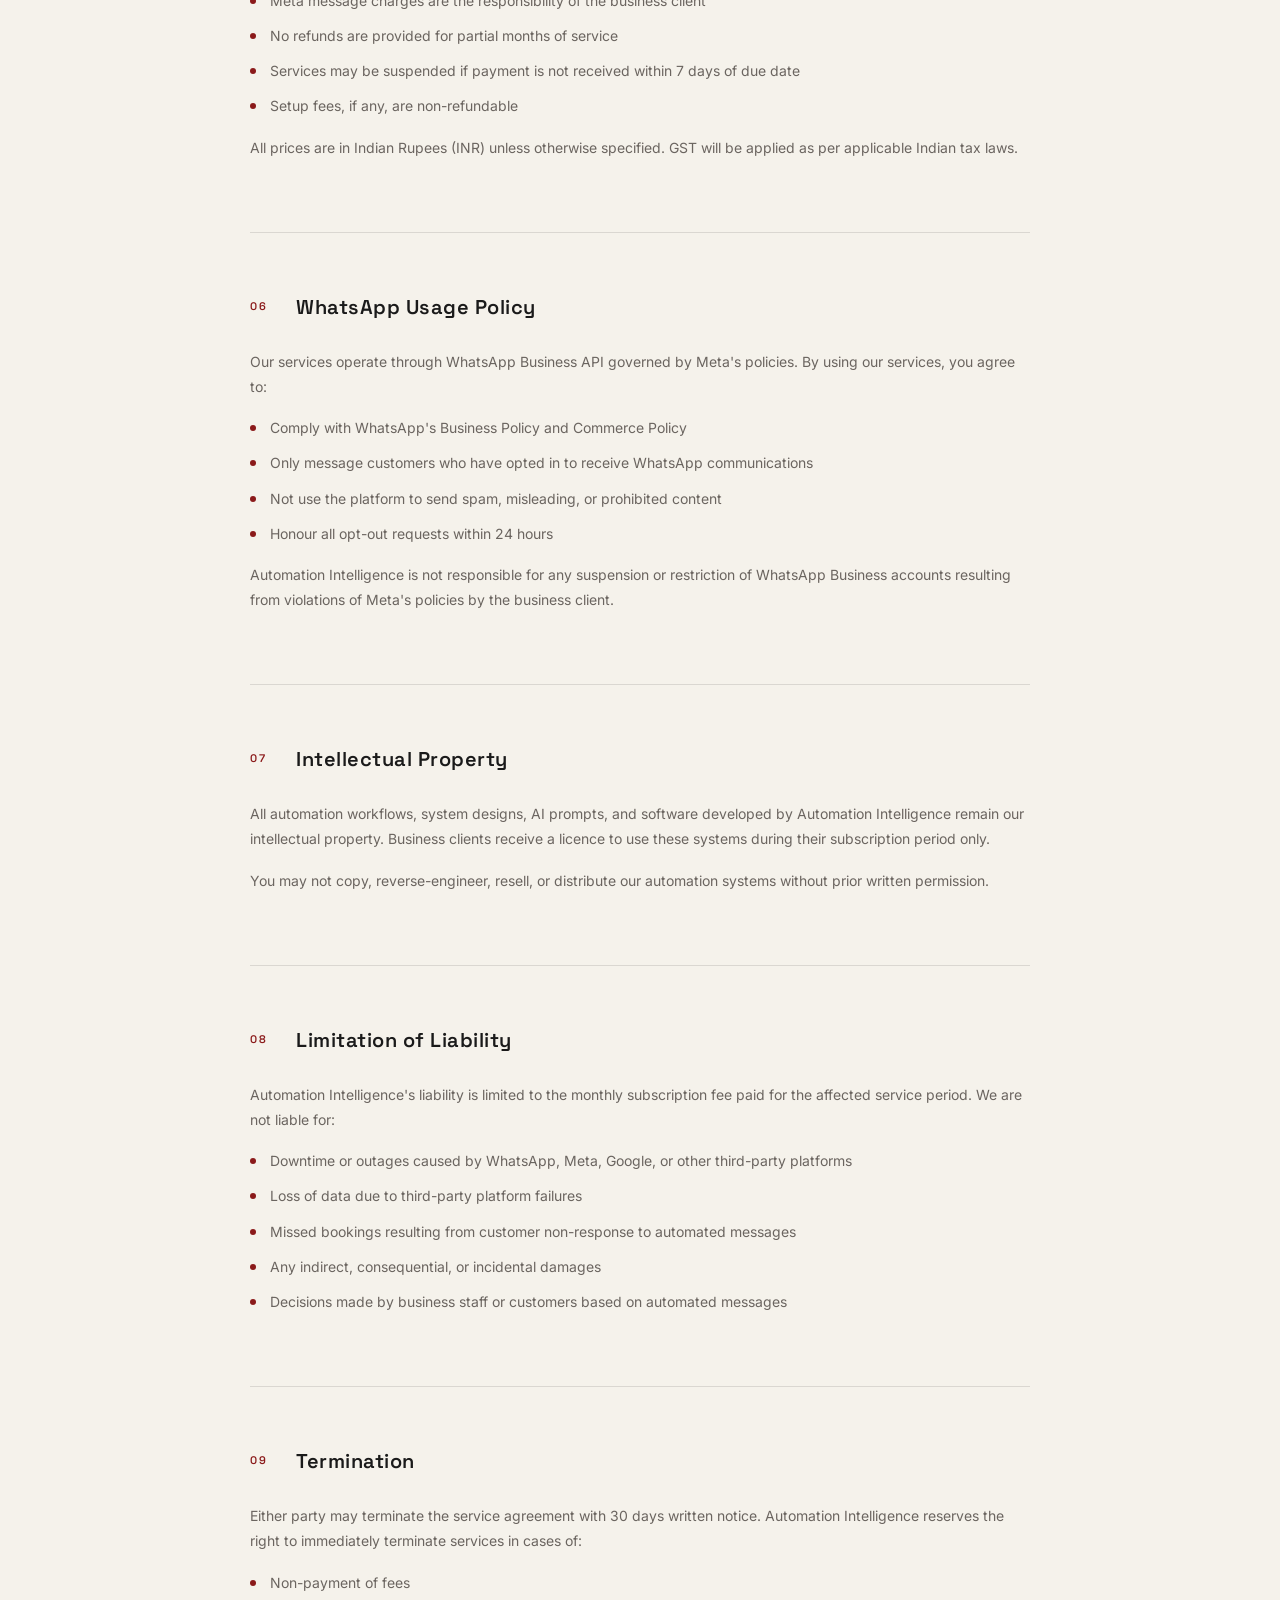
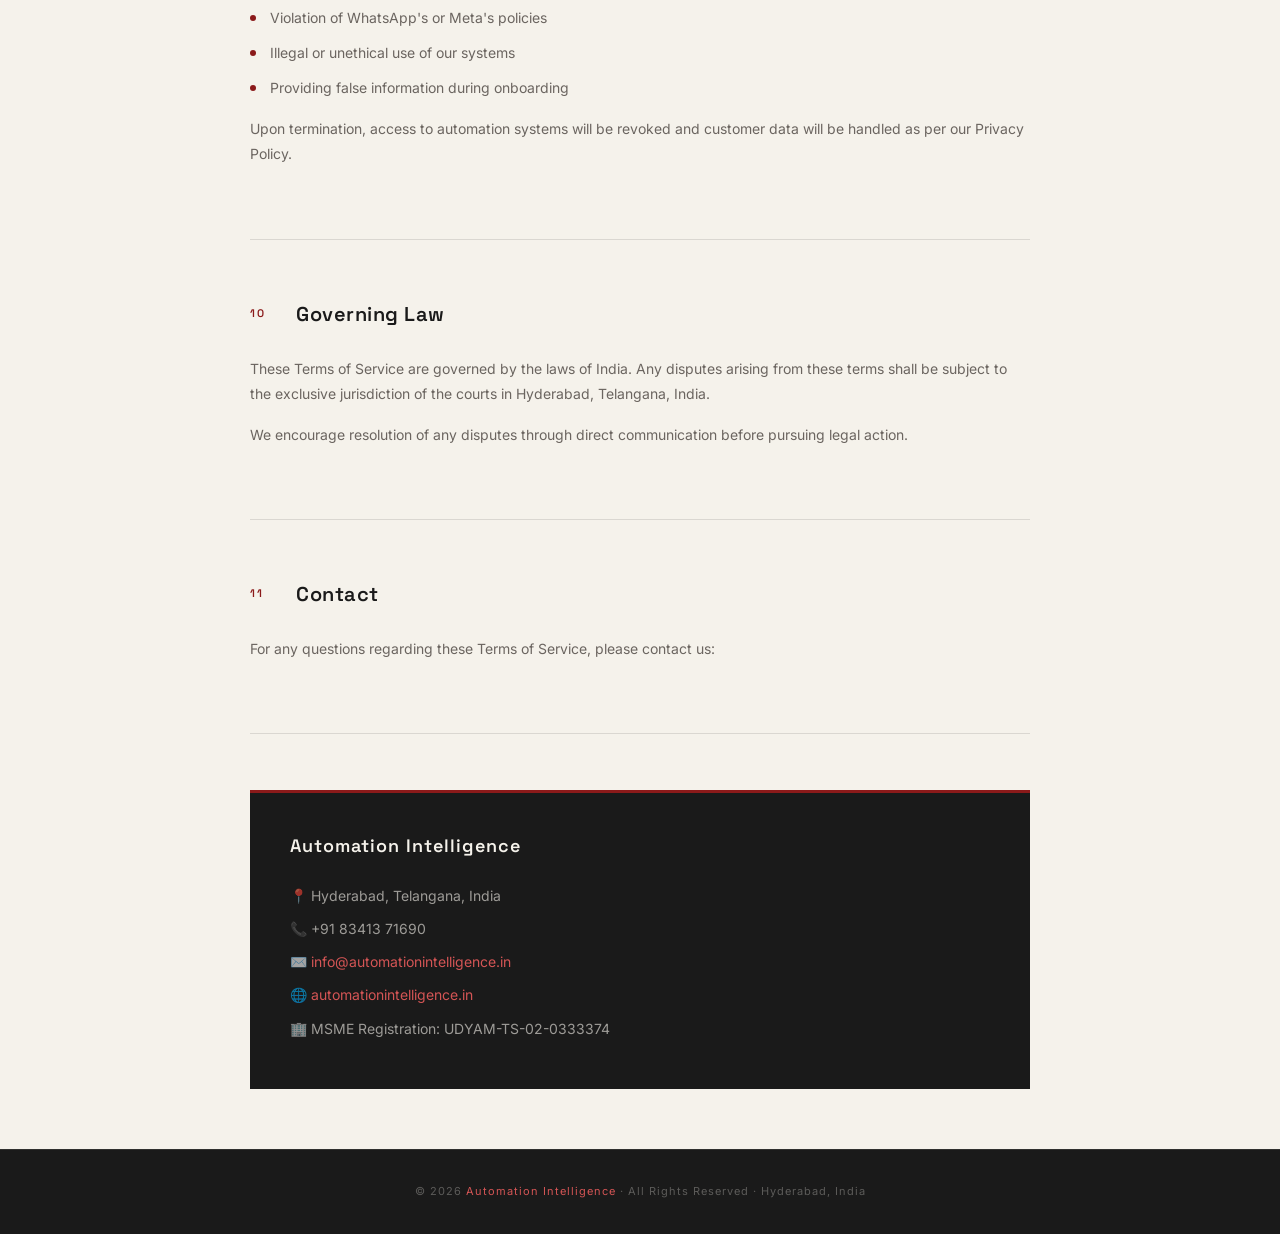
<file: terms-of-service.html>
<!DOCTYPE html>
<html lang="en">
<head>
<meta charset="UTF-8">
<meta name="viewport" content="width=device-width, initial-scale=1.0">
<title>Terms of Service — Automation Intelligence</title>
<link href="https://fonts.googleapis.com/css2?family=Space+Grotesk:wght@300;400;500;600;700&family=Inter:wght@300;400;500;600&display=swap" rel="stylesheet">
<style>
:root {
  --bg: #F5F2EB;
  --bg-alt: #EDE9E0;
  --bg-card: #FDFBF7;
  --red: #8B1A1A;
  --red-light: #A63232;
  --brown: #5C4033;
  --brown-light: #7A6258;
  --text: #1A1A1A;
  --text-muted: #6B6560;
  --text-light: #9A9590;
  --border: rgba(26,26,26,0.12);
  --border-strong: rgba(26,26,26,0.25);
  --line: rgba(26,26,26,0.08);
  --orange: #C45600;
  --orange-bg: rgba(196,86,0,0.06);
  --orange-border: rgba(196,86,0,0.2);
}

* { margin: 0; padding: 0; box-sizing: border-box; }
html { scroll-behavior: smooth; }

body {
  font-family: 'Inter', sans-serif;
  background: var(--bg);
  color: var(--text);
  line-height: 1.8;
  -webkit-font-smoothing: antialiased;
}

body::before {
  content: '';
  position: fixed;
  inset: 0;
  background-image: 
    linear-gradient(var(--line) 1px, transparent 1px),
    linear-gradient(90deg, var(--line) 1px, transparent 1px);
  background-size: 80px 80px;
  pointer-events: none;
  z-index: 0;
}

header {
  background: var(--text);
  padding: 18px 60px;
  display: flex;
  align-items: center;
  justify-content: space-between;
  border-bottom: 3px solid var(--red);
  position: sticky;
  top: 0;
  z-index: 50;
}

header .logo {
  font-family: 'Space Grotesk', sans-serif;
  font-size: 14px;
  font-weight: 600;
  letter-spacing: 2px;
  text-transform: uppercase;
  line-height: 1.2;
}

header .logo .red { color: #D45555; }
header .logo .brown { color: #C4A882; }

header .back-link {
  color: rgba(245,242,235,0.4);
  text-decoration: none;
  font-size: 10px;
  letter-spacing: 2px;
  text-transform: uppercase;
  font-weight: 500;
  transition: color 0.3s;
}

header .back-link:hover { color: var(--bg); }

.hero {
  background: var(--text);
  padding: 80px 60px 60px;
  color: var(--bg);
  position: relative;
}

.hero::after {
  content: '';
  position: absolute;
  bottom: 0;
  left: 60px;
  right: 60px;
  height: 1px;
  background: rgba(245,242,235,0.1);
}

.hero-label {
  font-family: 'Space Grotesk', sans-serif;
  font-size: 10px;
  letter-spacing: 4px;
  text-transform: uppercase;
  color: rgba(245,242,235,0.4);
  margin-bottom: 24px;
  font-weight: 600;
  display: flex;
  align-items: center;
  gap: 12px;
}

.hero-label::before {
  content: '';
  width: 24px;
  height: 1px;
  background: rgba(245,242,235,0.3);
}

.hero h1 {
  font-family: 'Space Grotesk', sans-serif;
  font-size: clamp(36px, 5vw, 56px);
  font-weight: 600;
  letter-spacing: -1px;
  margin-bottom: 16px;
}

.hero h1 .brown { color: #C4A882; }

.hero-sub {
  font-size: 15px;
  color: rgba(245,242,235,0.5);
  max-width: 500px;
  font-weight: 400;
}

.hero-badge {
  display: inline-block;
  border: 1px solid rgba(245,242,235,0.15);
  color: rgba(245,242,235,0.6);
  padding: 6px 16px;
  font-size: 10px;
  letter-spacing: 2px;
  text-transform: uppercase;
  font-weight: 500;
  margin-top: 24px;
}

.container {
  max-width: 860px;
  margin: 0 auto;
  padding: 60px 40px;
  position: relative;
  z-index: 1;
}

.toc {
  background: var(--bg-card);
  border: 1px solid var(--border);
  padding: 32px 36px;
  margin-bottom: 56px;
  position: relative;
}

.toc::before {
  content: '';
  position: absolute;
  top: 0;
  left: 0;
  right: 0;
  height: 3px;
  background: var(--red);
}

.toc h3 {
  font-family: 'Space Grotesk', sans-serif;
  color: var(--text);
  margin-bottom: 16px;
  font-size: 11px;
  letter-spacing: 3px;
  text-transform: uppercase;
  font-weight: 600;
}

.toc ol { padding-left: 20px; }
.toc ol li { margin-bottom: 6px; }

.toc ol li a {
  color: var(--text-muted);
  text-decoration: none;
  font-size: 14px;
  font-weight: 400;
  transition: color 0.3s;
}

.toc ol li a:hover { color: var(--red); }

.policy-section {
  margin-bottom: 56px;
  padding-bottom: 56px;
  border-bottom: 1px solid var(--border);
}

.policy-section:last-of-type { border-bottom: none; }

.section-header {
  display: flex;
  align-items: center;
  gap: 16px;
  margin-bottom: 24px;
}

.section-num {
  font-family: 'Space Grotesk', sans-serif;
  font-size: 11px;
  font-weight: 600;
  color: var(--red);
  letter-spacing: 2px;
  min-width: 30px;
}

.section-header h2 {
  font-family: 'Space Grotesk', sans-serif;
  font-size: 20px;
  font-weight: 600;
  color: var(--text);
  letter-spacing: 0.5px;
}

.policy-section p {
  margin-bottom: 16px;
  color: var(--text-muted);
  font-size: 14px;
  line-height: 1.8;
}

.policy-section ul {
  margin: 16px 0 16px 0;
  color: var(--text-muted);
  font-size: 14px;
  list-style: none;
}

.policy-section ul li {
  margin-bottom: 10px;
  padding-left: 20px;
  position: relative;
}

.policy-section ul li::before {
  content: '';
  position: absolute;
  left: 0;
  top: 10px;
  width: 6px;
  height: 6px;
  background: var(--red);
  border-radius: 50%;
}

.highlight-box {
  background: var(--bg-card);
  border: 1px solid var(--border);
  border-left: 3px solid var(--red);
  padding: 20px 24px;
  margin: 24px 0;
  font-size: 13px;
  color: var(--text-muted);
  line-height: 1.7;
}

.warning-box {
  background: var(--orange-bg);
  border: 1px solid var(--orange-border);
  border-left: 3px solid var(--orange);
  padding: 20px 24px;
  margin: 24px 0;
  font-size: 13px;
  color: var(--orange);
  line-height: 1.7;
  font-weight: 500;
}

.contact-card {
  background: var(--text);
  color: var(--bg);
  padding: 40px;
  margin-top: 56px;
  position: relative;
}

.contact-card::before {
  content: '';
  position: absolute;
  top: 0;
  left: 0;
  right: 0;
  height: 3px;
  background: var(--red);
}

.contact-card h3 {
  font-family: 'Space Grotesk', sans-serif;
  font-size: 18px;
  margin-bottom: 20px;
  font-weight: 600;
  letter-spacing: 1px;
}

.contact-card p {
  color: rgba(245,242,235,0.6);
  margin-bottom: 8px;
  font-size: 14px;
}

.contact-card a { color: #D45555; text-decoration: none; }
.contact-card a:hover { text-decoration: underline; }

footer {
  background: var(--text);
  border-top: 1px solid rgba(245,242,235,0.1);
  padding: 32px 60px;
  text-align: center;
  font-size: 11px;
  color: rgba(245,242,235,0.3);
  letter-spacing: 1px;
}

footer span { color: #D45555; }

@media (max-width: 900px) {
  header { padding: 14px 24px; }
  .hero { padding: 60px 24px 40px; }
  .hero::after { left: 24px; right: 24px; }
  .container { padding: 40px 24px; }
  .toc { padding: 24px; }
  .contact-card { padding: 28px 24px; }
  footer { padding: 24px; }
}
</style>
</head>
  <!-- Google tag (gtag.js) -->
<script async src="https://www.googletagmanager.com/gtag/js?id=G-CLCTGL1H7X"></script>
<script>
  window.dataLayer = window.dataLayer || [];
  function gtag(){dataLayer.push(arguments);}
  gtag('js', new Date());

  gtag('config', 'G-CLCTGL1H7X');
</script>
<body>

<header>
  <div class="logo">
    <span class="red">Automation</span> <span class="brown">Intelligence</span>
  </div>
  <a href="index.html" class="back-link">← Back to Site</a>
</header>

<div class="hero">
  <div class="hero-label">Legal Framework</div>
  <h1>Terms of <span class="brown">Service</span></h1>
  <p class="hero-sub">Please read these terms carefully before using our services.</p>
  <div class="hero-badge">Last Updated: May 2025</div>
</div>

<div class="container">

  <div class="toc">
    <h3>Table of Contents</h3>
    <ol>
      <li><a href="#acceptance">Acceptance of Terms</a></li>
      <li><a href="#services">Our Services</a></li>
      <li><a href="#clients">Client Responsibilities</a></li>
      <li><a href="#customers">Customer / End User Terms</a></li>
      <li><a href="#payment">Payment Terms</a></li>
      <li><a href="#whatsapp">WhatsApp Usage Policy</a></li>
      <li><a href="#ip">Intellectual Property</a></li>
      <li><a href="#liability">Limitation of Liability</a></li>
      <li><a href="#termination">Termination</a></li>
      <li><a href="#governing">Governing Law</a></li>
      <li><a href="#contact">Contact</a></li>
    </ol>
  </div>

  <div class="highlight-box">
    These Terms of Service govern your use of services provided by Automation Intelligence, including WhatsApp business automation systems, AI lead capture and booking, customer follow-up automation, and related services. By engaging our services or interacting with our systems, you agree to these terms.
  </div>

  <div class="policy-section" id="acceptance">
    <div class="section-header">
      <div class="section-num">01</div>
      <h2>Acceptance of Terms</h2>
    </div>
    <p>By using any service provided by Automation Intelligence ("we", "us", "our"), whether as a business client or as a customer interacting with our automated systems, you agree to be bound by these Terms of Service.</p>
    <p>If you do not agree to these terms, please do not use our services. We reserve the right to update these terms at any time, and continued use of our services constitutes acceptance of any changes.</p>
  </div>

  <div class="policy-section" id="services">
    <div class="section-header">
      <div class="section-num">02</div>
      <h2>Our Services</h2>
    </div>
    <p>Automation Intelligence provides WhatsApp-based automation services for businesses in India, including but not limited to:</p>
    <ul>
      <li>AI-powered lead capture and booking via WhatsApp</li>
      <li>Automated booking and appointment reminders</li>
      <li>Post-service customer follow-up messages</li>
      <li>Google review generation campaigns</li>
      <li>Customer reengagement workflows</li>
      <li>Monthly performance reporting</li>
      <li>WhatsApp Business API setup and management</li>
    </ul>
    <p>Services are provided on a monthly subscription basis and are subject to availability of third-party platforms including WhatsApp Business API and Google services.</p>
  </div>

  <div class="policy-section" id="clients">
    <div class="section-header">
      <div class="section-num">03</div>
      <h2>Client Responsibilities</h2>
    </div>
    <p>As a business client subscribing to our services, you agree to:</p>
    <ul>
      <li>Provide accurate business information including working hours, service types, and contact details</li>
      <li>Ensure you have obtained proper consent from customers before enrolling them in WhatsApp communications</li>
      <li>Pay subscription fees on time as agreed in your service agreement</li>
      <li>Not use our services for any illegal, fraudulent, or unethical purposes</li>
      <li>Comply with all applicable Indian laws including IT Act 2000, DPDP Act 2023, and relevant business regulations</li>
      <li>Maintain the confidentiality of API keys and access credentials provided to you</li>
      <li>Promptly inform us of any changes to your business operations that may affect automation workflows</li>
    </ul>
  </div>

  <div class="policy-section" id="customers">
    <div class="section-header">
      <div class="section-num">04</div>
      <h2>Customer / End User Terms</h2>
    </div>
    <p>If you are a customer interacting with a business's WhatsApp automation powered by Automation Intelligence:</p>
    <ul>
      <li>You are interacting with an AI-powered system — responses are automated</li>
      <li>Bookings made through the system are subject to business confirmation</li>
      <li>You may opt out of automated messages at any time by replying STOP or UNSUBSCRIBE</li>
      <li>For urgent matters, please contact the business directly</li>
      <li>Do not share sensitive personal information beyond what is required for booking</li>
    </ul>
    <div class="warning-box">
      ⚠️ This system is for booking and customer management only. It does not provide professional advisory services, diagnoses, or consultations. For any specific concerns, please contact the business directly.
    </div>
  </div>

  <div class="policy-section" id="payment">
    <div class="section-header">
      <div class="section-num">05</div>
      <h2>Payment Terms</h2>
    </div>
    <p>Our pricing structure is as follows:</p>
    <ul>
      <li>Subscription fees are billed monthly in advance</li>
      <li>WhatsApp API platform charges are separate and billed directly to the client</li>
      <li>Meta message charges are the responsibility of the business client</li>
      <li>No refunds are provided for partial months of service</li>
      <li>Services may be suspended if payment is not received within 7 days of due date</li>
      <li>Setup fees, if any, are non-refundable</li>
    </ul>
    <p>All prices are in Indian Rupees (INR) unless otherwise specified. GST will be applied as per applicable Indian tax laws.</p>
  </div>

  <div class="policy-section" id="whatsapp">
    <div class="section-header">
      <div class="section-num">06</div>
      <h2>WhatsApp Usage Policy</h2>
    </div>
    <p>Our services operate through WhatsApp Business API governed by Meta's policies. By using our services, you agree to:</p>
    <ul>
      <li>Comply with WhatsApp's Business Policy and Commerce Policy</li>
      <li>Only message customers who have opted in to receive WhatsApp communications</li>
      <li>Not use the platform to send spam, misleading, or prohibited content</li>
      <li>Honour all opt-out requests within 24 hours</li>
    </ul>
    <p>Automation Intelligence is not responsible for any suspension or restriction of WhatsApp Business accounts resulting from violations of Meta's policies by the business client.</p>
  </div>

  <div class="policy-section" id="ip">
    <div class="section-header">
      <div class="section-num">07</div>
      <h2>Intellectual Property</h2>
    </div>
    <p>All automation workflows, system designs, AI prompts, and software developed by Automation Intelligence remain our intellectual property. Business clients receive a licence to use these systems during their subscription period only.</p>
    <p>You may not copy, reverse-engineer, resell, or distribute our automation systems without prior written permission.</p>
  </div>

  <div class="policy-section" id="liability">
    <div class="section-header">
      <div class="section-num">08</div>
      <h2>Limitation of Liability</h2>
    </div>
    <p>Automation Intelligence's liability is limited to the monthly subscription fee paid for the affected service period. We are not liable for:</p>
    <ul>
      <li>Downtime or outages caused by WhatsApp, Meta, Google, or other third-party platforms</li>
      <li>Loss of data due to third-party platform failures</li>
      <li>Missed bookings resulting from customer non-response to automated messages</li>
      <li>Any indirect, consequential, or incidental damages</li>
      <li>Decisions made by business staff or customers based on automated messages</li>
    </ul>
  </div>

  <div class="policy-section" id="termination">
    <div class="section-header">
      <div class="section-num">09</div>
      <h2>Termination</h2>
    </div>
    <p>Either party may terminate the service agreement with 30 days written notice. Automation Intelligence reserves the right to immediately terminate services in cases of:</p>
    <ul>
      <li>Non-payment of fees</li>
      <li>Violation of WhatsApp's or Meta's policies</li>
      <li>Illegal or unethical use of our systems</li>
      <li>Providing false information during onboarding</li>
    </ul>
    <p>Upon termination, access to automation systems will be revoked and customer data will be handled as per our Privacy Policy.</p>
  </div>

  <div class="policy-section" id="governing">
    <div class="section-header">
      <div class="section-num">10</div>
      <h2>Governing Law</h2>
    </div>
    <p>These Terms of Service are governed by the laws of India. Any disputes arising from these terms shall be subject to the exclusive jurisdiction of the courts in Hyderabad, Telangana, India.</p>
    <p>We encourage resolution of any disputes through direct communication before pursuing legal action.</p>
  </div>

  <div class="policy-section" id="contact">
    <div class="section-header">
      <div class="section-num">11</div>
      <h2>Contact</h2>
    </div>
    <p>For any questions regarding these Terms of Service, please contact us:</p>
  </div>

  <div class="contact-card">
    <h3>Automation Intelligence</h3>
    <p>📍 Hyderabad, Telangana, India</p>
    <p>📞 +91 83413 71690</p>
    <p>✉️ <a href="mailto:info@automationintelligence.in">info@automationintelligence.in</a></p>
    <p>🌐 <a href="https://automationintelligence.in">automationintelligence.in</a></p>
    <p>🏢 MSME Registration: UDYAM-TS-02-0333374</p>
  </div>

</div>

<footer>
  © <script>document.write(new Date().getFullYear())</script> <span>Automation Intelligence</span> · All Rights Reserved · Hyderabad, India
</footer>

</body>
</html>
</file>
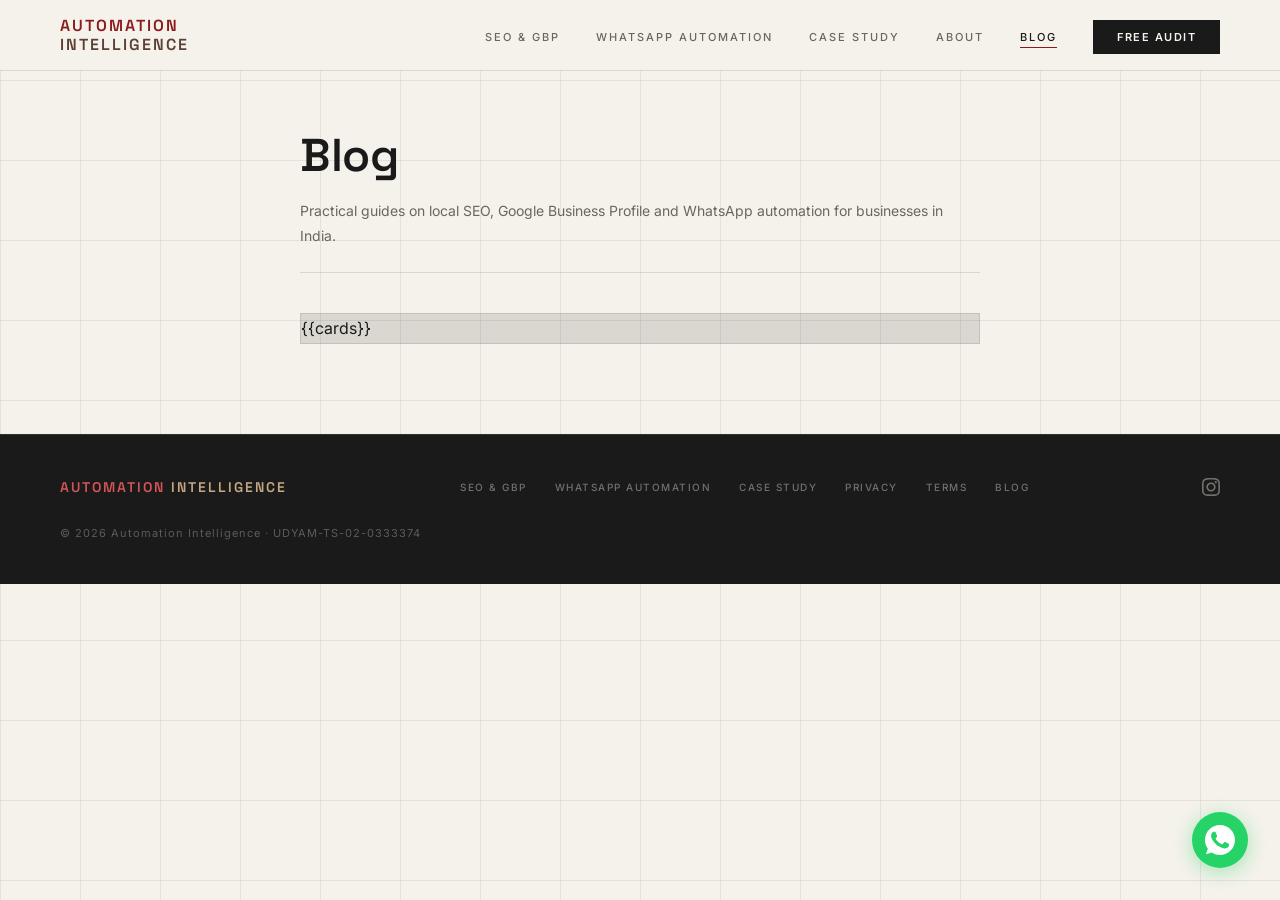
<file: templates/blog-index.html>
<!DOCTYPE html>
<html lang="en"><head>
<meta charset="UTF-8"><meta name="viewport" content="width=device-width, initial-scale=1.0">
<link rel="icon" type="image/x-icon" href="/favicon.ico"><link rel="apple-touch-icon" sizes="180x180" href="/apple-touch-icon.png"><link rel="manifest" href="/site.webmanifest">
<link href="https://fonts.googleapis.com/css2?family=Space+Grotesk:wght@300;400;500;600;700&family=Inter:wght@300;400;500;600&display=swap" rel="stylesheet">
<link rel="stylesheet" href="/blog/blog.css">
<title>Blog: Local SEO, Google Business Profile &amp; WhatsApp Automation | Automation Intelligence</title>
<meta name="description" content="Practical guides on local SEO, Google Business Profile optimization and WhatsApp automation for clinics and local businesses in India.">
<link rel="canonical" href="https://automationintelligence.in/blog/">
</head><body>
<nav>
  <a class="nav-logo" href="/"><span class="red">Automation</span><br><span class="brown">Intelligence</span></a>
  <ul class="nav-links">
    <li><a href="/#services-seo">SEO &amp; GBP</a></li>
    <li><a href="/#services-wa">WhatsApp Automation</a></li>
    <li><a href="/#case-study">Case Study</a></li>
    <li><a href="/#about">About</a></li>
    <li><a href="/blog/" class="active">Blog</a></li>
    <li><a href="/#contact" class="nav-cta">Free Audit</a></li>
  </ul>
  <div class="nav-hamburger" id="hamburger" aria-label="Menu" role="button" tabindex="0"><span></span><span></span><span></span></div>
</nav>
<div class="mobile-menu" id="mobileMenu">
  <a href="/#services-seo" class="mobile-nav-link">SEO &amp; GBP</a>
  <a href="/#services-wa" class="mobile-nav-link">WhatsApp Automation</a>
  <a href="/#case-study" class="mobile-nav-link">Case Study</a>
  <a href="/#about" class="mobile-nav-link">About</a>
  <a href="/blog/" class="mobile-nav-link">Blog</a>
  <a href="/#contact" class="mobile-nav-link" style="color: var(--red);">Free Audit →</a>
</div>
<main><h1>Blog</h1>
<p class="meta">Practical guides on local SEO, Google Business Profile and WhatsApp automation for businesses in India.</p>
<div class="list">{{cards}}</div></main>
<footer>
  <div class="footer-logo"><span class="red">Automation</span> <span class="brown">Intelligence</span></div>
  <div class="footer-links">
    <a href="/#services-seo">SEO &amp; GBP</a>
    <a href="/#services-wa">WhatsApp Automation</a>
    <a href="/#case-study">Case Study</a>
    <a href="/privacy-policy.html">Privacy</a>
    <a href="/terms-of-service.html">Terms</a>
    <a href="/blog/">Blog</a>
  </div>
  <div class="footer-social">
    <a href="https://www.instagram.com/automationintelligence.in" target="_blank" rel="noopener" aria-label="Instagram">
      <svg viewBox="0 0 24 24"><path d="M12 2.163c3.204 0 3.584.012 4.85.07 3.252.148 4.771 1.691 4.919 4.919.058 1.265.069 1.645.069 4.849 0 3.205-.012 3.584-.069 4.849-.149 3.225-1.664 4.771-4.919 4.919-1.266.058-1.644.07-4.85.07-3.204 0-3.584-.012-4.849-.07-3.26-.149-4.771-1.699-4.919-4.92-.058-1.265-.07-1.644-.07-4.849 0-3.204.013-3.583.07-4.849.149-3.227 1.664-4.771 4.919-4.919 1.266-.057 1.645-.069 4.849-.069zm0-2.163c-3.259 0-3.667.014-4.947.072-4.358.2-6.78 2.618-6.98 6.98-.059 1.281-.073 1.689-.073 4.948 0 3.259.014 3.668.072 4.948.2 4.358 2.618 6.78 6.98 6.98 1.281.058 1.689.072 4.948.072 3.259 0 3.668-.014 4.948-.072 4.354-.2 6.782-2.618 6.979-6.98.059-1.28.073-1.689.073-4.948 0-3.259-.014-3.667-.072-4.947-.196-4.354-2.617-6.78-6.979-6.98-1.281-.059-1.69-.073-4.949-.073zm0 5.838c-3.403 0-6.162 2.759-6.162 6.162s2.759 6.163 6.162 6.163 6.162-2.759 6.162-6.163c0-3.403-2.759-6.162-6.162-6.162zm0 10.162c-2.209 0-4-1.79-4-4 0-2.209 1.791-4 4-4s4 1.791 4 4c0 2.21-1.791 4-4 4zm6.406-11.845c-.796 0-1.441.645-1.441 1.44s.645 1.44 1.441 1.44c.795 0 1.439-.645 1.439-1.44s-.644-1.44-1.439-1.44z"/></svg>
    </a>
  </div>
  <div class="footer-copy">© <span id="currentYear"></span> Automation Intelligence · UDYAM-TS-02-0333374</div>
</footer>
<a href="https://wa.me/918341371690?text=Hi%20Rishikesh%2C%20I%20want%20to%20know%20more%20about%20business%20automation." class="wa-float" target="_blank" rel="noopener" aria-label="Chat on WhatsApp">
  <svg viewBox="0 0 32 32" xmlns="http://www.w3.org/2000/svg"><path d="M16.004 0h-.008C7.174 0 0 7.176 0 16c0 3.5 1.132 6.742 3.054 9.38L1.054 31.2l6.054-1.952A15.914 15.914 0 0016.004 32C24.826 32 32 24.822 32 16S24.826 0 16.004 0zm9.314 22.61c-.39 1.1-1.932 2.014-3.17 2.282-.846.18-1.95.322-5.67-1.218-4.762-1.97-7.826-6.81-8.064-7.126-.23-.316-1.928-2.568-1.928-4.896s1.22-3.474 1.654-3.95c.434-.476.948-.596 1.264-.596.316 0 .632.004.908.016.292.014.684-.11 1.07.816.39.934 1.326 3.236 1.442 3.47.116.234.194.508.04.816-.156.316-.234.508-.47.784-.234.278-.494.62-.706.832-.236.236-.48.49-.206.962.274.47 1.222 2.016 2.624 3.266 1.804 1.608 3.324 2.106 3.796 2.34.47.234.744.196 1.018-.118.278-.316 1.186-1.382 1.502-1.858.316-.47.632-.39 1.066-.234.434.156 2.742 1.294 3.214 1.528.47.234.784.352.902.548.116.196.116 1.126-.274 2.226z"/></svg>
</a>
<script>
document.getElementById('currentYear').textContent = new Date().getFullYear();
var h=document.getElementById('hamburger'),m=document.getElementById('mobileMenu');
function tog(){h.classList.toggle('active');m.classList.toggle('open');document.body.style.overflow=m.classList.contains('open')?'hidden':'';}
h.addEventListener('click',tog);
h.addEventListener('keydown',function(e){if(e.key==='Enter'||e.key===' '){e.preventDefault();tog();}});
document.querySelectorAll('.mobile-nav-link').forEach(function(l){l.addEventListener('click',function(){h.classList.remove('active');m.classList.remove('open');document.body.style.overflow='';});});
window.addEventListener('scroll',function(){var n=document.querySelector('nav');if(window.innerWidth>900)n.style.padding=window.scrollY>50?'12px 60px':'16px 60px';});
</script>
</body></html>
</file>
<file: blog/blog.css>
:root{--bg:#F5F2EB;--bg-alt:#EDE9E0;--bg-card:#FDFBF7;--red:#8B1A1A;--brown:#5C4033;--text:#1A1A1A;--text-muted:#6B6560;--border:rgba(26,26,26,.12);--border-strong:rgba(26,26,26,.25);--line:rgba(26,26,26,.08)}
*{margin:0;padding:0;box-sizing:border-box}
html{scroll-behavior:smooth}
body{font-family:'Inter',sans-serif;background:var(--bg);color:var(--text);-webkit-font-smoothing:antialiased;line-height:1.8;overflow-x:hidden}
body::before{content:'';position:fixed;inset:0;background-image:linear-gradient(var(--line) 1px,transparent 1px),linear-gradient(90deg,var(--line) 1px,transparent 1px);background-size:80px 80px;pointer-events:none;z-index:0}
/* NAV (same as homepage) */
nav{position:fixed;top:0;left:0;right:0;z-index:100;padding:16px 60px;display:flex;align-items:center;justify-content:space-between;backdrop-filter:blur(20px);background:rgba(245,242,235,.9);border-bottom:1px solid var(--border);transition:all .3s ease}
.nav-logo{font-family:'Space Grotesk',sans-serif;font-size:16px;font-weight:600;letter-spacing:2px;text-transform:uppercase;line-height:1.2;text-decoration:none}
.nav-logo .red{color:var(--red)}.nav-logo .brown{color:var(--brown)}
.nav-links{display:flex;gap:36px;list-style:none;align-items:center}
.nav-links a{color:var(--text-muted);text-decoration:none;font-size:11px;font-weight:500;letter-spacing:2px;text-transform:uppercase;transition:color .3s}
.nav-links a:hover,.nav-links a.active{color:var(--text)}
.nav-links a.active{border-bottom:1px solid var(--red);padding-bottom:3px}
.nav-links a.nav-cta{background:var(--text);color:var(--bg);padding:10px 24px;font-weight:600;letter-spacing:1.5px}
.nav-links a.nav-cta:hover{background:var(--red);color:#fff}
.nav-hamburger{display:none;flex-direction:column;gap:5px;cursor:pointer;padding:8px;z-index:110}
.nav-hamburger span{width:24px;height:1.5px;background:var(--text);transition:all .3s}
.nav-hamburger.active span:nth-child(1){transform:rotate(45deg) translate(5px,5px)}
.nav-hamburger.active span:nth-child(2){opacity:0}
.nav-hamburger.active span:nth-child(3){transform:rotate(-45deg) translate(5px,-5px)}
.mobile-menu{display:none;position:fixed;inset:0;background:rgba(245,242,235,.98);z-index:105;flex-direction:column;align-items:center;justify-content:center;gap:28px;opacity:0;pointer-events:none;transition:opacity .3s}
.mobile-menu.open{opacity:1;pointer-events:all}
.mobile-menu a{font-family:'Space Grotesk',sans-serif;font-size:24px;color:var(--text-muted);text-decoration:none;letter-spacing:3px;text-transform:uppercase;font-weight:500}
.mobile-menu a:hover{color:var(--red)}
/* CONTENT */
main{position:relative;z-index:1;max-width:720px;margin:0 auto;padding:130px 20px 90px}
.crumbs{font-size:13px;color:var(--text-muted);margin-bottom:24px}.crumbs a{color:var(--text-muted)}
h1{font:600 clamp(32px,5vw,46px)/1.12 'Space Grotesk',sans-serif;letter-spacing:-.5px;margin-bottom:16px}
.meta{font-size:14px;color:var(--text-muted);margin-bottom:40px;padding-bottom:24px;border-bottom:1px solid var(--border)}
article h2{font:600 26px/1.25 'Space Grotesk',sans-serif;margin:44px 0 14px}
article h3{font:600 19px/1.3 'Space Grotesk',sans-serif;margin:28px 0 8px;color:var(--brown)}
article p,article ul,article ol{margin-bottom:18px;font-size:17px}
article ul,article ol{padding-left:24px}article li{margin-bottom:8px}
article a{color:var(--red)}
article table{width:100%;border-collapse:collapse;margin:24px 0;font-size:15px;display:block;overflow-x:auto}
article th,article td{border:1px solid var(--border);padding:10px 12px;text-align:left;vertical-align:top}
article th{background:var(--bg-alt)}
article blockquote{border-left:3px solid var(--red);padding:4px 0 4px 18px;margin:24px 0;color:var(--brown)}
.cta-box{background:var(--text);color:var(--bg);padding:40px;margin-top:56px;position:relative}
.cta-box::before{content:'';position:absolute;top:0;left:0;right:0;height:3px;background:var(--red)}
.cta-box h2{font:600 24px 'Space Grotesk',sans-serif;margin-bottom:10px}
.cta-box p{color:rgba(245,242,235,.6);margin-bottom:22px;font-size:15px}
.cta-box a{display:inline-block;margin:0 10px 10px 0;padding:14px 30px;font-size:11px;font-weight:600;letter-spacing:2px;text-transform:uppercase;text-decoration:none;background:var(--bg);color:var(--text);transition:all .3s}
.cta-box a.alt{background:transparent;color:var(--bg);border:1px solid rgba(245,242,235,.4)}
.cta-box a:hover{background:#D45555;color:#fff;border-color:#D45555}
.list{display:grid;gap:1px;background:var(--border);border:1px solid var(--border);margin-top:32px}
.card{display:block;background:var(--bg-card);padding:28px;text-decoration:none;color:inherit;transition:background .3s}
.card:hover{background:var(--bg-alt)}
.card time{font-size:13px;color:var(--text-muted)}
.card h2{font:600 21px/1.3 'Space Grotesk',sans-serif;margin:6px 0}
.card p{font-size:15px;color:var(--text-muted);margin:0}
/* FOOTER (same as homepage) */
footer{position:relative;z-index:1;background:var(--text);border-top:1px solid rgba(245,242,235,.1);padding:40px 60px;display:flex;align-items:center;justify-content:space-between;flex-wrap:wrap;gap:24px}
.footer-logo{font-family:'Space Grotesk',sans-serif;font-size:14px;font-weight:600;color:var(--bg);letter-spacing:2px;text-transform:uppercase}
.footer-logo .red{color:#D45555}.footer-logo .brown{color:#C4A882}
.footer-links{display:flex;gap:28px;flex-wrap:wrap}
.footer-links a{color:rgba(245,242,235,.4);text-decoration:none;font-size:10px;letter-spacing:1.5px;text-transform:uppercase;font-weight:500;transition:color .3s}
.footer-links a:hover{color:var(--bg)}
.footer-social{display:flex;gap:16px;align-items:center}
.footer-social a{color:rgba(245,242,235,.4);transition:color .3s;display:flex;align-items:center}
.footer-social a:hover{color:var(--bg)}
.footer-social svg{width:18px;height:18px;fill:currentColor}
.footer-copy{font-size:11px;color:rgba(245,242,235,.3);letter-spacing:1px}
/* WHATSAPP FLOAT */
.wa-float{position:fixed;bottom:32px;right:32px;background:#25D366;width:56px;height:56px;border-radius:50%;display:flex;align-items:center;justify-content:center;box-shadow:0 4px 20px rgba(37,211,102,.4);text-decoration:none;z-index:99;transition:all .3s}
.wa-float:hover{transform:scale(1.1)}
.wa-float svg{width:30px;height:30px;fill:#fff}
a:focus-visible,.nav-hamburger:focus-visible{outline:2px solid var(--red);outline-offset:2px}
@media(max-width:900px){nav{padding:14px 24px}.nav-links{display:none}.nav-hamburger{display:flex}.mobile-menu{display:flex}
footer{flex-direction:column;gap:20px;padding:32px 24px;text-align:center}.footer-links{flex-wrap:wrap;justify-content:center}
.wa-float{bottom:20px;right:20px;width:48px;height:48px}.wa-float svg{width:26px;height:26px}.cta-box{padding:28px}}
</file>
